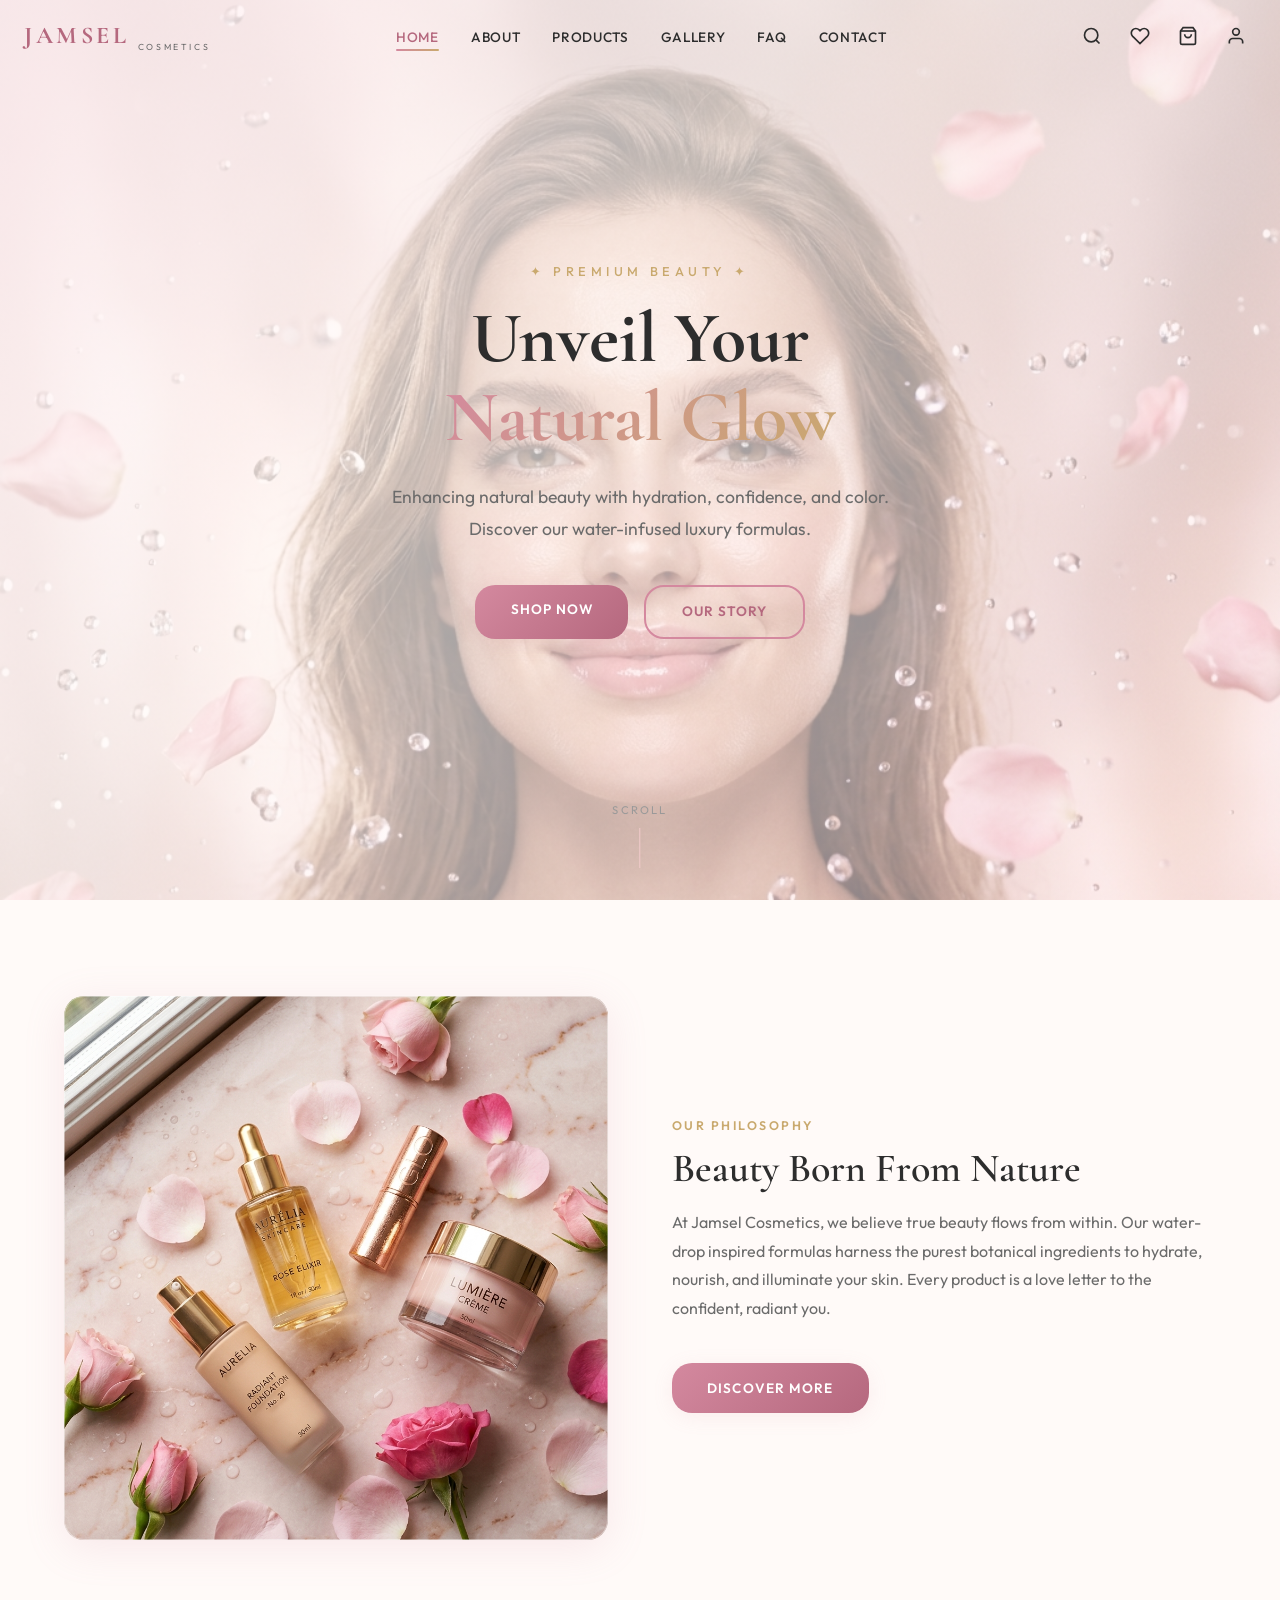
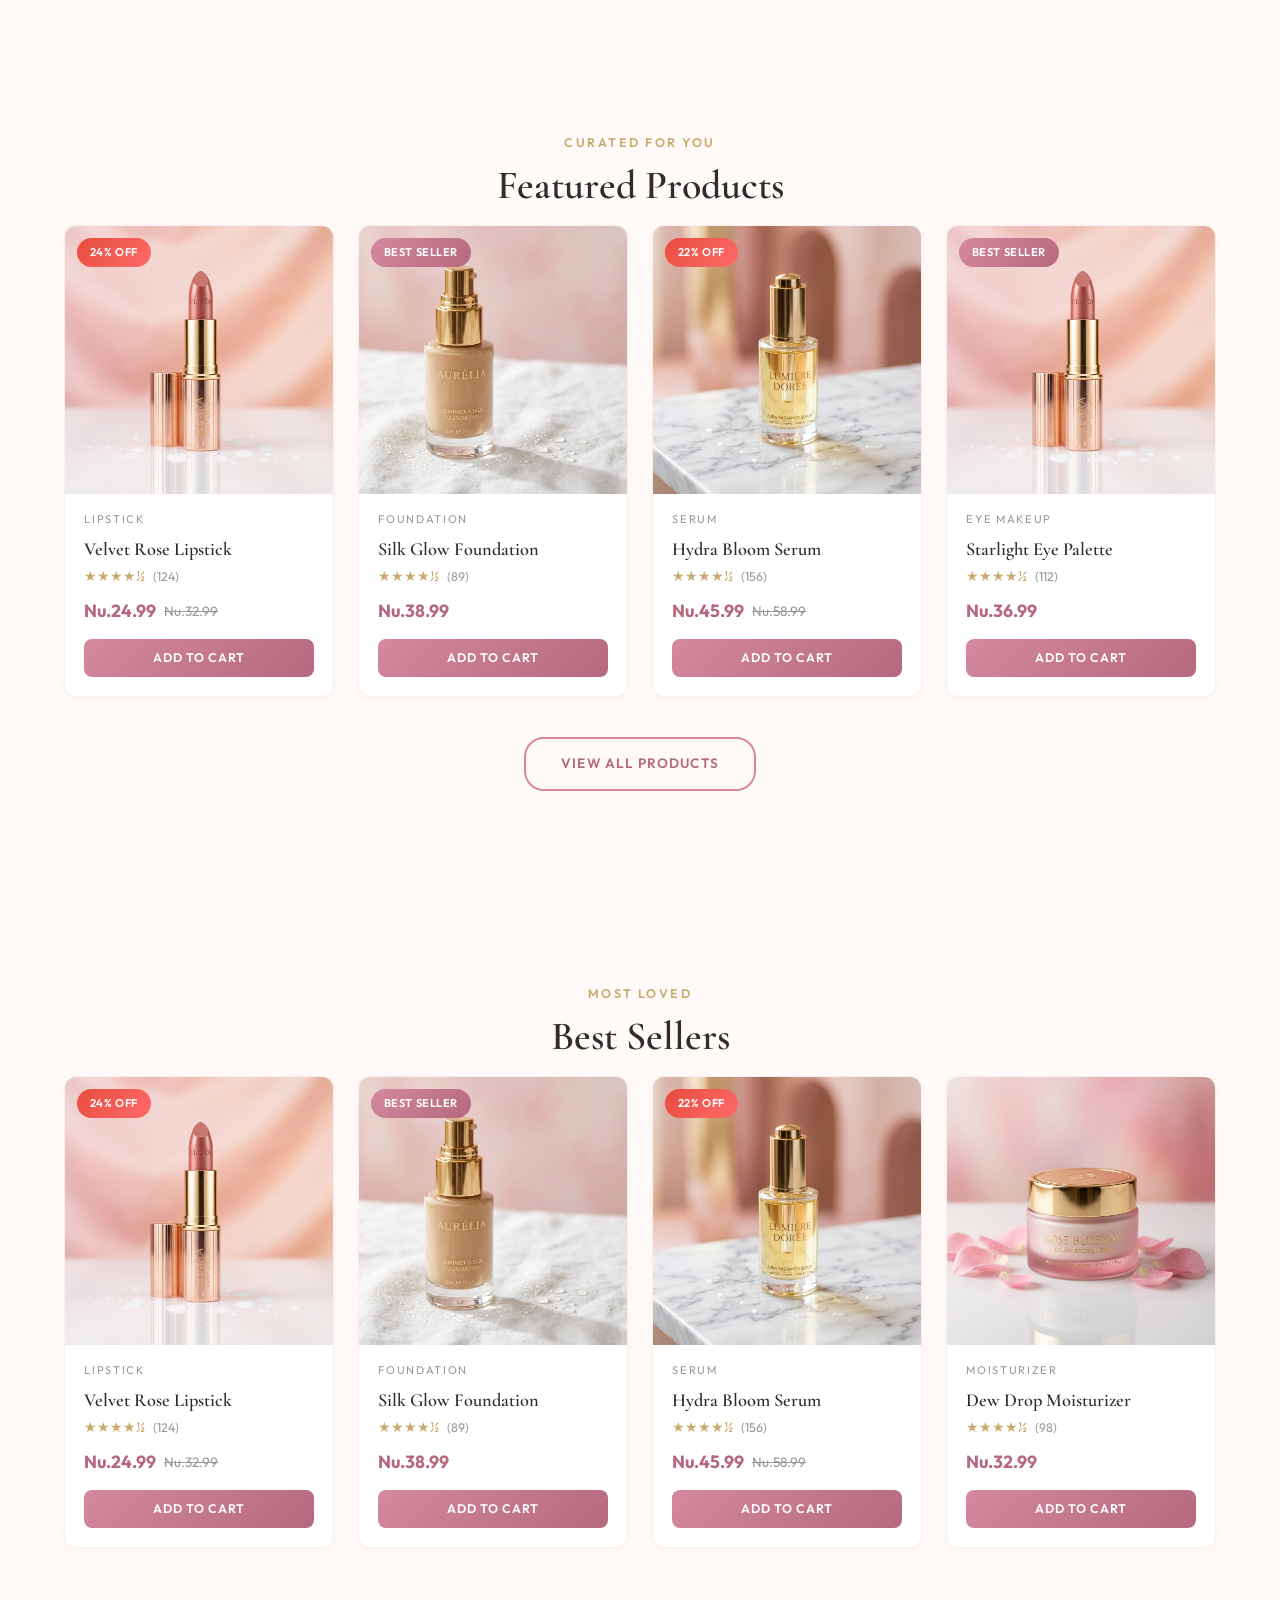
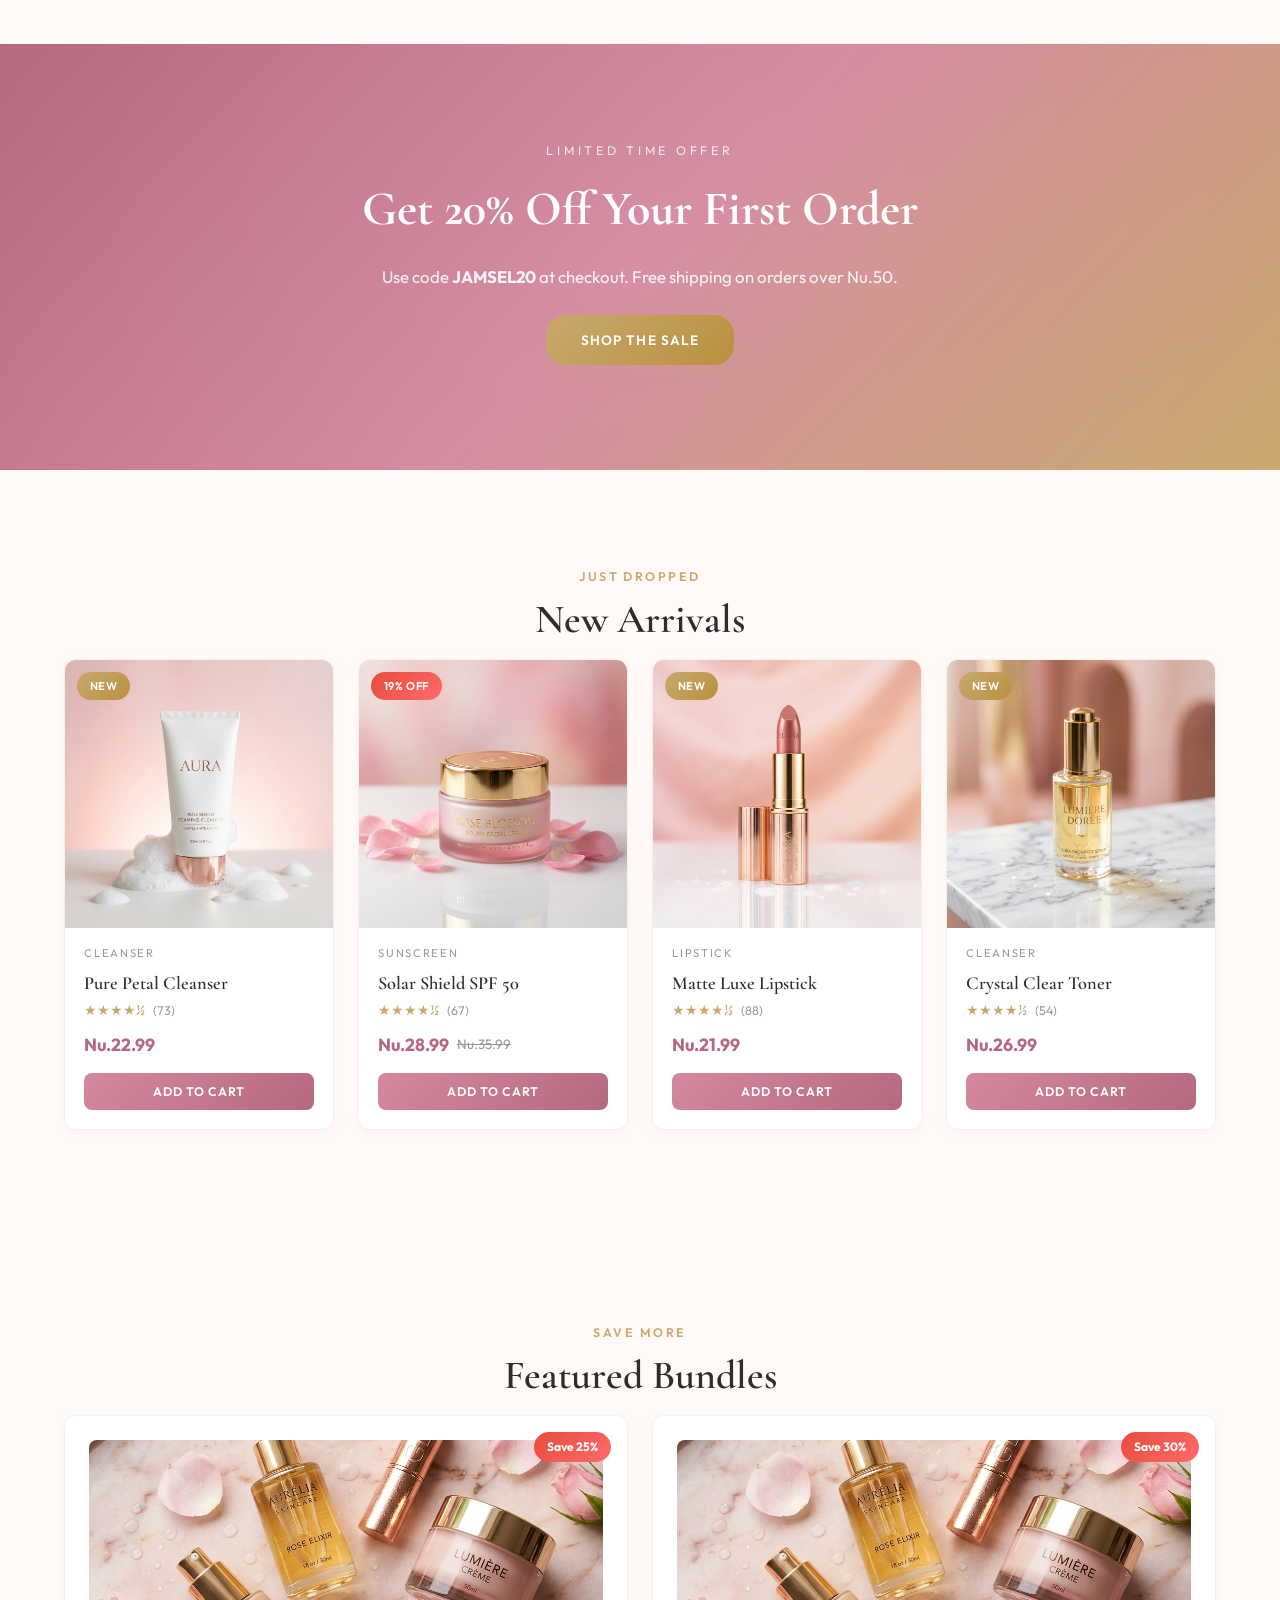
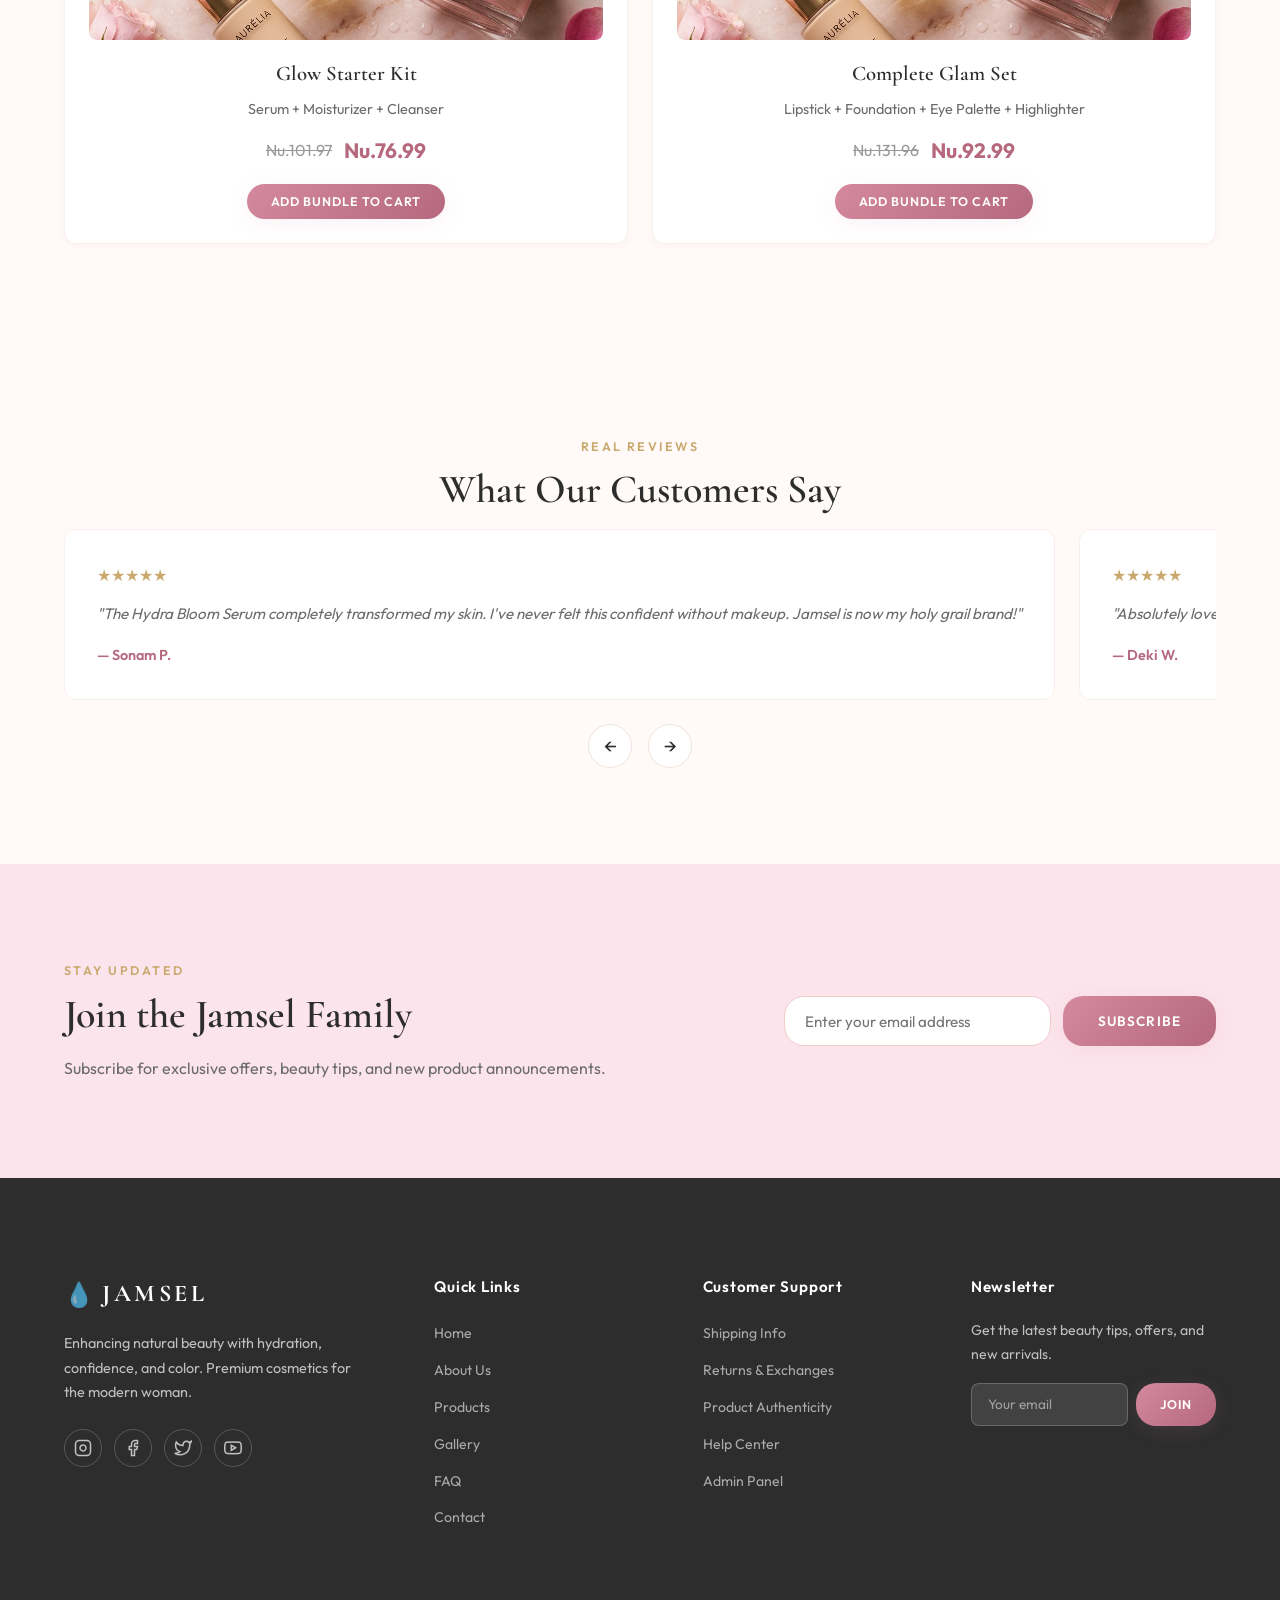
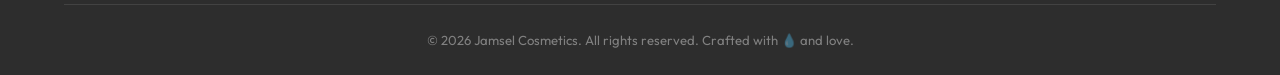
<file: sidd/index.html>
<!DOCTYPE html>
<html lang="en">
<head>
    <meta charset="UTF-8">
    <meta name="viewport" content="width=device-width, initial-scale=1.0">
    <meta name="description" content="Jamsel Cosmetics — Premium luxury beauty products. Enhancing natural beauty with hydration, confidence, and color.">
    <title>Jamsel Cosmetics — Premium Beauty</title>
    <link rel="preconnect" href="https://fonts.googleapis.com">
    <link rel="preconnect" href="https://fonts.gstatic.com" crossorigin>
    <link href="https://fonts.googleapis.com/css2?family=Cormorant+Garamond:ital,wght@0,400;0,500;0,600;0,700;1,400;1,500&family=Outfit:wght@300;400;500;600;700&display=swap" rel="stylesheet">
    <link rel="stylesheet" href="css/style.css">
    <link rel="icon" href="./images/Logo1.png">
</head>
<body>
    <!-- ===================== LOADING SCREEN ===================== -->
    <div id="loading-screen">
        <div class="loader-content">
            <div class="water-drop"></div>
            <p class="loader-brand">JAMSEL</p>
            <p class="loader-tagline">C O S M E T I C S</p>
        </div>
    </div>

    <!-- ===================== HEADER / NAVBAR ===================== -->
    <header id="main-header">
        <nav class="navbar">
            <a href="index.html" class="nav-logo">
             
                <span class="logo-text">JAMSEL</span>
                <span class="logo-sub">COSMETICS</span>
            </a>
            <ul class="nav-links" id="nav-links">
                <li><a href="index.html" class="nav-link active">Home</a></li>
                <li><a href="pages/about.html" class="nav-link">About</a></li>
                <li><a href="pages/products.html" class="nav-link">Products</a></li>
                <li><a href="pages/gallery.html" class="nav-link">Gallery</a></li>
                <li><a href="pages/faq.html" class="nav-link">FAQ</a></li>
                <li><a href="pages/contact.html" class="nav-link">Contact</a></li>
            </ul>
            <div class="nav-actions">
                <button class="nav-icon-btn" id="search-toggle-btn" aria-label="Search">
                    <svg width="20" height="20" viewBox="0 0 24 24" fill="none" stroke="currentColor" stroke-width="2"><circle cx="11" cy="11" r="8"/><path d="m21 21-4.35-4.35"/></svg>
                </button>
                <a href="pages/wishlist.html" class="nav-icon-btn" aria-label="Wishlist">
                    <svg width="20" height="20" viewBox="0 0 24 24" fill="none" stroke="currentColor" stroke-width="2"><path d="M20.84 4.61a5.5 5.5 0 0 0-7.78 0L12 5.67l-1.06-1.06a5.5 5.5 0 0 0-7.78 7.78l1.06 1.06L12 21.23l7.78-7.78 1.06-1.06a5.5 5.5 0 0 0 0-7.78z"/></svg>
                    <span class="badge" id="wishlist-count">0</span>
                </a>
                <a href="pages/cart.html" class="nav-icon-btn" aria-label="Cart">
                    <svg width="20" height="20" viewBox="0 0 24 24" fill="none" stroke="currentColor" stroke-width="2"><path d="M6 2L3 6v14a2 2 0 0 0 2 2h14a2 2 0 0 0 2-2V6l-3-4z"/><line x1="3" y1="6" x2="21" y2="6"/><path d="M16 10a4 4 0 0 1-8 0"/></svg>
                    <span class="badge" id="cart-count">0</span>
                </a>
                <button class="nav-icon-btn" id="login-btn" aria-label="Login">
                    <svg width="20" height="20" viewBox="0 0 24 24" fill="none" stroke="currentColor" stroke-width="2"><path d="M20 21v-2a4 4 0 0 0-4-4H8a4 4 0 0 0-4 4v2"/><circle cx="12" cy="7" r="4"/></svg>
                </button>
                <button class="hamburger" id="hamburger-btn" aria-label="Menu">
                    <span></span><span></span><span></span>
                </button>
            </div>
        </nav>
        <!-- Search Bar -->
        <div class="search-bar" id="search-bar">
            <div class="search-bar-inner">
                <svg width="20" height="20" viewBox="0 0 24 24" fill="none" stroke="currentColor" stroke-width="2"><circle cx="11" cy="11" r="8"/><path d="m21 21-4.35-4.35"/></svg>
                <input type="text" id="search-input" placeholder="Search for products...">
                <button id="search-close-btn" aria-label="Close search">&times;</button>
            </div>
            <div class="search-results" id="search-results"></div>
        </div>
    </header>

    <!-- ===================== MAIN CONTENT ===================== -->
    <main>
        <!-- Hero -->
        <div class="hero">
            <div class="hero-bg">
                <img src="images/hero_banner.png" alt="Jamsel Cosmetics — Luxury Beauty">
            </div>
            <div class="hero-overlay"></div>
            <div class="hero-content">
                <p class="hero-pre animate-fade-up">✦ PREMIUM BEAUTY ✦</p>
                <h1 class="hero-title animate-fade-up delay-1">Unveil Your<br><span class="hero-accent">Natural Glow</span></h1>
                <p class="hero-desc animate-fade-up delay-2">Enhancing natural beauty with hydration, confidence, and color.<br>Discover our water-infused luxury formulas.</p>
                <div class="hero-buttons animate-fade-up delay-3">
                    <a href="pages/products.html" class="btn-primary">Shop Now</a>
                    <a href="pages/about.html" class="btn-outline">Our Story</a>
                </div>
            </div>
            <div class="hero-scroll-indicator">
                <span>Scroll</span>
                <div class="scroll-line"></div>
            </div>
        </div>

        <!-- Brand Story Preview -->
        <div class="section-block brand-preview">
            <div class="container">
                <div class="brand-preview-grid">
                    <div class="brand-preview-img">
                        <img src="images/products_flatlay.png" alt="Jamsel Cosmetics Products">
                    </div>
                    <div class="brand-preview-text">
                        <p class="section-label">Our Philosophy</p>
                        <h2 class="section-title">Beauty Born From Nature</h2>
                        <p class="section-desc">At Jamsel Cosmetics, we believe true beauty flows from within. Our water-drop inspired formulas harness the purest botanical ingredients to hydrate, nourish, and illuminate your skin. Every product is a love letter to the confident, radiant you.</p>
                        <a href="pages/about.html" class="btn-primary">Discover More</a>
                    </div>
                </div>
            </div>
        </div>

        <!-- Featured Products -->
        <div class="section-block featured-section">
            <div class="container">
                <p class="section-label center">Curated For You</p>
                <h2 class="section-title center">Featured Products</h2>
                <div class="products-grid" id="featured-products-grid"></div>
                <div class="center-btn">
                    <a href="pages/products.html" class="btn-outline">View All Products</a>
                </div>
            </div>
        </div>

        <!-- Best Sellers -->
        <div class="section-block bestseller-section">
            <div class="container">
                <p class="section-label center">Most Loved</p>
                <h2 class="section-title center">Best Sellers</h2>
                <div class="products-grid" id="bestseller-products-grid"></div>
            </div>
        </div>

        <!-- Discount Banner -->
        <div class="section-block discount-banner">
            <div class="discount-inner">
                <p class="discount-pre">LIMITED TIME OFFER</p>
                <h2 class="discount-title">Get 20% Off Your First Order</h2>
                <p class="discount-desc">Use code <strong>JAMSEL20</strong> at checkout. Free shipping on orders over Nu.50.</p>
                <a href="pages/products.html" class="btn-primary btn-gold">Shop the Sale</a>
            </div>
        </div>

        <!-- New Arrivals -->
        <div class="section-block new-arrivals-section">
            <div class="container">
                <p class="section-label center">Just Dropped</p>
                <h2 class="section-title center">New Arrivals</h2>
                <div class="products-grid" id="new-arrivals-grid"></div>
            </div>
        </div>

        <!-- Bundle Offers -->
        <div class="section-block bundles-section">
            <div class="container">
                <p class="section-label center">Save More</p>
                <h2 class="section-title center">Featured Bundles</h2>
                <div class="bundles-grid">
                    <div class="bundle-card">
                        <div class="bundle-badge">Save 25%</div>
                        <img src="images/products_flatlay.png" alt="Glow Starter Kit">
                        <h3>Glow Starter Kit</h3>
                        <p>Serum + Moisturizer + Cleanser</p>
                        <div class="bundle-price">
                            <span class="old-price">Nu.101.97</span>
                            <span class="new-price">Nu.76.99</span>
                        </div>
                        <button class="btn-primary btn-sm" onclick="addBundleToCart('bundle1')">Add Bundle to Cart</button>
                    </div>
                    <div class="bundle-card">
                        <div class="bundle-badge">Save 30%</div>
                        <img src="images/products_flatlay.png" alt="Complete Glam Set">
                        <h3>Complete Glam Set</h3>
                        <p>Lipstick + Foundation + Eye Palette + Highlighter</p>
                        <div class="bundle-price">
                            <span class="old-price">Nu.131.96</span>
                            <span class="new-price">Nu.92.99</span>
                        </div>
                        <button class="btn-primary btn-sm" onclick="addBundleToCart('bundle2')">Add Bundle to Cart</button>
                    </div>
                </div>
            </div>
        </div>

        <!-- Testimonials -->
        <div class="section-block testimonials-section">
            <div class="container">
                <p class="section-label center">Real Reviews</p>
                <h2 class="section-title center">What Our Customers Say</h2>
                <div class="testimonials-slider" id="testimonials-slider">
                    <div class="testimonial-track" id="testimonial-track">
                        <div class="testimonial-card">
                            <div class="testimonial-stars">★★★★★</div>
                            <p class="testimonial-text">"The Hydra Bloom Serum completely transformed my skin. I've never felt this confident without makeup. Jamsel is now my holy grail brand!"</p>
                            <p class="testimonial-author">— Sonam P.</p>
                        </div>
                        <div class="testimonial-card">
                            <div class="testimonial-stars">★★★★★</div>
                            <p class="testimonial-text">"Absolutely love the Velvet Rose Lipstick — the colour is divine and it lasts all day. The packaging is so luxurious too!"</p>
                            <p class="testimonial-author">— Deki W.</p>
                        </div>
                        <div class="testimonial-card">
                            <div class="testimonial-stars">★★★★★</div>
                            <p class="testimonial-text">"The Silk Glow Foundation gives the most natural, dewy finish. It feels like a second skin. I'm obsessed!"</p>
                            <p class="testimonial-author">— Tshering L.</p>
                        </div>
                        <div class="testimonial-card">
                            <div class="testimonial-stars">★★★★☆</div>
                            <p class="testimonial-text">"Beautiful products and gorgeous packaging. The Dew Drop Moisturizer keeps my skin hydrated for 24 hours. Truly premium quality."</p>
                            <p class="testimonial-author">— Pema K.</p>
                        </div>
                        <div class="testimonial-card">
                            <div class="testimonial-stars">★★★★★</div>
                            <p class="testimonial-text">"I've tried countless brands but nothing compares to Jamsel. The ingredients are clean and my sensitive skin loves every product."</p>
                            <p class="testimonial-author">— Karma D.</p>
                        </div>
                    </div>
                    <div class="slider-controls">
                        <button class="slider-btn prev-btn" id="testimonial-prev" aria-label="Previous">&larr;</button>
                        <button class="slider-btn next-btn" id="testimonial-next" aria-label="Next">&rarr;</button>
                    </div>
                </div>
            </div>
        </div>

        <!-- Newsletter -->
        <div class="section-block newsletter-section">
            <div class="container">
                <div class="newsletter-inner">
                    <div class="newsletter-text">
                        <p class="section-label">Stay Updated</p>
                        <h2 class="section-title">Join the Jamsel Family</h2>
                        <p class="section-desc">Subscribe for exclusive offers, beauty tips, and new product announcements.</p>
                    </div>
                    <form class="newsletter-form" id="newsletter-form">
                        <input type="email" placeholder="Enter your email address" required>
                        <button type="submit" class="btn-primary">Subscribe</button>
                    </form>
                </div>
            </div>
        </div>
    </main>

    <!-- ===================== FOOTER ===================== -->
    <footer id="main-footer">
        <div class="footer-content">
            <div class="footer-grid">
                <div class="footer-brand">
                    <div class="footer-logo">
                        <span class="logo-icon">💧</span>
                        <span class="logo-text">JAMSEL</span>
                    </div>
                    <p>Enhancing natural beauty with hydration, confidence, and color. Premium cosmetics for the modern woman.</p>
                    <div class="footer-social">
                        <a href="#" aria-label="Instagram"><svg width="18" height="18" viewBox="0 0 24 24" fill="none" stroke="currentColor" stroke-width="2"><rect x="2" y="2" width="20" height="20" rx="5" ry="5"/><path d="M16 11.37A4 4 0 1112.63 8 4 4 0 0116 11.37z"/><line x1="17.5" y1="6.5" x2="17.51" y2="6.5"/></svg></a>
                        <a href="#" aria-label="Facebook"><svg width="18" height="18" viewBox="0 0 24 24" fill="none" stroke="currentColor" stroke-width="2"><path d="M18 2h-3a5 5 0 00-5 5v3H7v4h3v8h4v-8h3l1-4h-4V7a1 1 0 011-1h3z"/></svg></a>
                        <a href="#" aria-label="Twitter"><svg width="18" height="18" viewBox="0 0 24 24" fill="none" stroke="currentColor" stroke-width="2"><path d="M23 3a10.9 10.9 0 01-3.14 1.53 4.48 4.48 0 00-7.86 3v1A10.66 10.66 0 013 4s-4 9 5 13a11.64 11.64 0 01-7 2c9 5 20 0 20-11.5a4.5 4.5 0 00-.08-.83A7.72 7.72 0 0023 3z"/></svg></a>
                        <a href="#" aria-label="YouTube"><svg width="18" height="18" viewBox="0 0 24 24" fill="none" stroke="currentColor" stroke-width="2"><path d="M22.54 6.42a2.78 2.78 0 00-1.94-2C18.88 4 12 4 12 4s-6.88 0-8.6.46a2.78 2.78 0 00-1.94 2A29 29 0 001 11.75a29 29 0 00.46 5.33A2.78 2.78 0 003.4 19.1c1.72.46 8.6.46 8.6.46s6.88 0 8.6-.46a2.78 2.78 0 001.94-2 29 29 0 00.46-5.25 29 29 0 00-.46-5.43z"/><polygon points="9.75 15.02 15.5 11.75 9.75 8.48 9.75 15.02"/></svg></a>
                    </div>
                </div>
                <div class="footer-links">
                    <h4>Quick Links</h4>
                    <ul>
                        <li><a href="index.html">Home</a></li>
                        <li><a href="pages/about.html">About Us</a></li>
                        <li><a href="pages/products.html">Products</a></li>
                        <li><a href="pages/gallery.html">Gallery</a></li>
                        <li><a href="pages/faq.html">FAQ</a></li>
                        <li><a href="pages/contact.html">Contact</a></li>
                    </ul>
                </div>
                <div class="footer-links">
                    <h4>Customer Support</h4>
                    <ul>
                        <li><a href="pages/faq.html">Shipping Info</a></li>
                        <li><a href="pages/faq.html">Returns &amp; Exchanges</a></li>
                        <li><a href="pages/faq.html">Product Authenticity</a></li>
                        <li><a href="pages/contact.html">Help Center</a></li>
                        <li><a href="pages/admin.html" target="_blank">Admin Panel</a></li>
                    </ul>
                </div>
                <div class="footer-newsletter">
                    <h4>Newsletter</h4>
                    <p>Get the latest beauty tips, offers, and new arrivals.</p>
                    <form class="footer-newsletter-form" id="footer-newsletter-form">
                        <input type="email" placeholder="Your email" required>
                        <button type="submit" class="btn-primary btn-sm">Join</button>
                    </form>
                </div>
            </div>
            <div class="footer-bottom">
                <p>&copy; 2026 Jamsel Cosmetics. All rights reserved. Crafted with 💧 and love.</p>
            </div>
        </div>
    </footer>

    <!-- Back to Top -->
    <button id="back-to-top" aria-label="Back to top">
        <svg width="20" height="20" viewBox="0 0 24 24" fill="none" stroke="currentColor" stroke-width="2.5"><polyline points="18 15 12 9 6 15"/></svg>
    </button>

    <!-- Quick View Modal -->
    <div class="modal-overlay" id="quick-view-modal">
        <div class="modal-content">
            <button class="modal-close" id="modal-close">&times;</button>
            <div id="quick-view-content"></div>
        </div>
    </div>

    <!-- Login Modal -->
    <div class="modal-overlay" id="login-modal">
        <div class="modal-content login-modal-content">
            <button class="modal-close" id="login-modal-close">&times;</button>
            <div class="login-content">
                <h2>Welcome Back</h2>
                <p>Sign in to your Jamsel account</p>
                <form class="login-form" id="login-form">
                    <div class="form-group"><label for="login-email">Email</label><input type="email" id="login-email" placeholder="your@email.com"></div>
                    <div class="form-group"><label for="login-password">Password</label><input type="password" id="login-password" placeholder="••••••••"></div>
                    <button type="submit" class="btn-primary btn-full">Sign In</button>
                </form>
                <p class="login-note">This is a UI demo. No actual authentication.</p>
            </div>
        </div>
    </div>

    <!-- Toast -->
    <div class="toast-container" id="toast-container"></div>

    <script src="js/script.js"></script>
    <script>
        document.addEventListener('DOMContentLoaded', () => {
            // Home page specific: render product grids
            renderProductGrid('featured-products-grid', products.filter(p => p.badge === 'bestseller').slice(0, 4));
            renderProductGrid('bestseller-products-grid', products.filter(p => p.rating >= 4.7).slice(0, 4));
            renderProductGrid('new-arrivals-grid', products.filter(p => p.isNew).slice(0, 4));
            initTestimonialSlider();
        });
    </script>
</body>
</html>
</file>
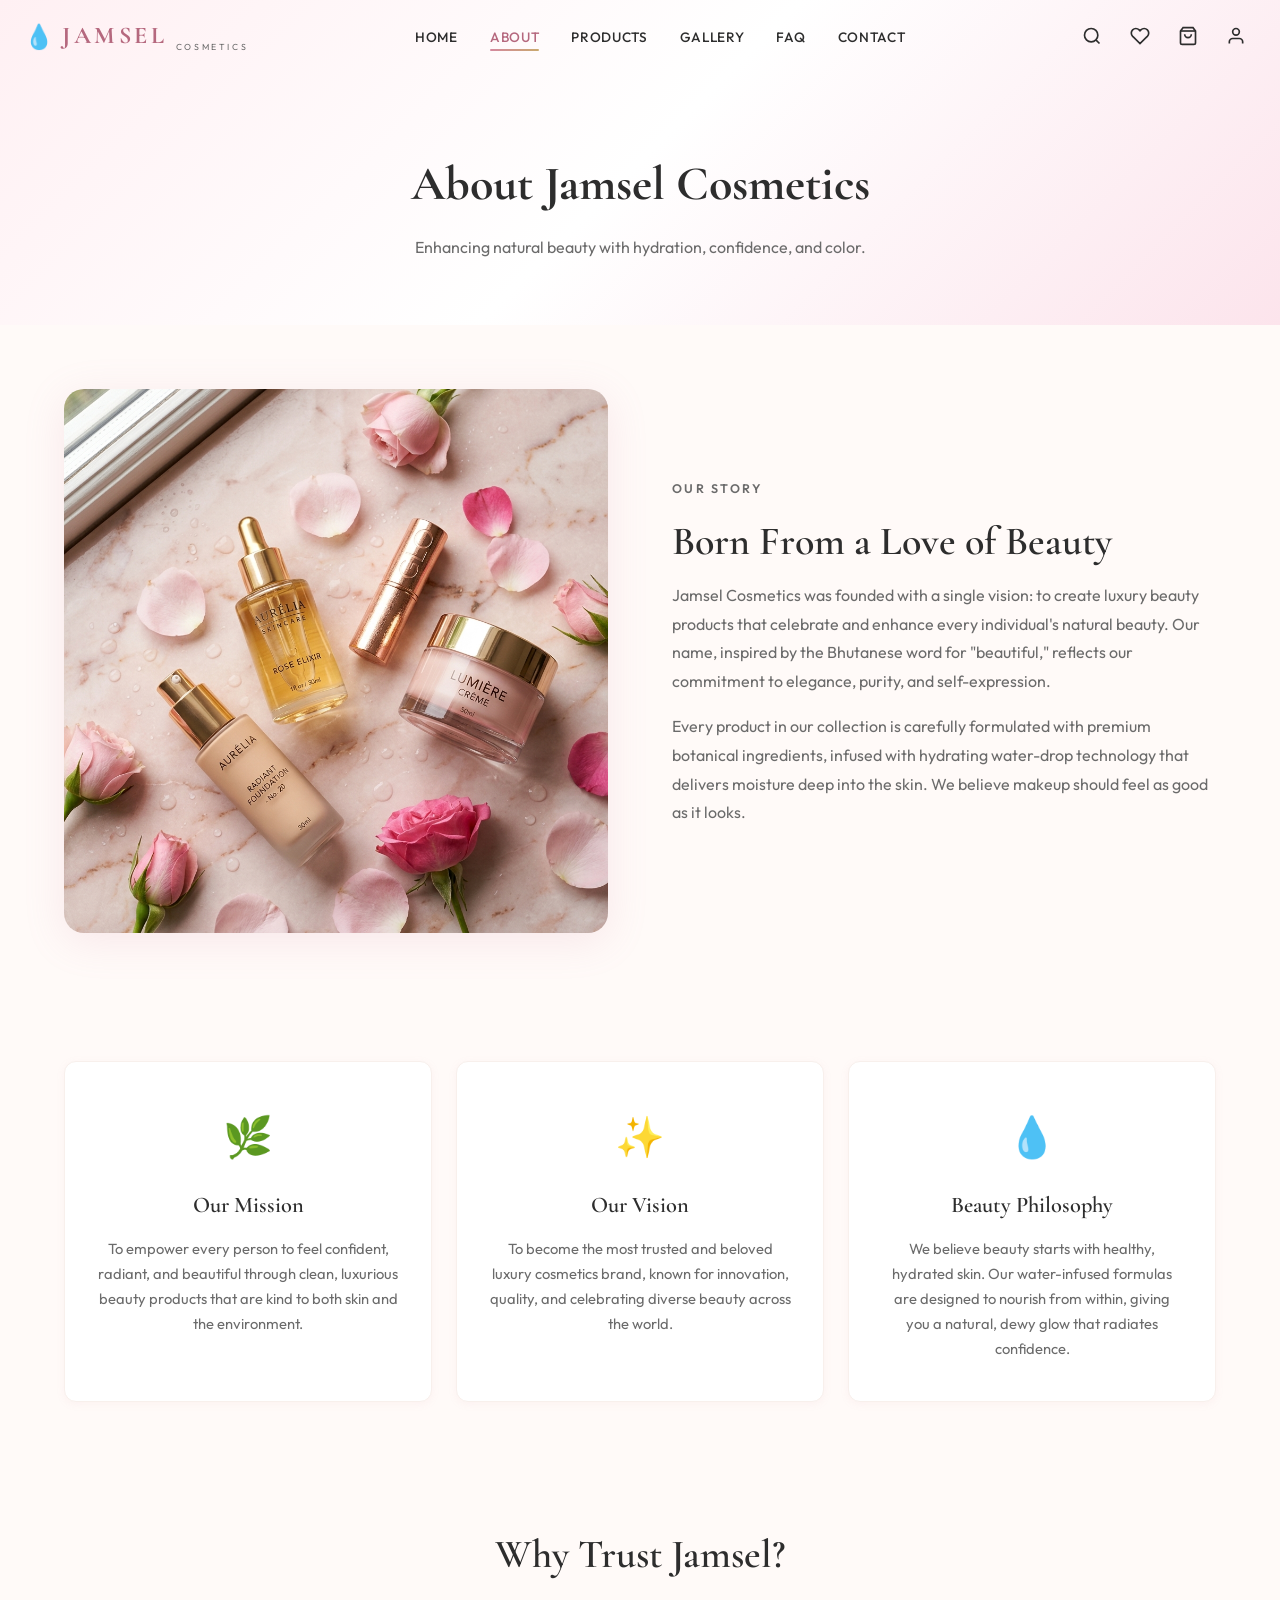
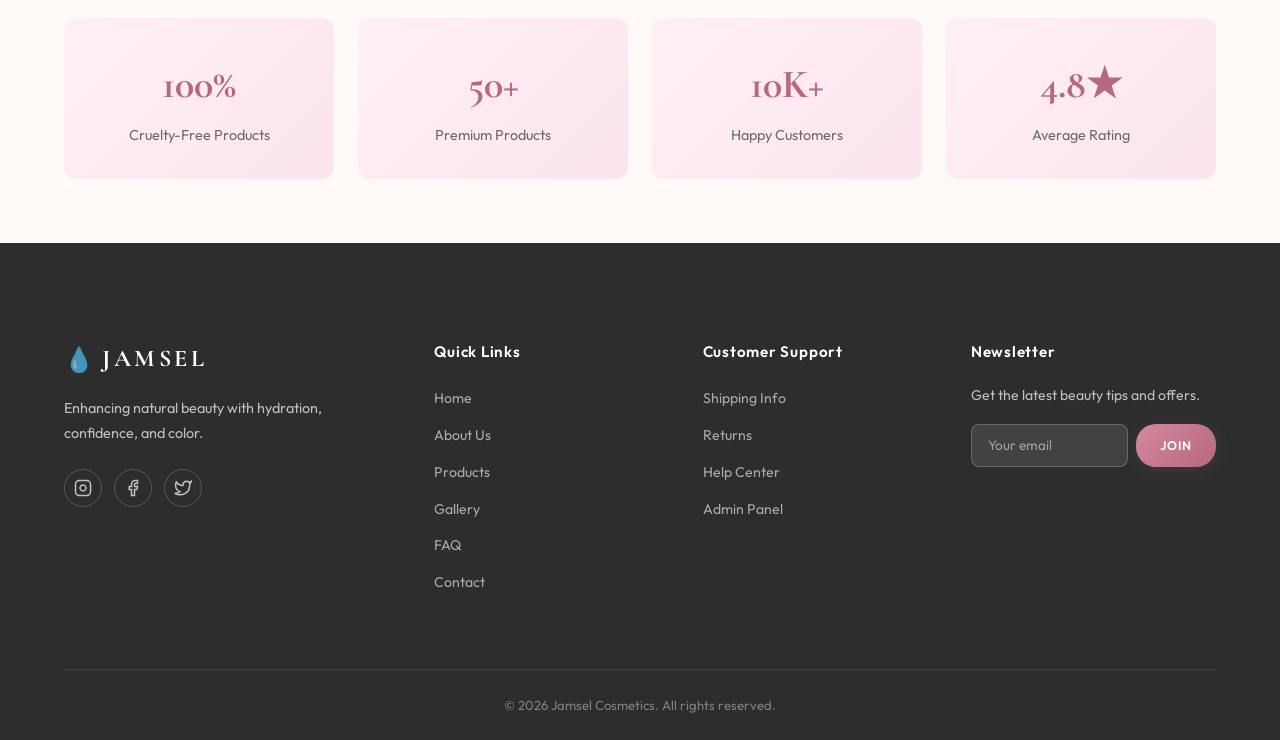
<file: sidd/pages/about.html>
<!DOCTYPE html>
<html lang="en">
<head>
    <meta charset="UTF-8">
    <meta name="viewport" content="width=device-width, initial-scale=1.0">
    <meta name="description" content="Discover the story behind Jamsel Cosmetics — our mission, vision, and beauty philosophy.">
    <title>About Us — Jamsel Cosmetics</title>
    <link rel="preconnect" href="https://fonts.googleapis.com">
    <link rel="preconnect" href="https://fonts.gstatic.com" crossorigin>
    <link href="https://fonts.googleapis.com/css2?family=Cormorant+Garamond:ital,wght@0,400;0,500;0,600;0,700;1,400;1,500&family=Outfit:wght@300;400;500;600;700&display=swap" rel="stylesheet">
    <link rel="stylesheet" href="../css/style.css">
    <link rel="icon" href="./images/Logo1.png" type="image/png">
</head>
<body>
    <!-- Header -->
    <header id="main-header">
        <nav class="navbar">
            <a href="../index.html" class="nav-logo"><span class="logo-icon">💧</span><span class="logo-text">JAMSEL</span><span class="logo-sub">COSMETICS</span></a>
            <ul class="nav-links" id="nav-links">
                <li><a href="../index.html" class="nav-link">Home</a></li>
                <li><a href="about.html" class="nav-link active">About</a></li>
                <li><a href="products.html" class="nav-link">Products</a></li>
                <li><a href="gallery.html" class="nav-link">Gallery</a></li>
                <li><a href="faq.html" class="nav-link">FAQ</a></li>
                <li><a href="contact.html" class="nav-link">Contact</a></li>
            </ul>
            <div class="nav-actions">
                <button class="nav-icon-btn" id="search-toggle-btn" aria-label="Search"><svg width="20" height="20" viewBox="0 0 24 24" fill="none" stroke="currentColor" stroke-width="2"><circle cx="11" cy="11" r="8"/><path d="m21 21-4.35-4.35"/></svg></button>
                <a href="wishlist.html" class="nav-icon-btn" aria-label="Wishlist"><svg width="20" height="20" viewBox="0 0 24 24" fill="none" stroke="currentColor" stroke-width="2"><path d="M20.84 4.61a5.5 5.5 0 0 0-7.78 0L12 5.67l-1.06-1.06a5.5 5.5 0 0 0-7.78 7.78l1.06 1.06L12 21.23l7.78-7.78 1.06-1.06a5.5 5.5 0 0 0 0-7.78z"/></svg><span class="badge" id="wishlist-count">0</span></a>
                <a href="cart.html" class="nav-icon-btn" aria-label="Cart"><svg width="20" height="20" viewBox="0 0 24 24" fill="none" stroke="currentColor" stroke-width="2"><path d="M6 2L3 6v14a2 2 0 0 0 2 2h14a2 2 0 0 0 2-2V6l-3-4z"/><line x1="3" y1="6" x2="21" y2="6"/><path d="M16 10a4 4 0 0 1-8 0"/></svg><span class="badge" id="cart-count">0</span></a>
                <button class="nav-icon-btn" id="login-btn" aria-label="Login"><svg width="20" height="20" viewBox="0 0 24 24" fill="none" stroke="currentColor" stroke-width="2"><path d="M20 21v-2a4 4 0 0 0-4-4H8a4 4 0 0 0-4 4v2"/><circle cx="12" cy="7" r="4"/></svg></button>
                <button class="hamburger" id="hamburger-btn" aria-label="Menu"><span></span><span></span><span></span></button>
            </div>
        </nav>
        <div class="search-bar" id="search-bar">
            <div class="search-bar-inner"><svg width="20" height="20" viewBox="0 0 24 24" fill="none" stroke="currentColor" stroke-width="2"><circle cx="11" cy="11" r="8"/><path d="m21 21-4.35-4.35"/></svg><input type="text" id="search-input" placeholder="Search for products..."><button id="search-close-btn" aria-label="Close">&times;</button></div>
            <div class="search-results" id="search-results"></div>
        </div>
    </header>

    <main>
        <div class="page-hero">
            <h1>About Jamsel Cosmetics</h1>
            <p>Enhancing natural beauty with hydration, confidence, and color.</p>
        </div>
        <div class="container">
            <div class="about-grid">
                <div class="about-img"><img src="../images/products_flatlay.png" alt="Jamsel Cosmetics Story"></div>
                <div class="about-text">
                    <p class="section-label">Our Story</p>
                    <h2 class="section-title">Born From a Love of Beauty</h2>
                    <p>Jamsel Cosmetics was founded with a single vision: to create luxury beauty products that celebrate and enhance every individual's natural beauty. Our name, inspired by the Bhutanese word for "beautiful," reflects our commitment to elegance, purity, and self-expression.</p>
                    <p>Every product in our collection is carefully formulated with premium botanical ingredients, infused with hydrating water-drop technology that delivers moisture deep into the skin. We believe makeup should feel as good as it looks.</p>
                </div>
            </div>
            <div class="about-values">
                <div class="value-card"><div class="value-icon">🌿</div><h3>Our Mission</h3><p>To empower every person to feel confident, radiant, and beautiful through clean, luxurious beauty products that are kind to both skin and the environment.</p></div>
                <div class="value-card"><div class="value-icon">✨</div><h3>Our Vision</h3><p>To become the most trusted and beloved luxury cosmetics brand, known for innovation, quality, and celebrating diverse beauty across the world.</p></div>
                <div class="value-card"><div class="value-icon">💧</div><h3>Beauty Philosophy</h3><p>We believe beauty starts with healthy, hydrated skin. Our water-infused formulas are designed to nourish from within, giving you a natural, dewy glow that radiates confidence.</p></div>
            </div>
            <div class="trust-section">
                <h2 class="section-title center">Why Trust Jamsel?</h2>
                <div class="trust-grid">
                    <div class="trust-item"><span class="trust-number">100%</span><p>Cruelty-Free Products</p></div>
                    <div class="trust-item"><span class="trust-number">50+</span><p>Premium Products</p></div>
                    <div class="trust-item"><span class="trust-number">10K+</span><p>Happy Customers</p></div>
                    <div class="trust-item"><span class="trust-number">4.8★</span><p>Average Rating</p></div>
                </div>
            </div>
        </div>
    </main>

    <!-- Footer -->
    <footer id="main-footer">
        <div class="footer-content">
            <div class="footer-grid">
                <div class="footer-brand"><div class="footer-logo"><span class="logo-icon">💧</span><span class="logo-text">JAMSEL</span></div><p>Enhancing natural beauty with hydration, confidence, and color.</p><div class="footer-social"><a href="#" aria-label="Instagram"><svg width="18" height="18" viewBox="0 0 24 24" fill="none" stroke="currentColor" stroke-width="2"><rect x="2" y="2" width="20" height="20" rx="5" ry="5"/><path d="M16 11.37A4 4 0 1112.63 8 4 4 0 0116 11.37z"/><line x1="17.5" y1="6.5" x2="17.51" y2="6.5"/></svg></a><a href="#" aria-label="Facebook"><svg width="18" height="18" viewBox="0 0 24 24" fill="none" stroke="currentColor" stroke-width="2"><path d="M18 2h-3a5 5 0 00-5 5v3H7v4h3v8h4v-8h3l1-4h-4V7a1 1 0 011-1h3z"/></svg></a><a href="#" aria-label="Twitter"><svg width="18" height="18" viewBox="0 0 24 24" fill="none" stroke="currentColor" stroke-width="2"><path d="M23 3a10.9 10.9 0 01-3.14 1.53 4.48 4.48 0 00-7.86 3v1A10.66 10.66 0 013 4s-4 9 5 13a11.64 11.64 0 01-7 2c9 5 20 0 20-11.5a4.5 4.5 0 00-.08-.83A7.72 7.72 0 0023 3z"/></svg></a></div></div>
                <div class="footer-links"><h4>Quick Links</h4><ul><li><a href="../index.html">Home</a></li><li><a href="about.html">About Us</a></li><li><a href="products.html">Products</a></li><li><a href="gallery.html">Gallery</a></li><li><a href="faq.html">FAQ</a></li><li><a href="contact.html">Contact</a></li></ul></div>
                <div class="footer-links"><h4>Customer Support</h4><ul><li><a href="faq.html">Shipping Info</a></li><li><a href="faq.html">Returns</a></li><li><a href="contact.html">Help Center</a></li><li><a href="admin.html" target="_blank">Admin Panel</a></li></ul></div>
                <div class="footer-newsletter"><h4>Newsletter</h4><p>Get the latest beauty tips and offers.</p><form class="footer-newsletter-form" id="footer-newsletter-form"><input type="email" placeholder="Your email" required><button type="submit" class="btn-primary btn-sm">Join</button></form></div>
            </div>
            <div class="footer-bottom"><p>&copy; 2026 Jamsel Cosmetics. All rights reserved.</p></div>
        </div>
    </footer>
    <button id="back-to-top" aria-label="Back to top"><svg width="20" height="20" viewBox="0 0 24 24" fill="none" stroke="currentColor" stroke-width="2.5"><polyline points="18 15 12 9 6 15"/></svg></button>
    <div class="modal-overlay" id="quick-view-modal"><div class="modal-content"><button class="modal-close" id="modal-close">&times;</button><div id="quick-view-content"></div></div></div>
    <div class="modal-overlay" id="login-modal"><div class="modal-content login-modal-content"><button class="modal-close" id="login-modal-close">&times;</button><div class="login-content"><h2>Welcome Back</h2><p>Sign in to your Jamsel account</p><form class="login-form" id="login-form"><div class="form-group"><label for="login-email">Email</label><input type="email" id="login-email" placeholder="your@email.com"></div><div class="form-group"><label for="login-password">Password</label><input type="password" id="login-password" placeholder="••••••••"></div><button type="submit" class="btn-primary btn-full">Sign In</button></form><p class="login-note">UI demo only.</p></div></div></div>
    <div class="toast-container" id="toast-container"></div>
    <script src="../js/script.js"></script>
</body>
</html>
</file>
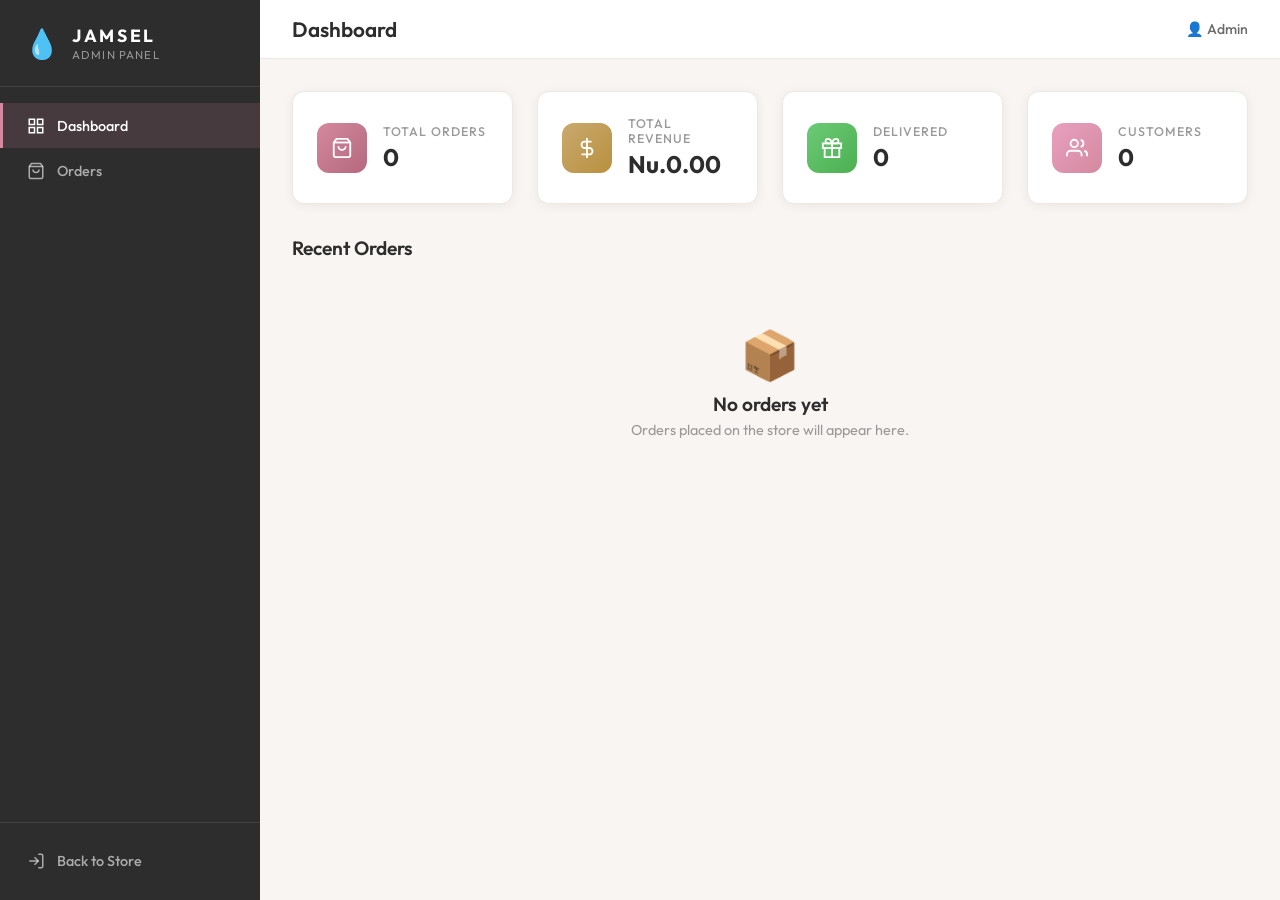
<file: sidd/pages/admin.html>
<!DOCTYPE html>
<html lang="en">
<head>
    <meta charset="UTF-8">
    <meta name="viewport" content="width=device-width, initial-scale=1.0">
    <title>Jamsel Cosmetics — Admin Dashboard</title>
    <link rel="preconnect" href="https://fonts.googleapis.com">
    <link rel="preconnect" href="https://fonts.gstatic.com" crossorigin>
    <link href="https://fonts.googleapis.com/css2?family=Outfit:wght@300;400;500;600;700&display=swap" rel="stylesheet">
    <link rel="stylesheet" href="../css/admin.css">
    <link rel="icon" href="./images/Logo1.png">
</head>
<body>
    <!-- Admin Sidebar -->
    <aside class="sidebar" id="sidebar">
        <div class="sidebar-header">
            <span class="sidebar-logo">💧</span>
            <div>
                <h2>JAMSEL</h2>
                <p>Admin Panel</p>
            </div>
        </div>
        <nav class="sidebar-nav">
            <a href="#" class="sidebar-link active" data-tab="dashboard">
                <svg width="18" height="18" viewBox="0 0 24 24" fill="none" stroke="currentColor" stroke-width="2"><rect x="3" y="3" width="7" height="7"/><rect x="14" y="3" width="7" height="7"/><rect x="14" y="14" width="7" height="7"/><rect x="3" y="14" width="7" height="7"/></svg>
                Dashboard
            </a>
            <a href="#" class="sidebar-link" data-tab="orders">
                <svg width="18" height="18" viewBox="0 0 24 24" fill="none" stroke="currentColor" stroke-width="2"><path d="M6 2L3 6v14a2 2 0 0 0 2 2h14a2 2 0 0 0 2-2V6l-3-4z"/><line x1="3" y1="6" x2="21" y2="6"/><path d="M16 10a4 4 0 0 1-8 0"/></svg>
                Orders
            </a>
        </nav>
        <div class="sidebar-footer">
            <a href="../index.html" class="sidebar-link">
                <svg width="18" height="18" viewBox="0 0 24 24" fill="none" stroke="currentColor" stroke-width="2"><path d="M15 3h4a2 2 0 0 1 2 2v14a2 2 0 0 1-2 2h-4"/><polyline points="10 17 15 12 10 7"/><line x1="15" y1="12" x2="3" y2="12"/></svg>
                Back to Store
            </a>
        </div>
    </aside>

    <!-- Main Content -->
    <main class="admin-main">
        <!-- Top Bar -->
        <header class="admin-topbar">
            <button class="menu-toggle" id="menu-toggle">
                <span></span><span></span><span></span>
            </button>
            <h1 id="page-title">Dashboard</h1>
            <div class="topbar-right">
                <span class="admin-user">👤 Admin</span>
            </div>
        </header>

        <!-- Dashboard Tab -->
        <div class="tab-content active" id="tab-dashboard">
            <div class="stats-grid">
                <div class="stat-card">
                    <div class="stat-icon" style="background: linear-gradient(135deg, #D4899F, #B5687E);">
                        <svg width="22" height="22" viewBox="0 0 24 24" fill="none" stroke="white" stroke-width="2"><path d="M6 2L3 6v14a2 2 0 0 0 2 2h14a2 2 0 0 0 2-2V6l-3-4z"/><line x1="3" y1="6" x2="21" y2="6"/><path d="M16 10a4 4 0 0 1-8 0"/></svg>
                    </div>
                    <div class="stat-info">
                        <p class="stat-label">Total Orders</p>
                        <h3 class="stat-value" id="stat-total-orders">0</h3>
                    </div>
                </div>
                <div class="stat-card">
                    <div class="stat-icon" style="background: linear-gradient(135deg, #C9A96E, #B8903E);">
                        <svg width="22" height="22" viewBox="0 0 24 24" fill="none" stroke="white" stroke-width="2"><line x1="12" y1="1" x2="12" y2="23"/><path d="M17 5H9.5a3.5 3.5 0 0 0 0 7h5a3.5 3.5 0 0 1 0 7H6"/></svg>
                    </div>
                    <div class="stat-info">
                        <p class="stat-label">Total Revenue</p>
                        <h3 class="stat-value" id="stat-revenue">Nu.0.00</h3>
                    </div>
                </div>
                <div class="stat-card">
                    <div class="stat-icon" style="background: linear-gradient(135deg, #6BCB77, #4CAF50);">
                        <svg width="22" height="22" viewBox="0 0 24 24" fill="none" stroke="white" stroke-width="2"><polyline points="20 12 20 22 4 22 4 12"/><rect x="2" y="7" width="20" height="5"/><line x1="12" y1="22" x2="12" y2="7"/><path d="M12 7H7.5a2.5 2.5 0 0 1 0-5C11 2 12 7 12 7z"/><path d="M12 7h4.5a2.5 2.5 0 0 0 0-5C13 2 12 7 12 7z"/></svg>
                    </div>
                    <div class="stat-info">
                        <p class="stat-label">Delivered</p>
                        <h3 class="stat-value" id="stat-delivered">0</h3>
                    </div>
                </div>
                <div class="stat-card">
                    <div class="stat-icon" style="background: linear-gradient(135deg, #E8A0BF, #D4899F);">
                        <svg width="22" height="22" viewBox="0 0 24 24" fill="none" stroke="white" stroke-width="2"><path d="M17 21v-2a4 4 0 0 0-4-4H5a4 4 0 0 0-4 4v2"/><circle cx="9" cy="7" r="4"/><path d="M23 21v-2a4 4 0 0 0-3-3.87"/><path d="M16 3.13a4 4 0 0 1 0 7.75"/></svg>
                    </div>
                    <div class="stat-info">
                        <p class="stat-label">Customers</p>
                        <h3 class="stat-value" id="stat-customers">0</h3>
                    </div>
                </div>
            </div>

            <div class="recent-orders">
                <h3>Recent Orders</h3>
                <div class="table-wrapper">
                    <table>
                        <thead>
                            <tr>
                                <th>Order ID</th>
                                <th>Customer</th>
                                <th>Products</th>
                                <th>Amount</th>
                                <th>Date</th>
                                <th>Status</th>
                                <th>Actions</th>
                            </tr>
                        </thead>
                        <tbody id="dashboard-orders-body">
                            <!-- Filled by JS -->
                        </tbody>
                    </table>
                </div>
                <div class="empty-admin" id="dashboard-empty" style="display:none;">
                    <p>📦</p>
                    <h3>No orders yet</h3>
                    <p>Orders placed on the store will appear here.</p>
                </div>
            </div>
        </div>

        <!-- Orders Tab -->
        <div class="tab-content" id="tab-orders">
            <div class="orders-header">
                <h2>All Orders</h2>
                <div class="orders-filters">
                    <button class="order-filter-btn active" data-status="all">All</button>
                    <button class="order-filter-btn" data-status="pending">Pending</button>
                    <button class="order-filter-btn" data-status="shipped">Shipped</button>
                    <button class="order-filter-btn" data-status="delivered">Delivered</button>
                </div>
            </div>
            <div class="table-wrapper">
                <table>
                    <thead>
                        <tr>
                            <th>Order ID</th>
                            <th>Customer</th>
                            <th>Email</th>
                            <th>Phone</th>
                            <th>Address</th>
                            <th>Products</th>
                            <th>Amount</th>
                            <th>Payment</th>
                            <th>Date</th>
                            <th>Status</th>
                            <th>Actions</th>
                        </tr>
                    </thead>
                    <tbody id="all-orders-body">
                        <!-- Filled by JS -->
                    </tbody>
                </table>
            </div>
            <div class="empty-admin" id="orders-empty" style="display:none;">
                <p>📦</p>
                <h3>No orders found</h3>
                <p>Orders placed on the store will appear here.</p>
            </div>
        </div>
    </main>

    <!-- Order Detail Modal -->
    <div class="admin-modal-overlay" id="order-modal">
        <div class="admin-modal">
            <div class="admin-modal-header">
                <h3>Order Details</h3>
                <button class="admin-modal-close" onclick="closeOrderModal()">&times;</button>
            </div>
            <div class="admin-modal-body" id="order-modal-body">
                <!-- Filled by JS -->
            </div>
        </div>
    </div>

    <!-- Toast -->
    <div class="admin-toast-container" id="admin-toast-container"></div>

    <script src="../js/admin.js"></script>
</body>
</html>
</file>
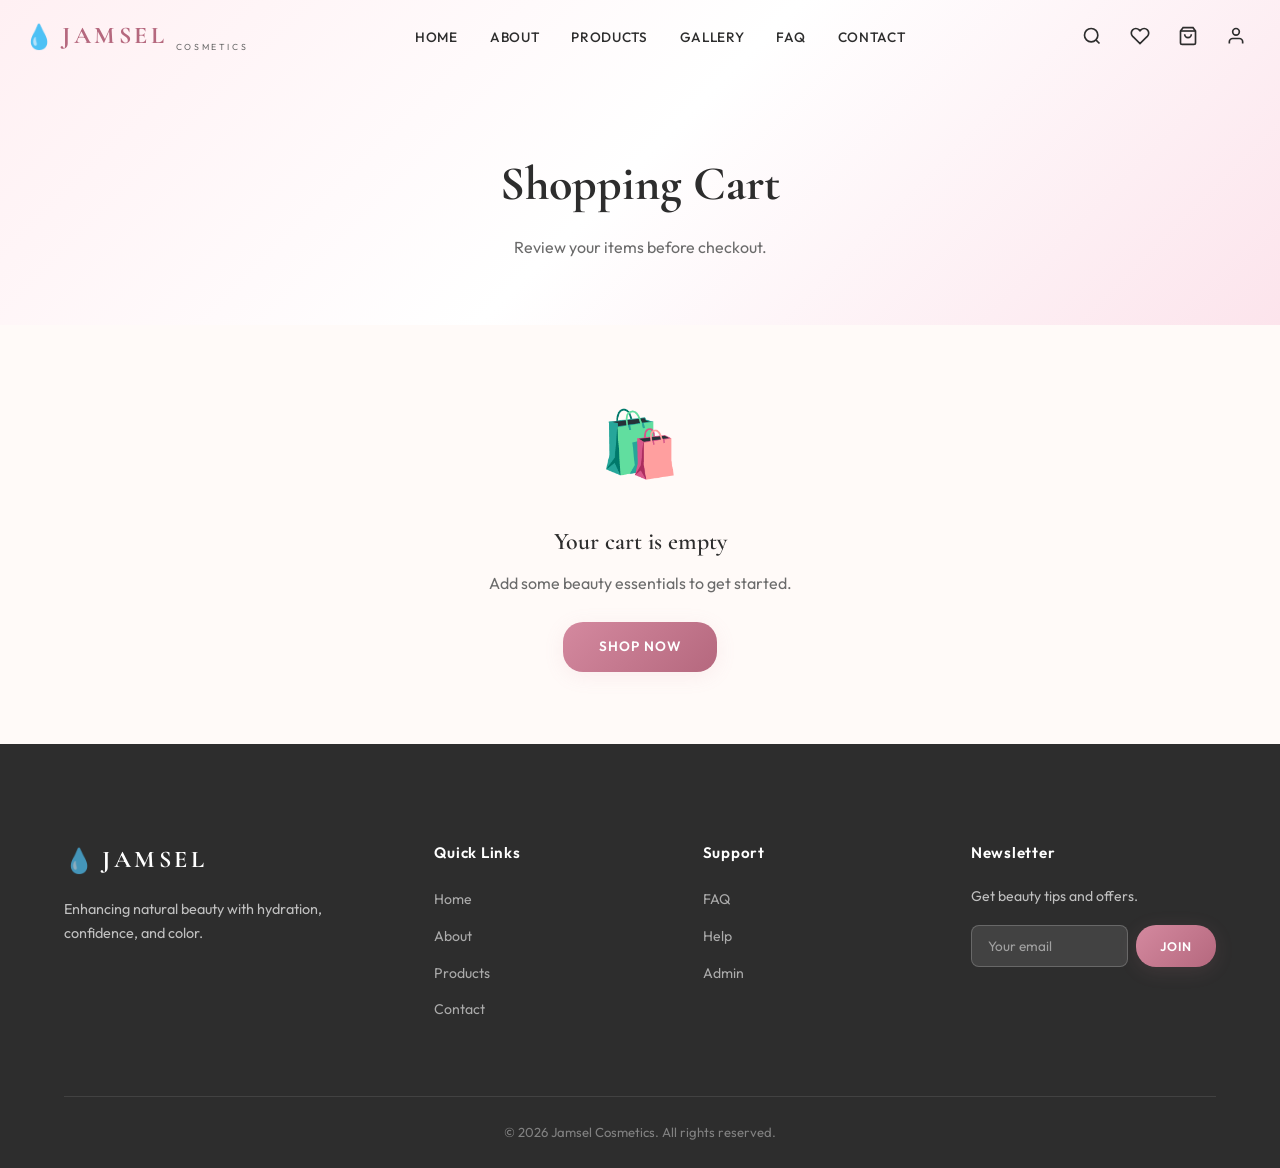
<file: sidd/pages/cart.html>
<!DOCTYPE html>
<html lang="en">
<head>
    <meta charset="UTF-8">
    <meta name="viewport" content="width=device-width, initial-scale=1.0">
    <meta name="description" content="Shopping Cart — Jamsel Cosmetics">
    <title>Cart — Jamsel Cosmetics</title>
    <link rel="preconnect" href="https://fonts.googleapis.com">
    <link rel="preconnect" href="https://fonts.gstatic.com" crossorigin>
    <link href="https://fonts.googleapis.com/css2?family=Cormorant+Garamond:ital,wght@0,400;0,500;0,600;0,700;1,400;1,500&family=Outfit:wght@300;400;500;600;700&display=swap" rel="stylesheet">
    <link rel="stylesheet" href="../css/style.css">
    <link rel="icon" href="./images/Logo1.png">
</head>
<body>
    <!-- Header -->
    <header id="main-header">
        <nav class="navbar">
            <a href="../index.html" class="nav-logo"><span class="logo-icon">💧</span><span class="logo-text">JAMSEL</span><span class="logo-sub">COSMETICS</span></a>
            <ul class="nav-links" id="nav-links">
                <li><a href="../index.html" class="nav-link">Home</a></li>
                <li><a href="about.html" class="nav-link">About</a></li>
                <li><a href="products.html" class="nav-link">Products</a></li>
                <li><a href="gallery.html" class="nav-link">Gallery</a></li>
                <li><a href="faq.html" class="nav-link">FAQ</a></li>
                <li><a href="contact.html" class="nav-link">Contact</a></li>
            </ul>
            <div class="nav-actions">
                <button class="nav-icon-btn" id="search-toggle-btn" aria-label="Search"><svg width="20" height="20" viewBox="0 0 24 24" fill="none" stroke="currentColor" stroke-width="2"><circle cx="11" cy="11" r="8"/><path d="m21 21-4.35-4.35"/></svg></button>
                <a href="wishlist.html" class="nav-icon-btn" aria-label="Wishlist"><svg width="20" height="20" viewBox="0 0 24 24" fill="none" stroke="currentColor" stroke-width="2"><path d="M20.84 4.61a5.5 5.5 0 0 0-7.78 0L12 5.67l-1.06-1.06a5.5 5.5 0 0 0-7.78 7.78l1.06 1.06L12 21.23l7.78-7.78 1.06-1.06a5.5 5.5 0 0 0 0-7.78z"/></svg><span class="badge" id="wishlist-count">0</span></a>
                <a href="cart.html" class="nav-icon-btn" aria-label="Cart"><svg width="20" height="20" viewBox="0 0 24 24" fill="none" stroke="currentColor" stroke-width="2"><path d="M6 2L3 6v14a2 2 0 0 0 2 2h14a2 2 0 0 0 2-2V6l-3-4z"/><line x1="3" y1="6" x2="21" y2="6"/><path d="M16 10a4 4 0 0 1-8 0"/></svg><span class="badge" id="cart-count">0</span></a>
                <button class="nav-icon-btn" id="login-btn" aria-label="Login"><svg width="20" height="20" viewBox="0 0 24 24" fill="none" stroke="currentColor" stroke-width="2"><path d="M20 21v-2a4 4 0 0 0-4-4H8a4 4 0 0 0-4 4v2"/><circle cx="12" cy="7" r="4"/></svg></button>
                <button class="hamburger" id="hamburger-btn" aria-label="Menu"><span></span><span></span><span></span></button>
            </div>
        </nav>
        <div class="search-bar" id="search-bar"><div class="search-bar-inner"><svg width="20" height="20" viewBox="0 0 24 24" fill="none" stroke="currentColor" stroke-width="2"><circle cx="11" cy="11" r="8"/><path d="m21 21-4.35-4.35"/></svg><input type="text" id="search-input" placeholder="Search for products..."><button id="search-close-btn">&times;</button></div><div class="search-results" id="search-results"></div></div>
    </header>

    <main>
        <div class="page-hero">
            <h1>Shopping Cart</h1>
            <p>Review your items before checkout.</p>
        </div>
        <div class="container">
            <div class="cart-layout" id="cart-layout">
                <div class="cart-items" id="cart-items"></div>
                <div class="cart-summary" id="cart-summary">
                    <h3>Order Summary</h3>
                    <div class="summary-row"><span>Subtotal</span><span id="cart-subtotal">Nu.0.00</span></div>
                    <div class="summary-row"><span>Shipping</span><span id="cart-shipping">Nu.5.00</span></div>
                    <div class="summary-divider"></div>
                    <div class="summary-row total"><span>Total</span><span id="cart-total">Nu.5.00</span></div>
                    <a href="checkout.html" class="btn-primary btn-full" style="text-align:center;display:block;">Proceed to Checkout</a>
                    <a href="products.html" class="btn-outline btn-full" style="text-align:center;display:block;margin-top:0.5rem;">Continue Shopping</a>
                </div>
            </div>
            <div class="empty-state" id="cart-empty" style="display:none;">
                <p class="empty-icon">🛍️</p>
                <h3>Your cart is empty</h3>
                <p>Add some beauty essentials to get started.</p>
                <a href="products.html" class="btn-primary">Shop Now</a>
            </div>
        </div>
    </main>

    <!-- Footer -->
    <footer id="main-footer"><div class="footer-content"><div class="footer-grid"><div class="footer-brand"><div class="footer-logo"><span class="logo-icon">💧</span><span class="logo-text">JAMSEL</span></div><p>Enhancing natural beauty with hydration, confidence, and color.</p></div><div class="footer-links"><h4>Quick Links</h4><ul><li><a href="../index.html">Home</a></li><li><a href="about.html">About</a></li><li><a href="products.html">Products</a></li><li><a href="contact.html">Contact</a></li></ul></div><div class="footer-links"><h4>Support</h4><ul><li><a href="faq.html">FAQ</a></li><li><a href="contact.html">Help</a></li><li><a href="admin.html" target="_blank">Admin</a></li></ul></div><div class="footer-newsletter"><h4>Newsletter</h4><p>Get beauty tips and offers.</p><form class="footer-newsletter-form" id="footer-newsletter-form"><input type="email" placeholder="Your email" required><button type="submit" class="btn-primary btn-sm">Join</button></form></div></div><div class="footer-bottom"><p>&copy; 2026 Jamsel Cosmetics. All rights reserved.</p></div></div></footer>
    <button id="back-to-top" aria-label="Back to top"><svg width="20" height="20" viewBox="0 0 24 24" fill="none" stroke="currentColor" stroke-width="2.5"><polyline points="18 15 12 9 6 15"/></svg></button>
    <div class="modal-overlay" id="quick-view-modal"><div class="modal-content"><button class="modal-close" id="modal-close">&times;</button><div id="quick-view-content"></div></div></div>
    <div class="modal-overlay" id="login-modal"><div class="modal-content login-modal-content"><button class="modal-close" id="login-modal-close">&times;</button><div class="login-content"><h2>Welcome Back</h2><p>Sign in to your Jamsel account</p><form class="login-form" id="login-form"><div class="form-group"><label for="login-email">Email</label><input type="email" id="login-email" placeholder="your@email.com"></div><div class="form-group"><label for="login-password">Password</label><input type="password" id="login-password" placeholder="••••••••"></div><button type="submit" class="btn-primary btn-full">Sign In</button></form><p class="login-note">UI demo only.</p></div></div></div>
    <div class="toast-container" id="toast-container"></div>
    <script src="../js/script.js"></script>
    <script>
        function renderCart() {
            const container = document.getElementById('cart-items');
            const emptyState = document.getElementById('cart-empty');
            const layout = document.getElementById('cart-layout');
            if (cart.length === 0) {
                layout.style.display = 'none'; emptyState.style.display = 'block'; return;
            }
            layout.style.display = 'grid'; emptyState.style.display = 'none';
            container.innerHTML = cart.map(item => {
                const p = products.find(pr => pr.id === item.id);
                if (!p) return '';
                return `<div class="cart-item">
                    <div class="cart-item-img"><img src="${imgPath}${p.image.replace('images/','')}" alt="${p.name}"></div>
                    <div class="cart-item-details">
                        <h4 class="cart-item-name">${p.name}</h4>
                        <p class="cart-item-price">Nu.${p.price.toFixed(2)}</p>
                        <div class="cart-item-qty"><div class="qty-control">
                            <button class="qty-btn" onclick="updateCartQty(${p.id},-1)">−</button>
                            <input type="text" class="qty-value" value="${item.qty}" readonly>
                            <button class="qty-btn" onclick="updateCartQty(${p.id},1)">+</button>
                        </div></div>
                    </div>
                    <button class="cart-item-remove" onclick="removeFromCart(${p.id})">✕ Remove</button>
                </div>`;
            }).join('');
            const subtotal = getCartTotal();
            const shipping = subtotal > 50 ? 0 : 5.00;
            document.getElementById('cart-subtotal').textContent = `Nu.${subtotal.toFixed(2)}`;
            document.getElementById('cart-shipping').textContent = shipping === 0 ? 'Free' : `Nu.${shipping.toFixed(2)}`;
            document.getElementById('cart-total').textContent = `Nu.${(subtotal + shipping).toFixed(2)}`;
        }
        document.addEventListener('DOMContentLoaded', renderCart);
    </script>
</body>
</html>
</file>
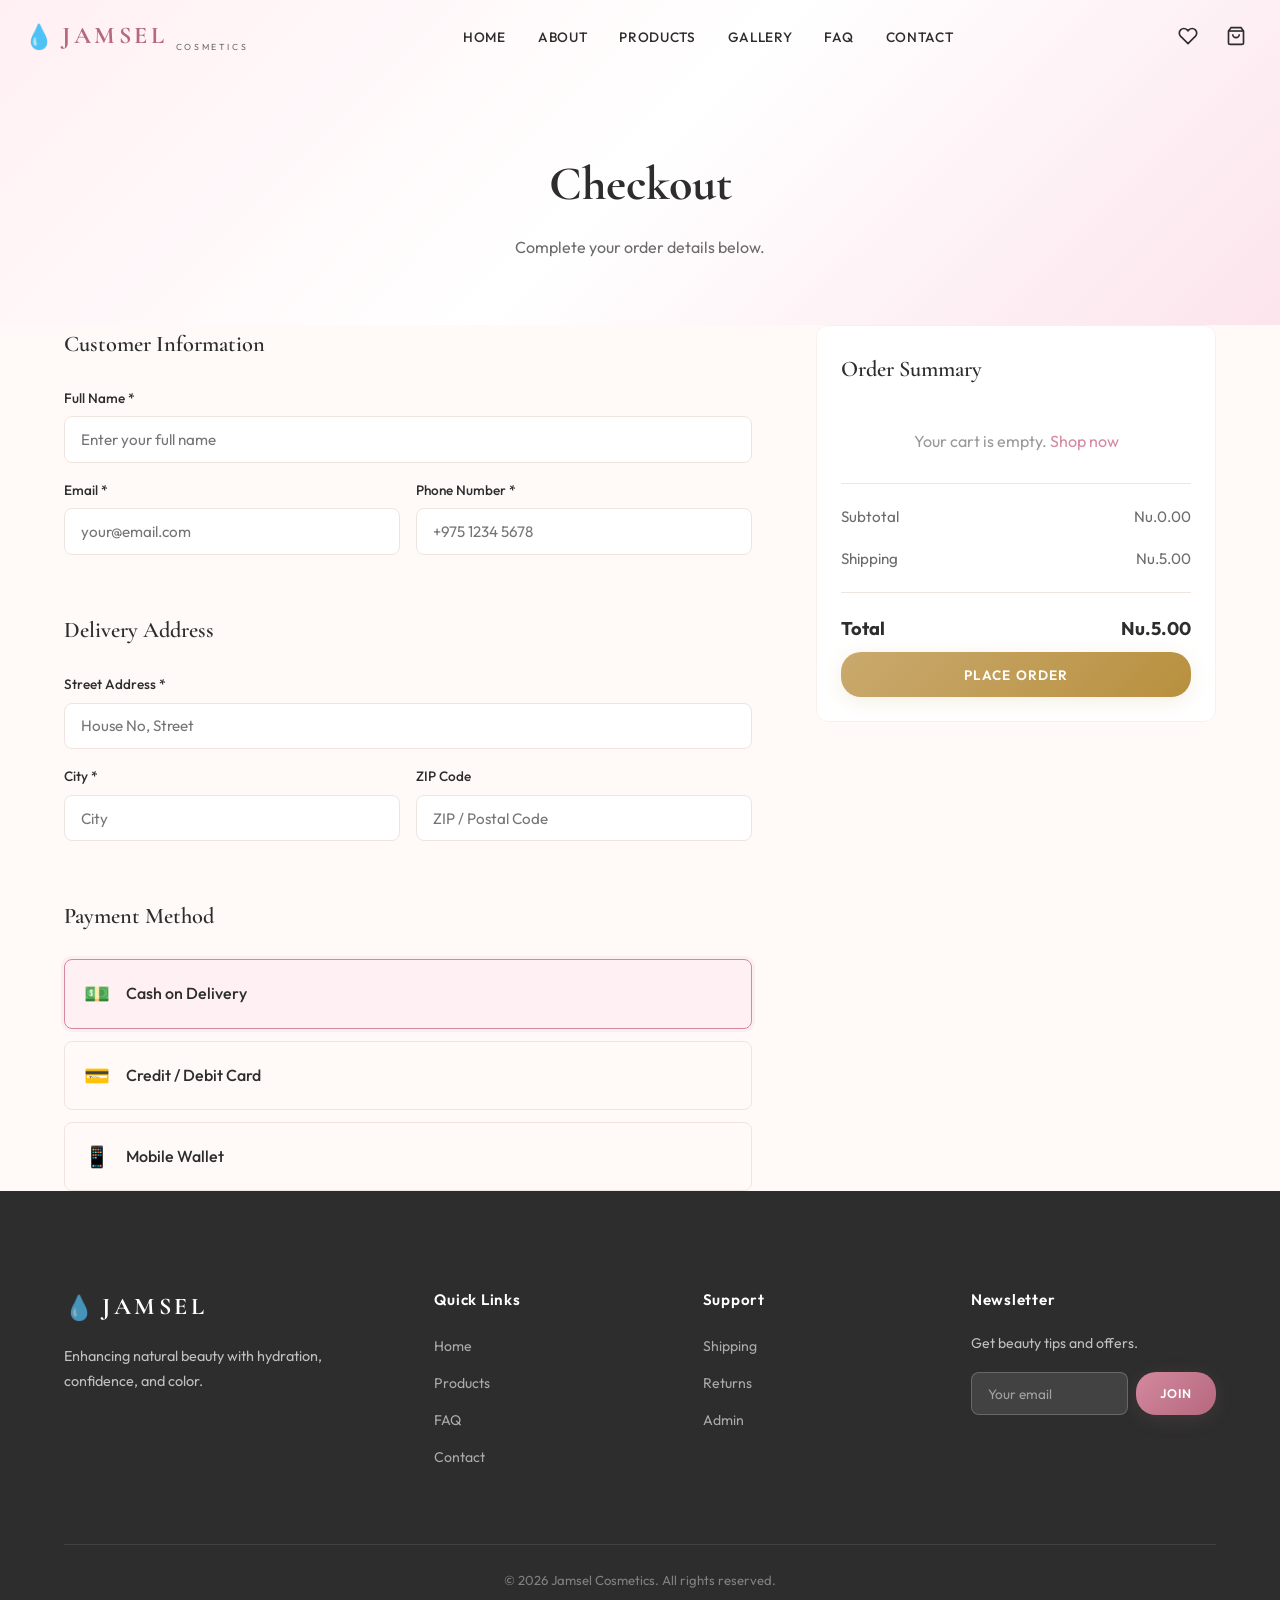
<file: sidd/pages/checkout.html>
<!DOCTYPE html>
<html lang="en">
<head>
    <meta charset="UTF-8">
    <meta name="viewport" content="width=device-width, initial-scale=1.0">
    <meta name="description" content="Checkout — Jamsel Cosmetics">
    <title>Checkout — Jamsel Cosmetics</title>
    <link rel="preconnect" href="https://fonts.googleapis.com">
    <link rel="preconnect" href="https://fonts.gstatic.com" crossorigin>
    <link href="https://fonts.googleapis.com/css2?family=Cormorant+Garamond:ital,wght@0,400;0,500;0,600;0,700;1,400;1,500&family=Outfit:wght@300;400;500;600;700&display=swap" rel="stylesheet">
    <link rel="stylesheet" href="../css/style.css">
    <link rel="icon" href="./images/Logo1.png">
</head>
<body>
    <!-- Header -->
    <header id="main-header">
        <nav class="navbar">
            <a href="../index.html" class="nav-logo"><span class="logo-icon">💧</span><span class="logo-text">JAMSEL</span><span class="logo-sub">COSMETICS</span></a>
            <ul class="nav-links" id="nav-links">
                <li><a href="../index.html" class="nav-link">Home</a></li>
                <li><a href="about.html" class="nav-link">About</a></li>
                <li><a href="products.html" class="nav-link">Products</a></li>
                <li><a href="gallery.html" class="nav-link">Gallery</a></li>
                <li><a href="faq.html" class="nav-link">FAQ</a></li>
                <li><a href="contact.html" class="nav-link">Contact</a></li>
            </ul>
            <div class="nav-actions">
                <a href="wishlist.html" class="nav-icon-btn" aria-label="Wishlist"><svg width="20" height="20" viewBox="0 0 24 24" fill="none" stroke="currentColor" stroke-width="2"><path d="M20.84 4.61a5.5 5.5 0 0 0-7.78 0L12 5.67l-1.06-1.06a5.5 5.5 0 0 0-7.78 7.78l1.06 1.06L12 21.23l7.78-7.78 1.06-1.06a5.5 5.5 0 0 0 0-7.78z"/></svg><span class="badge" id="wishlist-count">0</span></a>
                <a href="cart.html" class="nav-icon-btn" aria-label="Cart"><svg width="20" height="20" viewBox="0 0 24 24" fill="none" stroke="currentColor" stroke-width="2"><path d="M6 2L3 6v14a2 2 0 0 0 2 2h14a2 2 0 0 0 2-2V6l-3-4z"/><line x1="3" y1="6" x2="21" y2="6"/><path d="M16 10a4 4 0 0 1-8 0"/></svg><span class="badge" id="cart-count">0</span></a>
                <button class="hamburger" id="hamburger-btn" aria-label="Menu"><span></span><span></span><span></span></button>
            </div>
        </nav>
    </header>

    <main>
        <div class="page-hero">
            <h1>Checkout</h1>
            <p>Complete your order details below.</p>
        </div>

        <!-- Checkout Form -->
        <div class="container" id="checkout-container">
            <form class="checkout-form" id="checkout-form">
                <div class="checkout-grid">
                    <div class="checkout-details">
                        <h3>Customer Information</h3>
                        <div class="form-group"><label for="checkout-name">Full Name *</label><input type="text" id="checkout-name" required placeholder="Enter your full name"></div>
                        <div class="form-row">
                            <div class="form-group"><label for="checkout-email">Email *</label><input type="email" id="checkout-email" required placeholder="your@email.com"></div>
                            <div class="form-group"><label for="checkout-phone">Phone Number *</label><input type="tel" id="checkout-phone" required placeholder="+975 1234 5678"></div>
                        </div>
                        <h3>Delivery Address</h3>
                        <div class="form-group"><label for="checkout-address">Street Address *</label><input type="text" id="checkout-address" required placeholder="House No, Street"></div>
                        <div class="form-row">
                            <div class="form-group"><label for="checkout-city">City *</label><input type="text" id="checkout-city" required placeholder="City"></div>
                            <div class="form-group"><label for="checkout-zip">ZIP Code</label><input type="text" id="checkout-zip" placeholder="ZIP / Postal Code"></div>
                        </div>
                        <h3>Payment Method</h3>
                        <div class="payment-options">
                            <label class="payment-option"><input type="radio" name="payment" value="cod" checked><span class="payment-label"><span class="payment-icon">💵</span> Cash on Delivery</span></label>
                            <label class="payment-option"><input type="radio" name="payment" value="card"><span class="payment-label"><span class="payment-icon">💳</span> Credit / Debit Card</span></label>
                            <label class="payment-option"><input type="radio" name="payment" value="wallet"><span class="payment-label"><span class="payment-icon">📱</span> Mobile Wallet</span></label>
                        </div>
                    </div>
                    <div class="checkout-summary">
                        <h3>Order Summary</h3>
                        <div id="checkout-items-list"></div>
                        <div class="summary-divider"></div>
                        <div class="summary-row"><span>Subtotal</span><span id="checkout-subtotal">Nu.0.00</span></div>
                        <div class="summary-row"><span>Shipping</span><span id="checkout-shipping">Nu.5.00</span></div>
                        <div class="summary-divider"></div>
                        <div class="summary-row total"><span>Total</span><span id="checkout-total">Nu.5.00</span></div>
                        <button type="submit" class="btn-primary btn-full btn-gold">Place Order</button>
                    </div>
                </div>
            </form>
        </div>

        <!-- Order Success (hidden by default) -->
        <div class="container" id="success-container" style="display:none;">
            <div class="success-content">
                <div class="success-icon">✨</div>
                <h1>Order Placed Successfully!</h1>
                <p>Thank you for shopping with Jamsel Cosmetics.</p>
                <p>Your order ID: <strong id="success-order-id"></strong></p>
                <p>We'll send a confirmation to your email shortly.</p>
                <a href="../index.html" class="btn-primary" style="margin-top:1.5rem;display:inline-block;">Continue Shopping</a>
            </div>
        </div>
    </main>

    <!-- Footer -->
    <footer id="main-footer"><div class="footer-content"><div class="footer-grid"><div class="footer-brand"><div class="footer-logo"><span class="logo-icon">💧</span><span class="logo-text">JAMSEL</span></div><p>Enhancing natural beauty with hydration, confidence, and color.</p></div><div class="footer-links"><h4>Quick Links</h4><ul><li><a href="../index.html">Home</a></li><li><a href="products.html">Products</a></li><li><a href="faq.html">FAQ</a></li><li><a href="contact.html">Contact</a></li></ul></div><div class="footer-links"><h4>Support</h4><ul><li><a href="faq.html">Shipping</a></li><li><a href="faq.html">Returns</a></li><li><a href="admin.html" target="_blank">Admin</a></li></ul></div><div class="footer-newsletter"><h4>Newsletter</h4><p>Get beauty tips and offers.</p><form class="footer-newsletter-form" id="footer-newsletter-form"><input type="email" placeholder="Your email" required><button type="submit" class="btn-primary btn-sm">Join</button></form></div></div><div class="footer-bottom"><p>&copy; 2026 Jamsel Cosmetics. All rights reserved.</p></div></div></footer>
    <button id="back-to-top" aria-label="Back to top"><svg width="20" height="20" viewBox="0 0 24 24" fill="none" stroke="currentColor" stroke-width="2.5"><polyline points="18 15 12 9 6 15"/></svg></button>
    <div class="toast-container" id="toast-container"></div>
    <script src="../js/script.js"></script>
    <script>
        document.addEventListener('DOMContentLoaded', () => {
            // Render order summary
            const listContainer = document.getElementById('checkout-items-list');
            if (cart.length === 0) {
                listContainer.innerHTML = '<p style="color:#999;text-align:center;padding:1rem;">Your cart is empty. <a href="products.html" style="color:#D4899F;">Shop now</a></p>';
            } else {
                listContainer.innerHTML = cart.map(item => {
                    const p = products.find(pr => pr.id === item.id);
                    if (!p) return '';
                    return `<div class="checkout-item"><div><span class="ci-name">${p.name}</span><span class="ci-qty"> × ${item.qty}</span></div><span class="ci-price">Nu.${(p.price * item.qty).toFixed(2)}</span></div>`;
                }).join('');
            }
            const subtotal = getCartTotal();
            const shipping = subtotal > 50 ? 0 : 5.00;
            document.getElementById('checkout-subtotal').textContent = `Nu.${subtotal.toFixed(2)}`;
            document.getElementById('checkout-shipping').textContent = shipping === 0 ? 'Free' : `Nu.${shipping.toFixed(2)}`;
            document.getElementById('checkout-total').textContent = `Nu.${(subtotal + shipping).toFixed(2)}`;

            // Form submission
            document.getElementById('checkout-form').addEventListener('submit', (e) => {
                e.preventDefault();
                if (cart.length === 0) { showToast('Your cart is empty!', 'error'); return; }
                const subtotal = getCartTotal();
                const shipping = subtotal > 50 ? 0 : 5.00;
                const order = {
                    id: 'JC-' + Date.now().toString(36).toUpperCase(),
                    customer: {
                        name: document.getElementById('checkout-name').value,
                        email: document.getElementById('checkout-email').value,
                        phone: document.getElementById('checkout-phone').value,
                        address: document.getElementById('checkout-address').value,
                        city: document.getElementById('checkout-city').value,
                        zip: document.getElementById('checkout-zip').value
                    },
                    items: cart.map(item => {
                        const p = products.find(pr => pr.id === item.id);
                        return { id: item.id, name: p ? p.name : 'Unknown', price: p ? p.price : 0, qty: item.qty, image: p ? p.image : '' };
                    }),
                    subtotal, shipping, total: subtotal + shipping,
                    payment: document.querySelector('input[name="payment"]:checked').value,
                    status: 'pending',
                    date: new Date().toISOString()
                };
                const orders = JSON.parse(localStorage.getItem('jamsel_orders')) || [];
                orders.push(order);
                localStorage.setItem('jamsel_orders', JSON.stringify(orders));
                cart = []; saveCart(); updateCartBadge();
                document.getElementById('success-order-id').textContent = order.id;
                document.getElementById('checkout-container').style.display = 'none';
                document.getElementById('success-container').style.display = 'block';
                window.scrollTo({ top: 0, behavior: 'smooth' });
            });
        });
    </script>
</body>
</html>
</file>
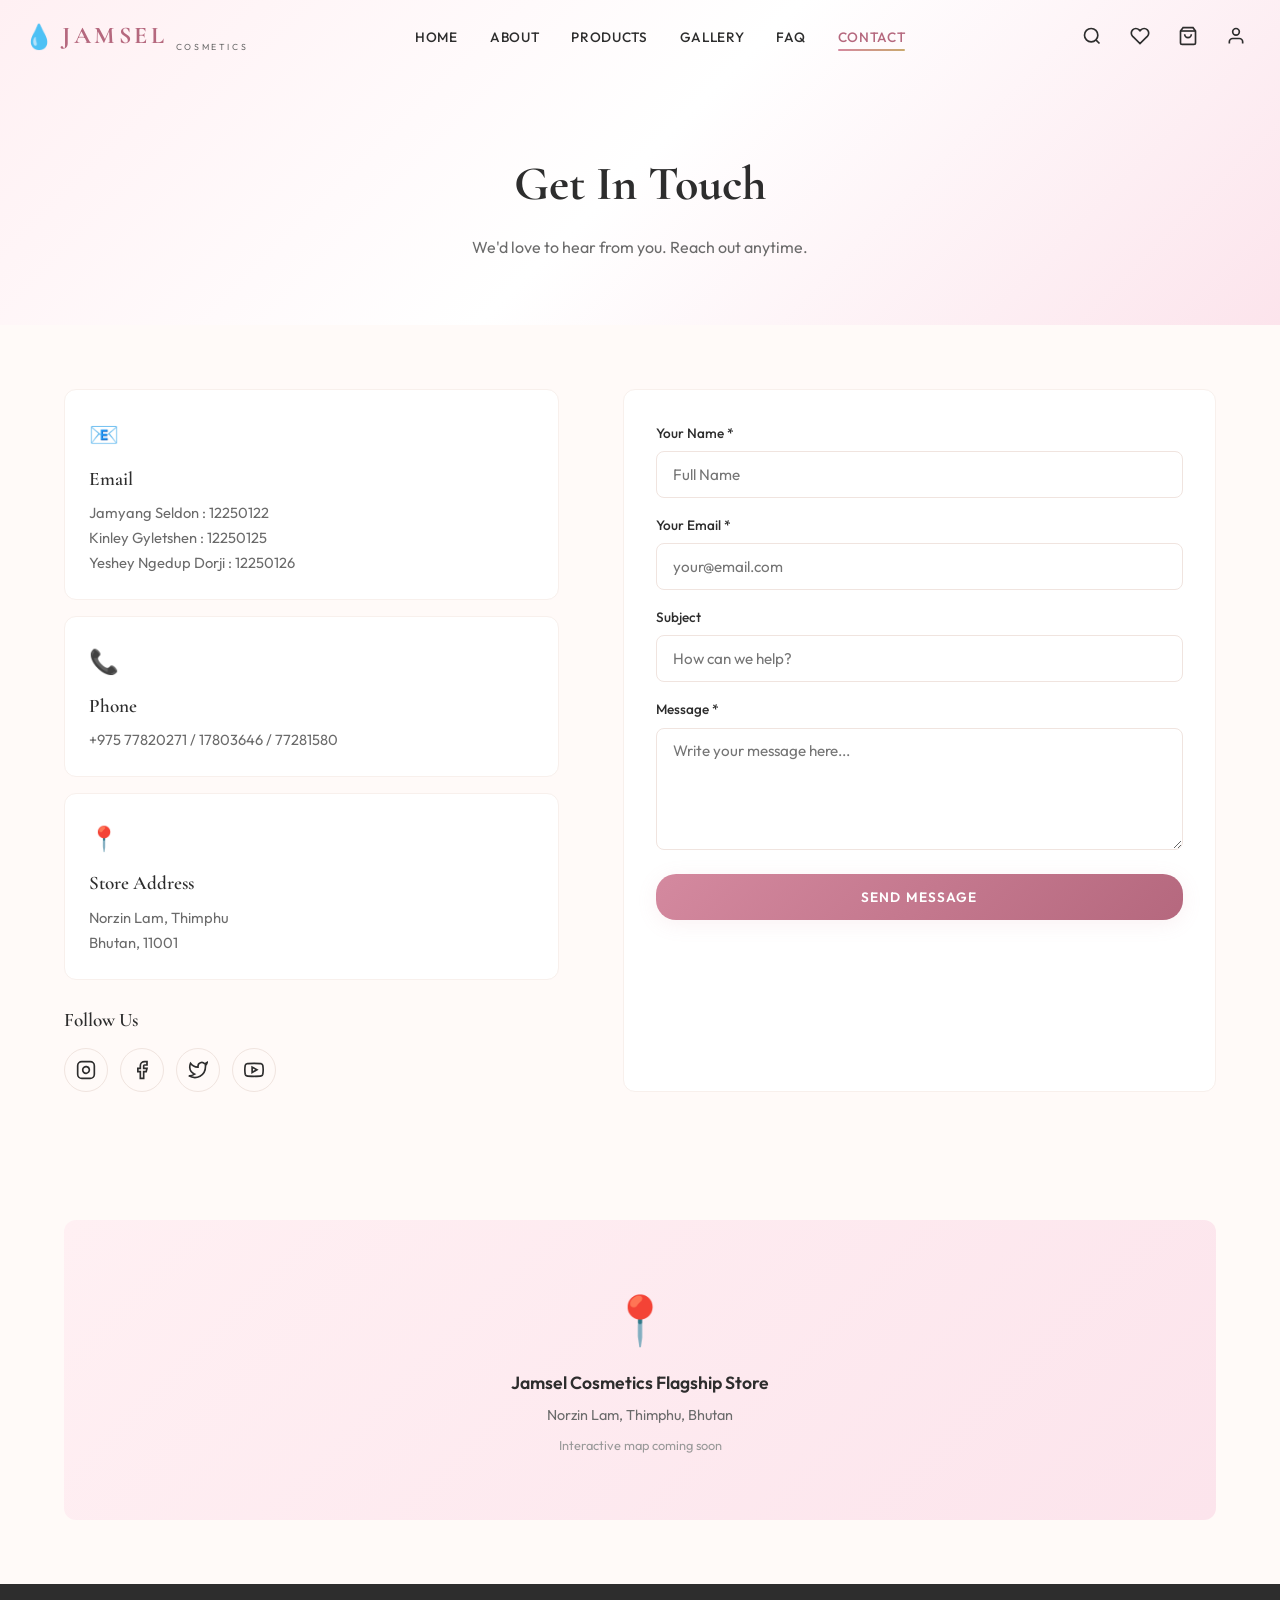
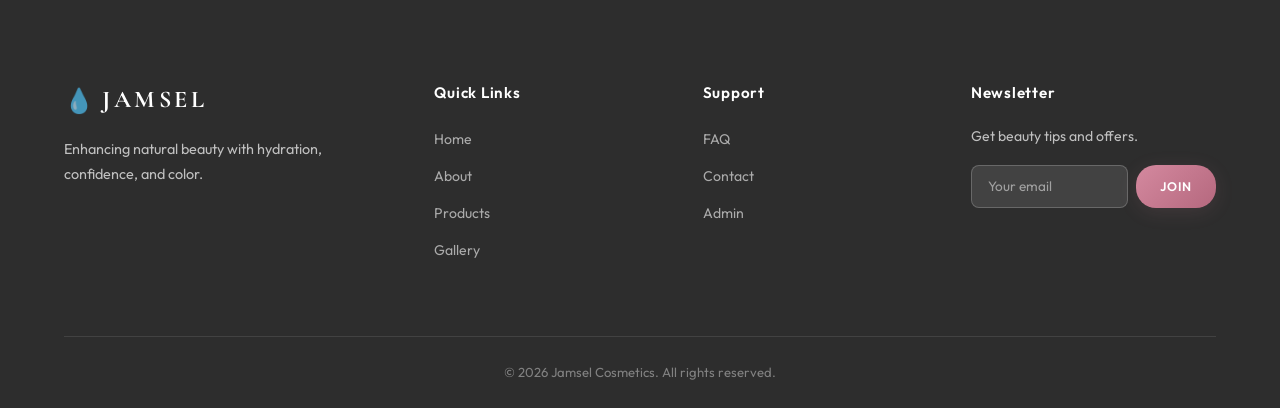
<file: sidd/pages/contact.html>
<!doctype html>
<html lang="en">
  <head>
    <meta charset="UTF-8" />
    <meta name="viewport" content="width=device-width, initial-scale=1.0" />
    <meta
      name="description"
      content="Contact Jamsel Cosmetics — reach out via email, phone, or our contact form."
    />
    <title>Contact — Jamsel Cosmetics</title>
    <link rel="preconnect" href="https://fonts.googleapis.com" />
    <link rel="preconnect" href="https://fonts.gstatic.com" crossorigin />
    <link
      href="https://fonts.googleapis.com/css2?family=Cormorant+Garamond:ital,wght@0,400;0,500;0,600;0,700;1,400;1,500&family=Outfit:wght@300;400;500;600;700&display=swap"
      rel="stylesheet"
    />
    <link rel="stylesheet" href="../css/style.css" />
    <link rel="icon" href="./images/Logo1.png">
  </head>
  <body>
    <!-- Header -->
    <header id="main-header">
      <nav class="navbar">
        <a href="../index.html" class="nav-logo"
          ><span class="logo-icon">💧</span><span class="logo-text">JAMSEL</span
          ><span class="logo-sub">COSMETICS</span></a
        >
        <ul class="nav-links" id="nav-links">
          <li><a href="../index.html" class="nav-link">Home</a></li>
          <li><a href="about.html" class="nav-link">About</a></li>
          <li><a href="products.html" class="nav-link">Products</a></li>
          <li><a href="gallery.html" class="nav-link">Gallery</a></li>
          <li><a href="faq.html" class="nav-link">FAQ</a></li>
          <li><a href="contact.html" class="nav-link active">Contact</a></li>
        </ul>
        <div class="nav-actions">
          <button
            class="nav-icon-btn"
            id="search-toggle-btn"
            aria-label="Search"
          >
            <svg
              width="20"
              height="20"
              viewBox="0 0 24 24"
              fill="none"
              stroke="currentColor"
              stroke-width="2"
            >
              <circle cx="11" cy="11" r="8" />
              <path d="m21 21-4.35-4.35" />
            </svg>
          </button>
          <a href="wishlist.html" class="nav-icon-btn" aria-label="Wishlist"
            ><svg
              width="20"
              height="20"
              viewBox="0 0 24 24"
              fill="none"
              stroke="currentColor"
              stroke-width="2"
            >
              <path
                d="M20.84 4.61a5.5 5.5 0 0 0-7.78 0L12 5.67l-1.06-1.06a5.5 5.5 0 0 0-7.78 7.78l1.06 1.06L12 21.23l7.78-7.78 1.06-1.06a5.5 5.5 0 0 0 0-7.78z"
              /></svg
            ><span class="badge" id="wishlist-count">0</span></a
          >
          <a href="cart.html" class="nav-icon-btn" aria-label="Cart"
            ><svg
              width="20"
              height="20"
              viewBox="0 0 24 24"
              fill="none"
              stroke="currentColor"
              stroke-width="2"
            >
              <path d="M6 2L3 6v14a2 2 0 0 0 2 2h14a2 2 0 0 0 2-2V6l-3-4z" />
              <line x1="3" y1="6" x2="21" y2="6" />
              <path d="M16 10a4 4 0 0 1-8 0" /></svg
            ><span class="badge" id="cart-count">0</span></a
          >
          <button class="nav-icon-btn" id="login-btn" aria-label="Login">
            <svg
              width="20"
              height="20"
              viewBox="0 0 24 24"
              fill="none"
              stroke="currentColor"
              stroke-width="2"
            >
              <path d="M20 21v-2a4 4 0 0 0-4-4H8a4 4 0 0 0-4 4v2" />
              <circle cx="12" cy="7" r="4" />
            </svg>
          </button>
          <button class="hamburger" id="hamburger-btn" aria-label="Menu">
            <span></span><span></span><span></span>
          </button>
        </div>
      </nav>
      <div class="search-bar" id="search-bar">
        <div class="search-bar-inner">
          <svg
            width="20"
            height="20"
            viewBox="0 0 24 24"
            fill="none"
            stroke="currentColor"
            stroke-width="2"
          >
            <circle cx="11" cy="11" r="8" />
            <path d="m21 21-4.35-4.35" /></svg
          ><input
            type="text"
            id="search-input"
            placeholder="Search for products..."
          /><button id="search-close-btn">&times;</button>
        </div>
        <div class="search-results" id="search-results"></div>
      </div>
    </header>

    <main>
      <div class="page-hero">
        <h1>Get In Touch</h1>
        <p>We'd love to hear from you. Reach out anytime.</p>
      </div>
      <div class="container">
        <div class="contact-grid">
          <div class="contact-info">
            <div class="contact-card">
              <span class="contact-icon">📧</span>
              <h3>Email</h3>

              <a href="https://mail.google.com/mail/u/0/#inbox">
                <p>Jamyang Seldon : 12250122</p>
              </a>
              <a href="https://mail.google.com/mail/u/0/#inbox">
                <p>Kinley Gyletshen : 12250125</p>
              </a>
              <a href="https://mail.google.com/mail/u/0/#inbox">
                <p>Yeshey Ngedup Dorji : 12250126</p>
              </a>
            </div>
            <div class="contact-card">
              <span class="contact-icon">📞</span>
              <h3>Phone</h3>
              <p>+975 77820271 / 17803646 / 77281580</p>
            </div>
            <div class="contact-card">
              <span class="contact-icon">📍</span>
              <h3>Store Address</h3>
              <p>Norzin Lam, Thimphu<br />Bhutan, 11001</p>
            </div>
            <div class="contact-social">
              <h3>Follow Us</h3>
              <div class="social-links">
                <a href="#" class="social-link" aria-label="Instagram"
                  ><svg
                    width="20"
                    height="20"
                    viewBox="0 0 24 24"
                    fill="none"
                    stroke="currentColor"
                    stroke-width="2"
                  >
                    <rect x="2" y="2" width="20" height="20" rx="5" ry="5" />
                    <path d="M16 11.37A4 4 0 1112.63 8 4 4 0 0116 11.37z" />
                    <line x1="17.5" y1="6.5" x2="17.51" y2="6.5" /></svg
                ></a>
                <a href="#" class="social-link" aria-label="Facebook"
                  ><svg
                    width="20"
                    height="20"
                    viewBox="0 0 24 24"
                    fill="none"
                    stroke="currentColor"
                    stroke-width="2"
                  >
                    <path
                      d="M18 2h-3a5 5 0 00-5 5v3H7v4h3v8h4v-8h3l1-4h-4V7a1 1 0 011-1h3z"
                    /></svg
                ></a>
                <a href="#" class="social-link" aria-label="Twitter"
                  ><svg
                    width="20"
                    height="20"
                    viewBox="0 0 24 24"
                    fill="none"
                    stroke="currentColor"
                    stroke-width="2"
                  >
                    <path
                      d="M23 3a10.9 10.9 0 01-3.14 1.53 4.48 4.48 0 00-7.86 3v1A10.66 10.66 0 013 4s-4 9 5 13a11.64 11.64 0 01-7 2c9 5 20 0 20-11.5a4.5 4.5 0 00-.08-.83A7.72 7.72 0 0023 3z"
                    /></svg
                ></a>
                <a href="#" class="social-link" aria-label="YouTube"
                  ><svg
                    width="20"
                    height="20"
                    viewBox="0 0 24 24"
                    fill="none"
                    stroke="currentColor"
                    stroke-width="2"
                  >
                    <path
                      d="M22.54 6.42a2.78 2.78 0 00-1.94-2C18.88 4 12 4 12 4s-6.88 0-8.6.46a2.78 2.78 0 00-1.94 2A29 29 0 001 11.75a29 29 0 00.46 5.33A2.78 2.78 0 003.4 19.1c1.72.46 8.6.46 8.6.46s6.88 0 8.6-.46a2.78 2.78 0 001.94-2 29 29 0 00.46-5.25 29 29 0 00-.46-5.43z"
                    />
                    <polygon
                      points="9.75 15.02 15.5 11.75 9.75 8.48 9.75 15.02"
                    /></svg
                ></a>
              </div>
            </div>
          </div>
          <div class="contact-form-wrapper">
            <form class="contact-form" id="contact-form">
              <div class="form-group">
                <label for="contact-name">Your Name *</label
                ><input
                  type="text"
                  id="contact-name"
                  required
                  placeholder="Full Name"
                />
              </div>
              <div class="form-group">
                <label for="contact-email">Your Email *</label
                ><input
                  type="email"
                  id="contact-email"
                  required
                  placeholder="your@email.com"
                />
              </div>
              <div class="form-group">
                <label for="contact-subject">Subject</label
                ><input
                  type="text"
                  id="contact-subject"
                  placeholder="How can we help?"
                />
              </div>
              <div class="form-group">
                <label for="contact-message">Message *</label
                ><textarea
                  id="contact-message"
                  rows="5"
                  required
                  placeholder="Write your message here..."
                ></textarea>
              </div>
              <button type="submit" class="btn-primary btn-full">
                Send Message
              </button>
            </form>
          </div>
        </div>
        <!-- Map Placeholder -->
        <div class="map-placeholder">
          <div class="map-inner">
            <span class="map-pin">📍</span>
            <p>Jamsel Cosmetics Flagship Store</p>
            <p class="map-address">Norzin Lam, Thimphu, Bhutan</p>
            <p class="map-note">Interactive map coming soon</p>
          </div>
        </div>
      </div>
    </main>

    <!-- Footer -->
    <footer id="main-footer">
      <div class="footer-content">
        <div class="footer-grid">
          <div class="footer-brand">
            <div class="footer-logo">
              <span class="logo-icon">💧</span
              ><span class="logo-text">JAMSEL</span>
            </div>
            <p>
              Enhancing natural beauty with hydration, confidence, and color.
            </p>
          </div>
          <div class="footer-links">
            <h4>Quick Links</h4>
            <ul>
              <li><a href="../index.html">Home</a></li>
              <li><a href="about.html">About</a></li>
              <li><a href="products.html">Products</a></li>
              <li><a href="gallery.html">Gallery</a></li>
            </ul>
          </div>
          <div class="footer-links">
            <h4>Support</h4>
            <ul>
              <li><a href="faq.html">FAQ</a></li>
              <li><a href="contact.html">Contact</a></li>
              <li><a href="admin.html" target="_blank">Admin</a></li>
            </ul>
          </div>
          <div class="footer-newsletter">
            <h4>Newsletter</h4>
            <p>Get beauty tips and offers.</p>
            <form class="footer-newsletter-form" id="footer-newsletter-form">
              <input type="email" placeholder="Your email" required /><button
                type="submit"
                class="btn-primary btn-sm"
              >
                Join
              </button>
            </form>
          </div>
        </div>
        <div class="footer-bottom">
          <p>&copy; 2026 Jamsel Cosmetics. All rights reserved.</p>
        </div>
      </div>
    </footer>
    <button id="back-to-top" aria-label="Back to top">
      <svg
        width="20"
        height="20"
        viewBox="0 0 24 24"
        fill="none"
        stroke="currentColor"
        stroke-width="2.5"
      >
        <polyline points="18 15 12 9 6 15" />
      </svg>
    </button>
    <div class="modal-overlay" id="quick-view-modal">
      <div class="modal-content">
        <button class="modal-close" id="modal-close">&times;</button>
        <div id="quick-view-content"></div>
      </div>
    </div>
    <div class="modal-overlay" id="login-modal">
      <div class="modal-content login-modal-content">
        <button class="modal-close" id="login-modal-close">&times;</button>
        <div class="login-content">
          <h2>Welcome Back</h2>
          <p>Sign in to your Jamsel account</p>
          <form class="login-form" id="login-form">
            <div class="form-group">
              <label for="login-email">Email</label
              ><input
                type="email"
                id="login-email"
                placeholder="your@email.com"
              />
            </div>
            <div class="form-group">
              <label for="login-password">Password</label
              ><input
                type="password"
                id="login-password"
                placeholder="••••••••"
              />
            </div>
            <button type="submit" class="btn-primary btn-full">Sign In</button>
          </form>
          <p class="login-note">UI demo only.</p>
        </div>
      </div>
    </div>
    <div class="toast-container" id="toast-container"></div>
    <script src="../js/script.js"></script>
  </body>
</html>
</file>
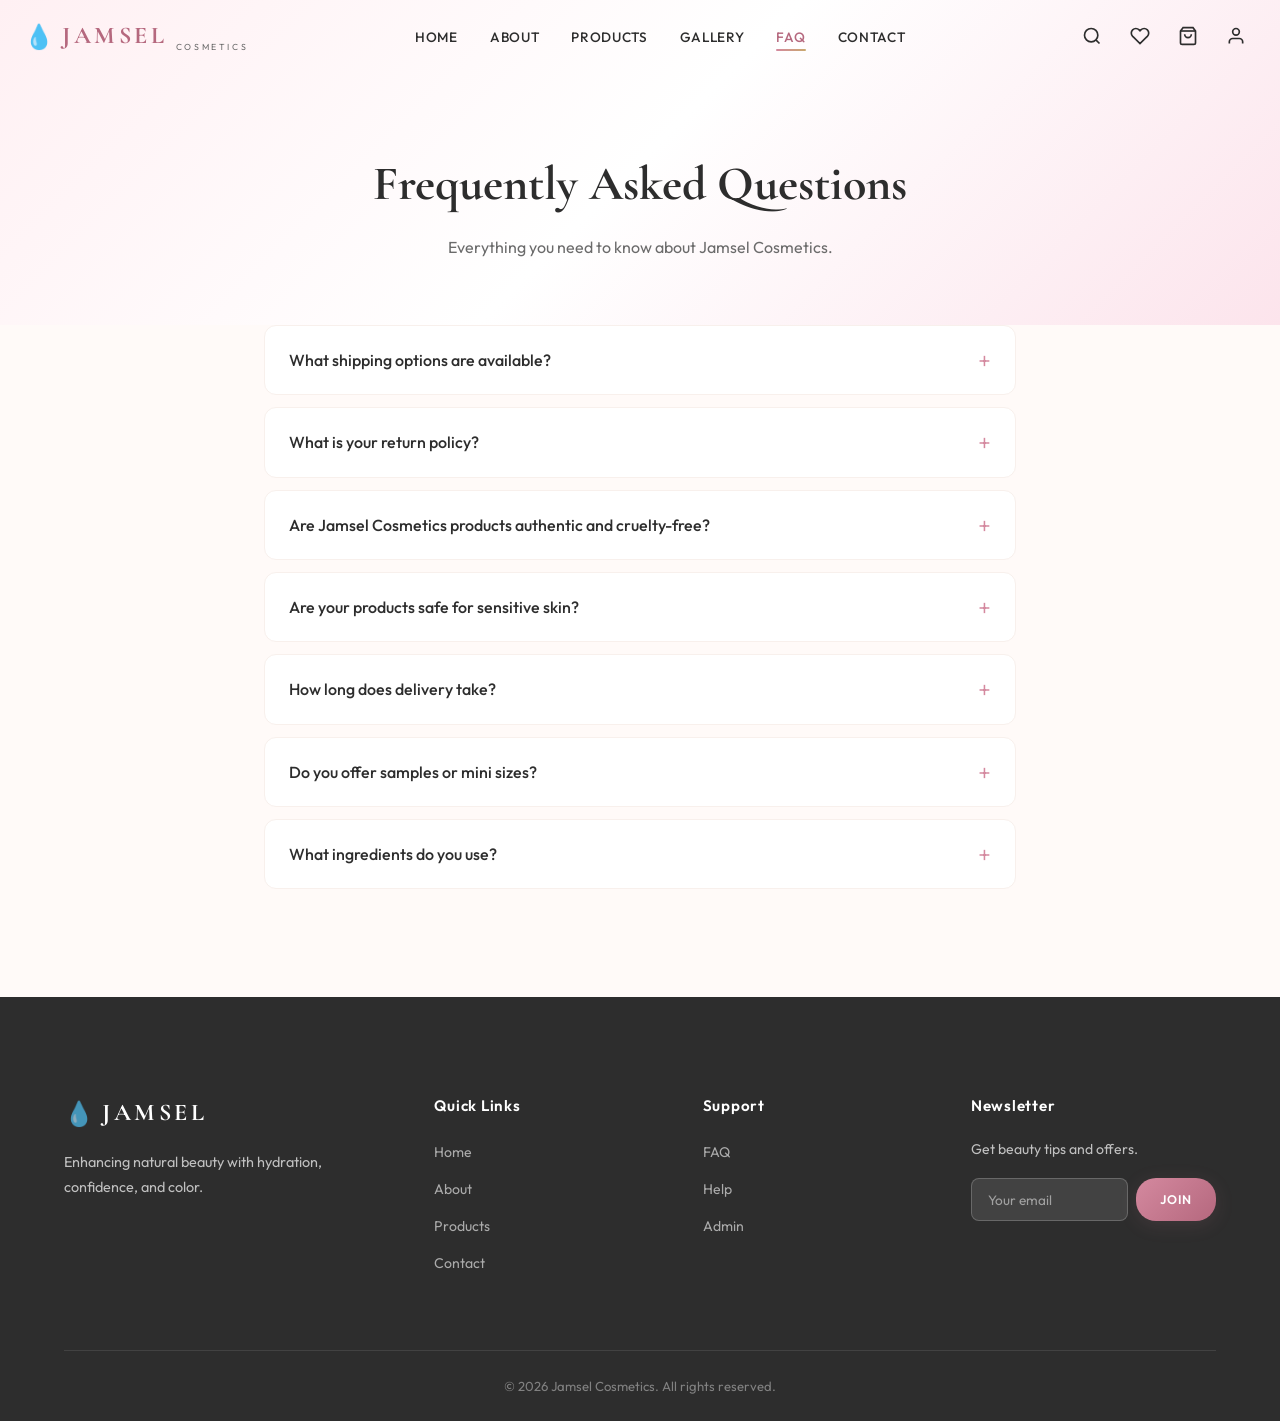
<file: sidd/pages/faq.html>
<!DOCTYPE html>
<html lang="en">
<head>
    <meta charset="UTF-8">
    <meta name="viewport" content="width=device-width, initial-scale=1.0">
    <meta name="description" content="Frequently Asked Questions — Jamsel Cosmetics shipping, returns, product info and more.">
    <title>FAQ — Jamsel Cosmetics</title>
    <link rel="preconnect" href="https://fonts.googleapis.com">
    <link rel="preconnect" href="https://fonts.gstatic.com" crossorigin>
    <link href="https://fonts.googleapis.com/css2?family=Cormorant+Garamond:ital,wght@0,400;0,500;0,600;0,700;1,400;1,500&family=Outfit:wght@300;400;500;600;700&display=swap" rel="stylesheet">
    <link rel="stylesheet" href="../css/style.css">
    <link rel="icon" href="./images/Logo1.png">
</head>
<body>
    <!-- Header -->
    <header id="main-header">
        <nav class="navbar">
            <a href="../index.html" class="nav-logo"><span class="logo-icon">💧</span><span class="logo-text">JAMSEL</span><span class="logo-sub">COSMETICS</span></a>
            <ul class="nav-links" id="nav-links">
                <li><a href="../index.html" class="nav-link">Home</a></li>
                <li><a href="about.html" class="nav-link">About</a></li>
                <li><a href="products.html" class="nav-link">Products</a></li>
                <li><a href="gallery.html" class="nav-link">Gallery</a></li>
                <li><a href="faq.html" class="nav-link active">FAQ</a></li>
                <li><a href="contact.html" class="nav-link">Contact</a></li>
            </ul>
            <div class="nav-actions">
                <button class="nav-icon-btn" id="search-toggle-btn" aria-label="Search"><svg width="20" height="20" viewBox="0 0 24 24" fill="none" stroke="currentColor" stroke-width="2"><circle cx="11" cy="11" r="8"/><path d="m21 21-4.35-4.35"/></svg></button>
                <a href="wishlist.html" class="nav-icon-btn" aria-label="Wishlist"><svg width="20" height="20" viewBox="0 0 24 24" fill="none" stroke="currentColor" stroke-width="2"><path d="M20.84 4.61a5.5 5.5 0 0 0-7.78 0L12 5.67l-1.06-1.06a5.5 5.5 0 0 0-7.78 7.78l1.06 1.06L12 21.23l7.78-7.78 1.06-1.06a5.5 5.5 0 0 0 0-7.78z"/></svg><span class="badge" id="wishlist-count">0</span></a>
                <a href="cart.html" class="nav-icon-btn" aria-label="Cart"><svg width="20" height="20" viewBox="0 0 24 24" fill="none" stroke="currentColor" stroke-width="2"><path d="M6 2L3 6v14a2 2 0 0 0 2 2h14a2 2 0 0 0 2-2V6l-3-4z"/><line x1="3" y1="6" x2="21" y2="6"/><path d="M16 10a4 4 0 0 1-8 0"/></svg><span class="badge" id="cart-count">0</span></a>
                <button class="nav-icon-btn" id="login-btn" aria-label="Login"><svg width="20" height="20" viewBox="0 0 24 24" fill="none" stroke="currentColor" stroke-width="2"><path d="M20 21v-2a4 4 0 0 0-4-4H8a4 4 0 0 0-4 4v2"/><circle cx="12" cy="7" r="4"/></svg></button>
                <button class="hamburger" id="hamburger-btn" aria-label="Menu"><span></span><span></span><span></span></button>
            </div>
        </nav>
        <div class="search-bar" id="search-bar"><div class="search-bar-inner"><svg width="20" height="20" viewBox="0 0 24 24" fill="none" stroke="currentColor" stroke-width="2"><circle cx="11" cy="11" r="8"/><path d="m21 21-4.35-4.35"/></svg><input type="text" id="search-input" placeholder="Search for products..."><button id="search-close-btn">&times;</button></div><div class="search-results" id="search-results"></div></div>
    </header>

    <main>
        <div class="page-hero">
            <h1>Frequently Asked Questions</h1>
            <p>Everything you need to know about Jamsel Cosmetics.</p>
        </div>
        <div class="container faq-container">
            <div class="faq-list">
                <div class="faq-item">
                    <button class="faq-question"><span>What shipping options are available?</span><span class="faq-toggle">+</span></button>
                    <div class="faq-answer"><p>We offer standard shipping (5-7 business days) and express shipping (2-3 business days). Free standard shipping is available on all orders over Nu.50. International shipping is available to select countries.</p></div>
                </div>
                <div class="faq-item">
                    <button class="faq-question"><span>What is your return policy?</span><span class="faq-toggle">+</span></button>
                    <div class="faq-answer"><p>We accept returns within 30 days of purchase for unopened/unused products in their original packaging. Please contact our support team to initiate a return. Opened cosmetics cannot be returned for hygiene reasons, but we offer exchanges for damaged or incorrect products.</p></div>
                </div>
                <div class="faq-item">
                    <button class="faq-question"><span>Are Jamsel Cosmetics products authentic and cruelty-free?</span><span class="faq-toggle">+</span></button>
                    <div class="faq-answer"><p>Absolutely! All Jamsel Cosmetics products are 100% authentic, cruelty-free, and made with premium ingredients. We never test on animals, and our formulas are developed using ethically sourced botanical extracts.</p></div>
                </div>
                <div class="faq-item">
                    <button class="faq-question"><span>Are your products safe for sensitive skin?</span><span class="faq-toggle">+</span></button>
                    <div class="faq-answer"><p>Yes! Our products are dermatologist-tested and formulated to be gentle on all skin types, including sensitive skin. We avoid harsh chemicals, parabens, and sulfates. We always recommend doing a patch test before trying any new skincare product.</p></div>
                </div>
                <div class="faq-item">
                    <button class="faq-question"><span>How long does delivery take?</span><span class="faq-toggle">+</span></button>
                    <div class="faq-answer"><p>Domestic orders typically arrive within 5-7 business days for standard shipping, and 2-3 business days for express shipping. International orders may take 10-15 business days. You'll receive a tracking number once your order ships.</p></div>
                </div>
                <div class="faq-item">
                    <button class="faq-question"><span>Do you offer samples or mini sizes?</span><span class="faq-toggle">+</span></button>
                    <div class="faq-answer"><p>Yes! We frequently include complimentary samples with orders. We also offer travel-size and mini versions of our best-selling products. Check our Bundles section for curated sample sets.</p></div>
                </div>
                <div class="faq-item">
                    <button class="faq-question"><span>What ingredients do you use?</span><span class="faq-toggle">+</span></button>
                    <div class="faq-answer"><p>We use premium botanical ingredients including hyaluronic acid, vitamin C, rosehip oil, niacinamide, and other proven actives. All our products are free from parabens, sulfates, phthalates, and artificial fragrances. Full ingredient lists are available on each product page.</p></div>
                </div>
            </div>
        </div>
    </main>

    <!-- Footer -->
    <footer id="main-footer"><div class="footer-content"><div class="footer-grid"><div class="footer-brand"><div class="footer-logo"><span class="logo-icon">💧</span><span class="logo-text">JAMSEL</span></div><p>Enhancing natural beauty with hydration, confidence, and color.</p></div><div class="footer-links"><h4>Quick Links</h4><ul><li><a href="../index.html">Home</a></li><li><a href="about.html">About</a></li><li><a href="products.html">Products</a></li><li><a href="contact.html">Contact</a></li></ul></div><div class="footer-links"><h4>Support</h4><ul><li><a href="faq.html">FAQ</a></li><li><a href="contact.html">Help</a></li><li><a href="admin.html" target="_blank">Admin</a></li></ul></div><div class="footer-newsletter"><h4>Newsletter</h4><p>Get beauty tips and offers.</p><form class="footer-newsletter-form" id="footer-newsletter-form"><input type="email" placeholder="Your email" required><button type="submit" class="btn-primary btn-sm">Join</button></form></div></div><div class="footer-bottom"><p>&copy; 2026 Jamsel Cosmetics. All rights reserved.</p></div></div></footer>
    <button id="back-to-top" aria-label="Back to top"><svg width="20" height="20" viewBox="0 0 24 24" fill="none" stroke="currentColor" stroke-width="2.5"><polyline points="18 15 12 9 6 15"/></svg></button>
    <div class="modal-overlay" id="quick-view-modal"><div class="modal-content"><button class="modal-close" id="modal-close">&times;</button><div id="quick-view-content"></div></div></div>
    <div class="modal-overlay" id="login-modal"><div class="modal-content login-modal-content"><button class="modal-close" id="login-modal-close">&times;</button><div class="login-content"><h2>Welcome Back</h2><p>Sign in to your Jamsel account</p><form class="login-form" id="login-form"><div class="form-group"><label for="login-email">Email</label><input type="email" id="login-email" placeholder="your@email.com"></div><div class="form-group"><label for="login-password">Password</label><input type="password" id="login-password" placeholder="••••••••"></div><button type="submit" class="btn-primary btn-full">Sign In</button></form><p class="login-note">UI demo only.</p></div></div></div>
    <div class="toast-container" id="toast-container"></div>
    <script src="../js/script.js"></script>
    <script>
        document.addEventListener('DOMContentLoaded', () => {
            document.querySelectorAll('.faq-question').forEach(btn => {
                btn.addEventListener('click', () => {
                    const item = btn.parentElement;
                    const isOpen = item.classList.contains('open');
                    document.querySelectorAll('.faq-item').forEach(f => f.classList.remove('open'));
                    if (!isOpen) item.classList.add('open');
                });
            });
        });
    </script>
</body>
</html>
</file>
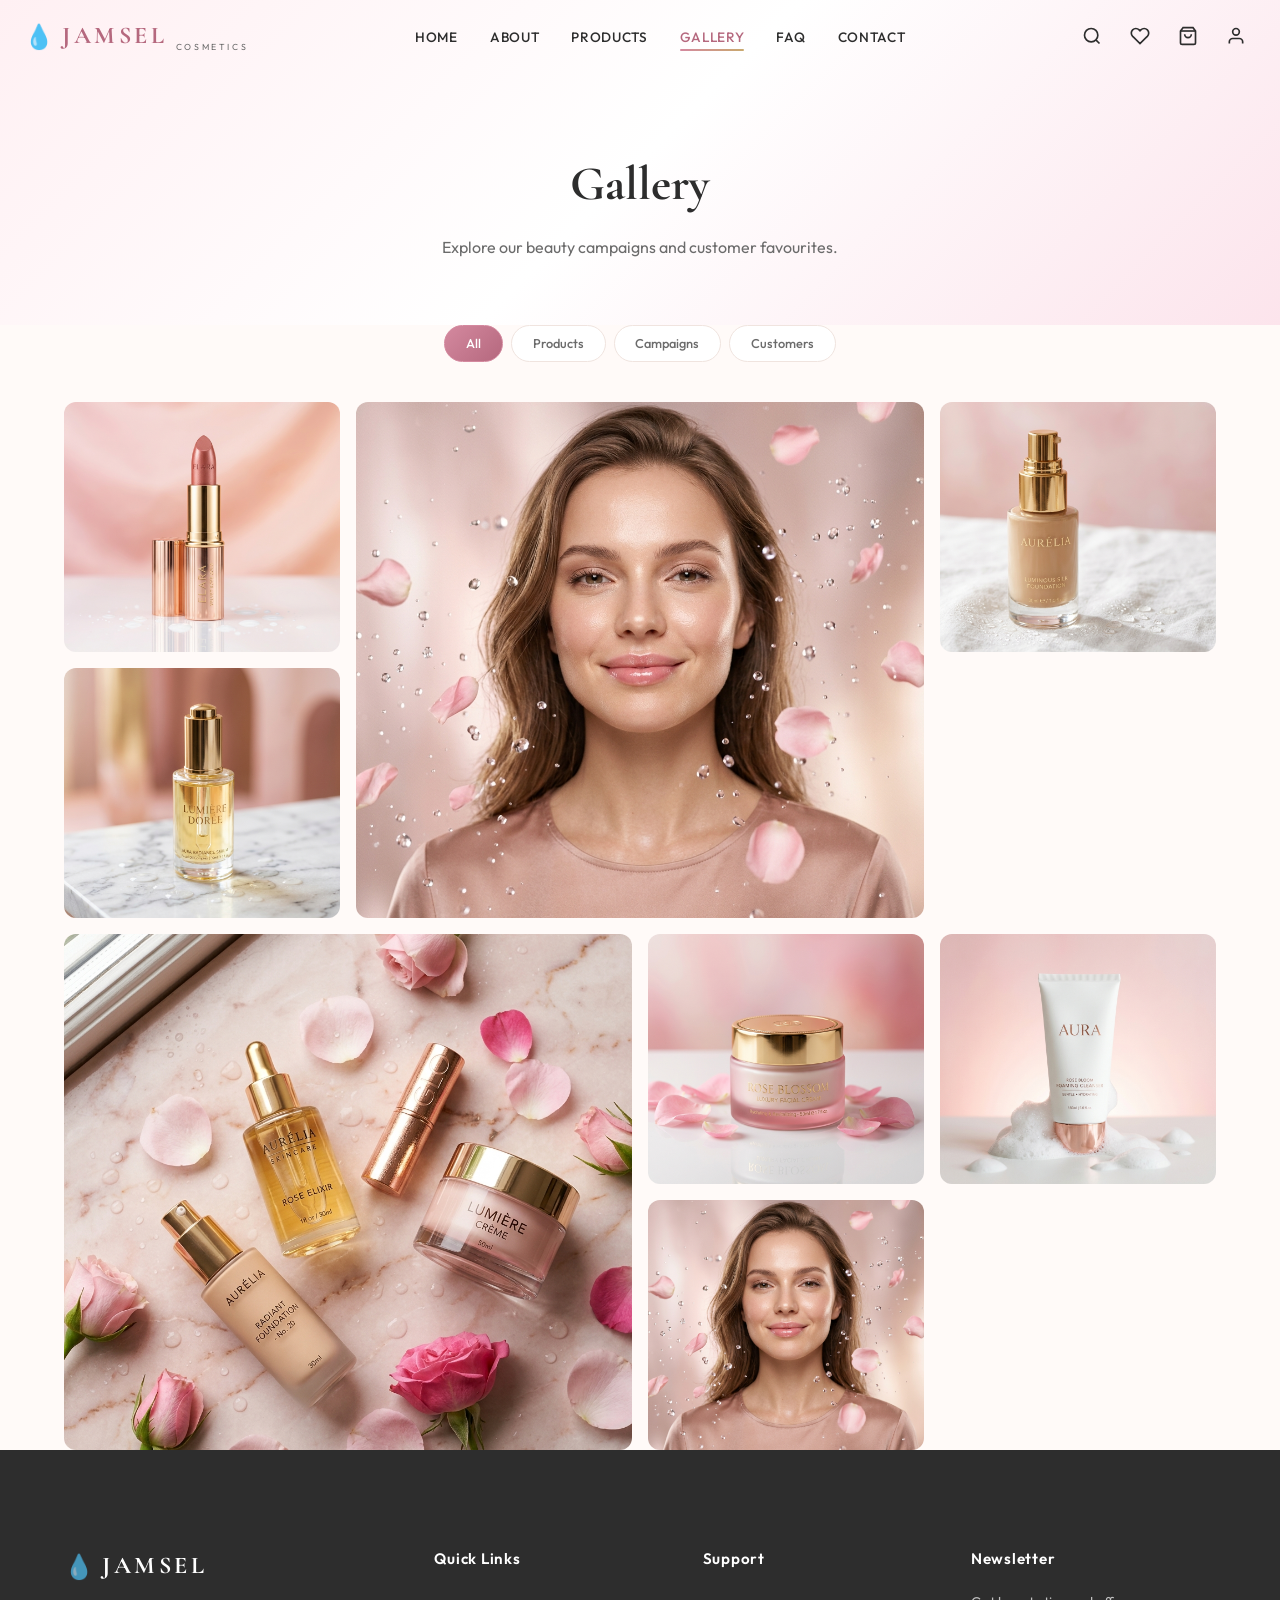
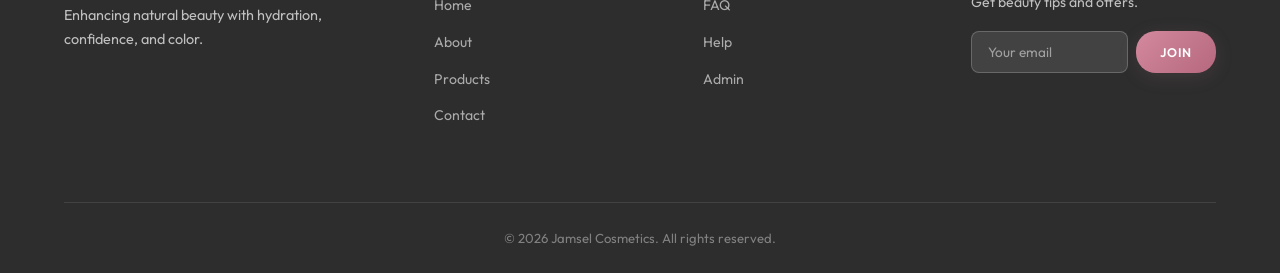
<file: sidd/pages/gallery.html>
<!DOCTYPE html>
<html lang="en">
<head>
    <meta charset="UTF-8">
    <meta name="viewport" content="width=device-width, initial-scale=1.0">
    <meta name="description" content="Gallery — Jamsel Cosmetics beauty campaigns, products, and customer photos.">
    <title>Gallery — Jamsel Cosmetics</title>
    <link rel="preconnect" href="https://fonts.googleapis.com">
    <link rel="preconnect" href="https://fonts.gstatic.com" crossorigin>
    <link href="https://fonts.googleapis.com/css2?family=Cormorant+Garamond:ital,wght@0,400;0,500;0,600;0,700;1,400;1,500&family=Outfit:wght@300;400;500;600;700&display=swap" rel="stylesheet">
    <link rel="stylesheet" href="../css/style.css">
    <link rel="icon" href="./images/Logo1.png">
</head>
<body>
    <!-- Header -->
    <header id="main-header">
        <nav class="navbar">
            <a href="../index.html" class="nav-logo"><span class="logo-icon">💧</span><span class="logo-text">JAMSEL</span><span class="logo-sub">COSMETICS</span></a>
            <ul class="nav-links" id="nav-links">
                <li><a href="../index.html" class="nav-link">Home</a></li>
                <li><a href="about.html" class="nav-link">About</a></li>
                <li><a href="products.html" class="nav-link">Products</a></li>
                <li><a href="gallery.html" class="nav-link active">Gallery</a></li>
                <li><a href="faq.html" class="nav-link">FAQ</a></li>
                <li><a href="contact.html" class="nav-link">Contact</a></li>
            </ul>
            <div class="nav-actions">
                <button class="nav-icon-btn" id="search-toggle-btn" aria-label="Search"><svg width="20" height="20" viewBox="0 0 24 24" fill="none" stroke="currentColor" stroke-width="2"><circle cx="11" cy="11" r="8"/><path d="m21 21-4.35-4.35"/></svg></button>
                <a href="wishlist.html" class="nav-icon-btn" aria-label="Wishlist"><svg width="20" height="20" viewBox="0 0 24 24" fill="none" stroke="currentColor" stroke-width="2"><path d="M20.84 4.61a5.5 5.5 0 0 0-7.78 0L12 5.67l-1.06-1.06a5.5 5.5 0 0 0-7.78 7.78l1.06 1.06L12 21.23l7.78-7.78 1.06-1.06a5.5 5.5 0 0 0 0-7.78z"/></svg><span class="badge" id="wishlist-count">0</span></a>
                <a href="cart.html" class="nav-icon-btn" aria-label="Cart"><svg width="20" height="20" viewBox="0 0 24 24" fill="none" stroke="currentColor" stroke-width="2"><path d="M6 2L3 6v14a2 2 0 0 0 2 2h14a2 2 0 0 0 2-2V6l-3-4z"/><line x1="3" y1="6" x2="21" y2="6"/><path d="M16 10a4 4 0 0 1-8 0"/></svg><span class="badge" id="cart-count">0</span></a>
                <button class="nav-icon-btn" id="login-btn" aria-label="Login"><svg width="20" height="20" viewBox="0 0 24 24" fill="none" stroke="currentColor" stroke-width="2"><path d="M20 21v-2a4 4 0 0 0-4-4H8a4 4 0 0 0-4 4v2"/><circle cx="12" cy="7" r="4"/></svg></button>
                <button class="hamburger" id="hamburger-btn" aria-label="Menu"><span></span><span></span><span></span></button>
            </div>
        </nav>
        <div class="search-bar" id="search-bar"><div class="search-bar-inner"><svg width="20" height="20" viewBox="0 0 24 24" fill="none" stroke="currentColor" stroke-width="2"><circle cx="11" cy="11" r="8"/><path d="m21 21-4.35-4.35"/></svg><input type="text" id="search-input" placeholder="Search for products..."><button id="search-close-btn">&times;</button></div><div class="search-results" id="search-results"></div></div>
    </header>

    <main>
        <div class="page-hero">
            <h1>Gallery</h1>
            <p>Explore our beauty campaigns and customer favourites.</p>
        </div>
        <div class="container">
            <div class="gallery-tabs">
                <button class="filter-btn active" data-gallery="all">All</button>
                <button class="filter-btn" data-gallery="products">Products</button>
                <button class="filter-btn" data-gallery="campaign">Campaigns</button>
                <button class="filter-btn" data-gallery="customers">Customers</button>
            </div>
            <div class="gallery-grid" id="gallery-grid">
                <div class="gallery-item" data-type="products"><img src="../images/product_lipstick.png" alt="Velvet Rose Lipstick"><div class="gallery-overlay"><span>Velvet Rose Lipstick</span></div></div>
                <div class="gallery-item large" data-type="campaign"><img src="../images/hero_banner.png" alt="Summer Glow Campaign"><div class="gallery-overlay"><span>Summer Glow Campaign</span></div></div>
                <div class="gallery-item" data-type="products"><img src="../images/product_foundation.png" alt="Silk Glow Foundation"><div class="gallery-overlay"><span>Silk Glow Foundation</span></div></div>
                <div class="gallery-item" data-type="products"><img src="../images/product_serum.png" alt="Hydra Bloom Serum"><div class="gallery-overlay"><span>Hydra Bloom Serum</span></div></div>
                <div class="gallery-item large" data-type="campaign"><img src="../images/products_flatlay.png" alt="Luxury Collection"><div class="gallery-overlay"><span>Luxury Collection</span></div></div>
                <div class="gallery-item" data-type="products"><img src="../images/product_moisturizer.png" alt="Dew Drop Moisturizer"><div class="gallery-overlay"><span>Dew Drop Moisturizer</span></div></div>
                <div class="gallery-item" data-type="customers"><img src="../images/product_cleanser.png" alt="Customer Favourite"><div class="gallery-overlay"><span>Customer Favourite</span></div></div>
                <div class="gallery-item" data-type="customers"><img src="../images/hero_banner.png" alt="Glowing Skin Routine"><div class="gallery-overlay"><span>Glowing Skin Routine</span></div></div>
            </div>
        </div>
    </main>

    <!-- Footer -->
    <footer id="main-footer"><div class="footer-content"><div class="footer-grid"><div class="footer-brand"><div class="footer-logo"><span class="logo-icon">💧</span><span class="logo-text">JAMSEL</span></div><p>Enhancing natural beauty with hydration, confidence, and color.</p></div><div class="footer-links"><h4>Quick Links</h4><ul><li><a href="../index.html">Home</a></li><li><a href="about.html">About</a></li><li><a href="products.html">Products</a></li><li><a href="contact.html">Contact</a></li></ul></div><div class="footer-links"><h4>Support</h4><ul><li><a href="faq.html">FAQ</a></li><li><a href="contact.html">Help</a></li><li><a href="admin.html" target="_blank">Admin</a></li></ul></div><div class="footer-newsletter"><h4>Newsletter</h4><p>Get beauty tips and offers.</p><form class="footer-newsletter-form" id="footer-newsletter-form"><input type="email" placeholder="Your email" required><button type="submit" class="btn-primary btn-sm">Join</button></form></div></div><div class="footer-bottom"><p>&copy; 2026 Jamsel Cosmetics. All rights reserved.</p></div></div></footer>
    <button id="back-to-top" aria-label="Back to top"><svg width="20" height="20" viewBox="0 0 24 24" fill="none" stroke="currentColor" stroke-width="2.5"><polyline points="18 15 12 9 6 15"/></svg></button>
    <div class="modal-overlay" id="quick-view-modal"><div class="modal-content"><button class="modal-close" id="modal-close">&times;</button><div id="quick-view-content"></div></div></div>
    <div class="modal-overlay" id="login-modal"><div class="modal-content login-modal-content"><button class="modal-close" id="login-modal-close">&times;</button><div class="login-content"><h2>Welcome Back</h2><p>Sign in to your Jamsel account</p><form class="login-form" id="login-form"><div class="form-group"><label for="login-email">Email</label><input type="email" id="login-email" placeholder="your@email.com"></div><div class="form-group"><label for="login-password">Password</label><input type="password" id="login-password" placeholder="••••••••"></div><button type="submit" class="btn-primary btn-full">Sign In</button></form><p class="login-note">UI demo only.</p></div></div></div>
    <div class="toast-container" id="toast-container"></div>
    <script src="../js/script.js"></script>
    <script>
        document.addEventListener('DOMContentLoaded', () => {
            document.querySelectorAll('[data-gallery]').forEach(btn => {
                btn.addEventListener('click', () => {
                    document.querySelectorAll('[data-gallery]').forEach(b => b.classList.remove('active'));
                    btn.classList.add('active');
                    const type = btn.getAttribute('data-gallery');
                    document.querySelectorAll('.gallery-item').forEach(item => {
                        if (type === 'all' || item.getAttribute('data-type') === type) {
                            item.classList.remove('hidden-gallery');
                        } else {
                            item.classList.add('hidden-gallery');
                        }
                    });
                });
            });
        });
    </script>
</body>
</html>
</file>
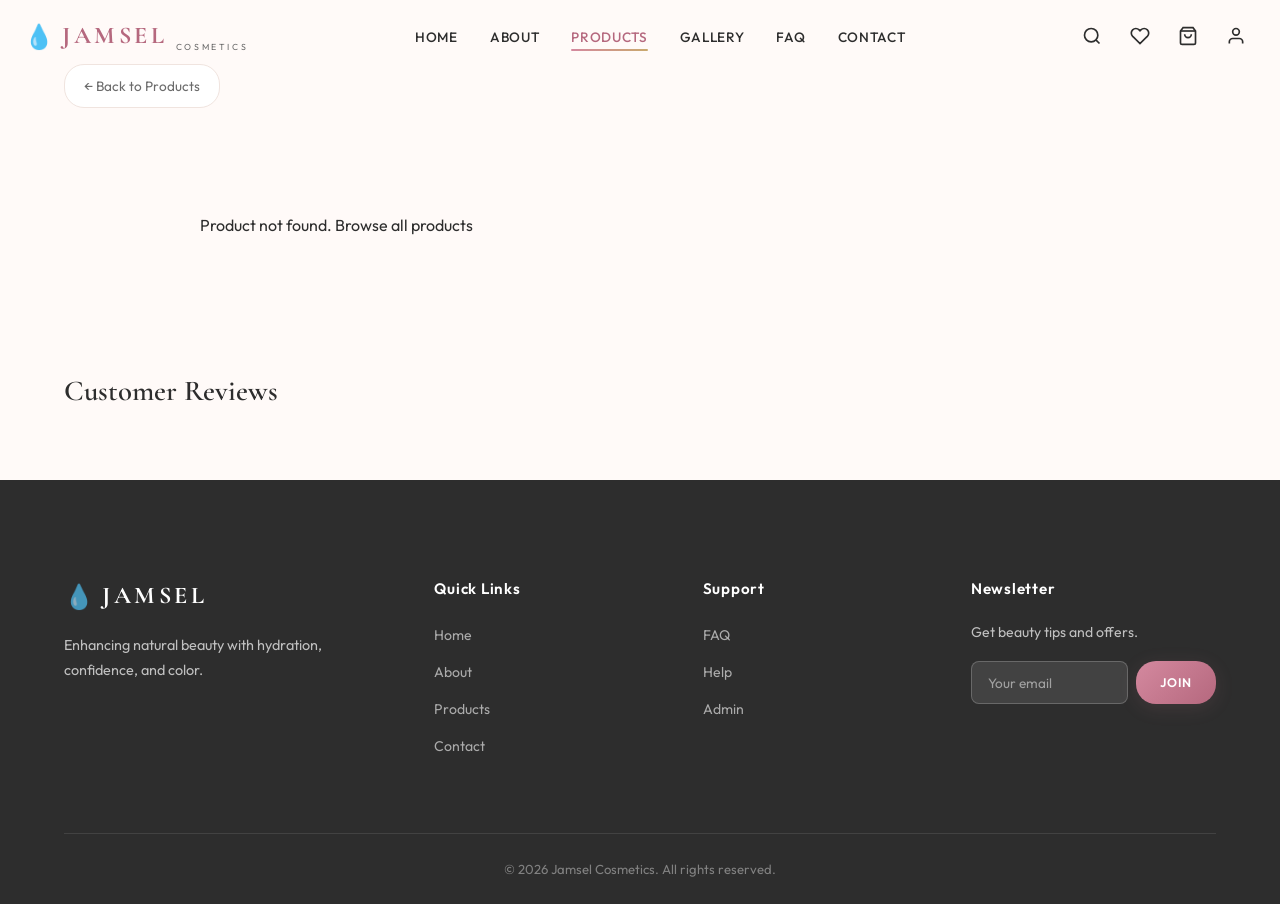
<file: sidd/pages/product-detail.html>
<!DOCTYPE html>
<html lang="en">
<head>
    <meta charset="UTF-8">
    <meta name="viewport" content="width=device-width, initial-scale=1.0">
    <meta name="description" content="Product details — Jamsel Cosmetics premium beauty.">
    <title>Product Details — Jamsel Cosmetics</title>
    <link rel="preconnect" href="https://fonts.googleapis.com">
    <link rel="preconnect" href="https://fonts.gstatic.com" crossorigin>
    <link href="https://fonts.googleapis.com/css2?family=Cormorant+Garamond:ital,wght@0,400;0,500;0,600;0,700;1,400;1,500&family=Outfit:wght@300;400;500;600;700&display=swap" rel="stylesheet">
    <link rel="stylesheet" href="../css/style.css">
    <link rel="icon" href="./images/Logo1.png">
</head>
<body>
    <!-- Header -->
    <header id="main-header">
        <nav class="navbar">
            <a href="../index.html" class="nav-logo"><span class="logo-icon">💧</span><span class="logo-text">JAMSEL</span><span class="logo-sub">COSMETICS</span></a>
            <ul class="nav-links" id="nav-links">
                <li><a href="../index.html" class="nav-link">Home</a></li>
                <li><a href="about.html" class="nav-link">About</a></li>
                <li><a href="products.html" class="nav-link active">Products</a></li>
                <li><a href="gallery.html" class="nav-link">Gallery</a></li>
                <li><a href="faq.html" class="nav-link">FAQ</a></li>
                <li><a href="contact.html" class="nav-link">Contact</a></li>
            </ul>
            <div class="nav-actions">
                <button class="nav-icon-btn" id="search-toggle-btn" aria-label="Search"><svg width="20" height="20" viewBox="0 0 24 24" fill="none" stroke="currentColor" stroke-width="2"><circle cx="11" cy="11" r="8"/><path d="m21 21-4.35-4.35"/></svg></button>
                <a href="wishlist.html" class="nav-icon-btn" aria-label="Wishlist"><svg width="20" height="20" viewBox="0 0 24 24" fill="none" stroke="currentColor" stroke-width="2"><path d="M20.84 4.61a5.5 5.5 0 0 0-7.78 0L12 5.67l-1.06-1.06a5.5 5.5 0 0 0-7.78 7.78l1.06 1.06L12 21.23l7.78-7.78 1.06-1.06a5.5 5.5 0 0 0 0-7.78z"/></svg><span class="badge" id="wishlist-count">0</span></a>
                <a href="cart.html" class="nav-icon-btn" aria-label="Cart"><svg width="20" height="20" viewBox="0 0 24 24" fill="none" stroke="currentColor" stroke-width="2"><path d="M6 2L3 6v14a2 2 0 0 0 2 2h14a2 2 0 0 0 2-2V6l-3-4z"/><line x1="3" y1="6" x2="21" y2="6"/><path d="M16 10a4 4 0 0 1-8 0"/></svg><span class="badge" id="cart-count">0</span></a>
                <button class="nav-icon-btn" id="login-btn" aria-label="Login"><svg width="20" height="20" viewBox="0 0 24 24" fill="none" stroke="currentColor" stroke-width="2"><path d="M20 21v-2a4 4 0 0 0-4-4H8a4 4 0 0 0-4 4v2"/><circle cx="12" cy="7" r="4"/></svg></button>
                <button class="hamburger" id="hamburger-btn" aria-label="Menu"><span></span><span></span><span></span></button>
            </div>
        </nav>
        <div class="search-bar" id="search-bar"><div class="search-bar-inner"><svg width="20" height="20" viewBox="0 0 24 24" fill="none" stroke="currentColor" stroke-width="2"><circle cx="11" cy="11" r="8"/><path d="m21 21-4.35-4.35"/></svg><input type="text" id="search-input" placeholder="Search for products..."><button id="search-close-btn">&times;</button></div><div class="search-results" id="search-results"></div></div>
    </header>

    <main>
        <div class="container">
            <a href="products.html" class="back-btn">&larr; Back to Products</a>
            <div class="product-detail" id="product-detail-content">
                <!-- Filled by JS -->
            </div>
            <div class="product-reviews-section">
                <h3>Customer Reviews</h3>
                <div class="reviews-list" id="product-reviews"></div>
            </div>
        </div>
    </main>

    <!-- Footer -->
    <footer id="main-footer"><div class="footer-content"><div class="footer-grid"><div class="footer-brand"><div class="footer-logo"><span class="logo-icon">💧</span><span class="logo-text">JAMSEL</span></div><p>Enhancing natural beauty with hydration, confidence, and color.</p></div><div class="footer-links"><h4>Quick Links</h4><ul><li><a href="../index.html">Home</a></li><li><a href="about.html">About</a></li><li><a href="products.html">Products</a></li><li><a href="contact.html">Contact</a></li></ul></div><div class="footer-links"><h4>Support</h4><ul><li><a href="faq.html">FAQ</a></li><li><a href="contact.html">Help</a></li><li><a href="admin.html" target="_blank">Admin</a></li></ul></div><div class="footer-newsletter"><h4>Newsletter</h4><p>Get beauty tips and offers.</p><form class="footer-newsletter-form" id="footer-newsletter-form"><input type="email" placeholder="Your email" required><button type="submit" class="btn-primary btn-sm">Join</button></form></div></div><div class="footer-bottom"><p>&copy; 2026 Jamsel Cosmetics. All rights reserved.</p></div></div></footer>
    <button id="back-to-top" aria-label="Back to top"><svg width="20" height="20" viewBox="0 0 24 24" fill="none" stroke="currentColor" stroke-width="2.5"><polyline points="18 15 12 9 6 15"/></svg></button>
    <div class="modal-overlay" id="quick-view-modal"><div class="modal-content"><button class="modal-close" id="modal-close">&times;</button><div id="quick-view-content"></div></div></div>
    <div class="modal-overlay" id="login-modal"><div class="modal-content login-modal-content"><button class="modal-close" id="login-modal-close">&times;</button><div class="login-content"><h2>Welcome Back</h2><p>Sign in to your Jamsel account</p><form class="login-form" id="login-form"><div class="form-group"><label for="login-email">Email</label><input type="email" id="login-email" placeholder="your@email.com"></div><div class="form-group"><label for="login-password">Password</label><input type="password" id="login-password" placeholder="••••••••"></div><button type="submit" class="btn-primary btn-full">Sign In</button></form><p class="login-note">UI demo only.</p></div></div></div>
    <div class="toast-container" id="toast-container"></div>
    <script src="../js/script.js"></script>
    <script>
        let detailQty = 1;
        document.addEventListener('DOMContentLoaded', () => {
            const params = new URLSearchParams(window.location.search);
            const id = parseInt(params.get('id'));
            const product = products.find(p => p.id === id);
            if (!product) {
                document.getElementById('product-detail-content').innerHTML = '<p style="text-align:center;padding:4rem 0;">Product not found. <a href="products.html">Browse all products</a></p>';
                return;
            }
            document.title = `${product.name} — Jamsel Cosmetics`;
            const stars = '★'.repeat(Math.floor(product.rating)) + (product.rating % 1 >= 0.5 ? '½' : '');
            const shadesHTML = product.shades.length > 0 ? `
                <h4 class="pd-section-title">Available Shades</h4>
                <div class="pd-shades">${product.shades.map((s, i) => `<div class="shade-swatch ${i === 0 ? 'selected' : ''}" style="background:${s}" onclick="this.parentElement.querySelectorAll('.shade-swatch').forEach(x=>x.classList.remove('selected'));this.classList.add('selected')"></div>`).join('')}</div>
            ` : '';
            document.getElementById('product-detail-content').innerHTML = `
                <div class="pd-image"><img src="${imgPath}${product.image.replace('images/','')}" alt="${product.name}"></div>
                <div class="pd-info">
                    <p class="pd-category">${product.category.replace('-', ' ')}</p>
                    <h1>${product.name}</h1>
                    <p class="pd-rating">${stars} <span>${product.reviews} reviews</span></p>
                    <div class="pd-price">
                        <span class="current">Nu.${product.price.toFixed(2)}</span>
                        ${product.originalPrice ? `<span class="original">Nu.${product.originalPrice.toFixed(2)}</span>` : ''}
                    </div>
                    <p class="pd-desc">${product.description}</p>
                    ${shadesHTML}
                    <h4 class="pd-section-title">Ingredients</h4>
                    <p class="pd-ingredients">${product.ingredients}</p>
                    <h4 class="pd-section-title">Quantity</h4>
                    <div class="pd-quantity">
                        <div class="qty-control">
                            <button class="qty-btn" onclick="detailQty=Math.max(1,detailQty-1);document.getElementById('dqty').value=detailQty">−</button>
                            <input type="text" class="qty-value" id="dqty" value="1" readonly>
                            <button class="qty-btn" onclick="detailQty=Math.min(10,detailQty+1);document.getElementById('dqty').value=detailQty">+</button>
                        </div>
                    </div>
                    <div class="pd-actions">
                        <button class="btn-primary" onclick="for(let i=0;i<detailQty;i++){addToCartSilent(${product.id});}updateCartBadge();showToast('Added '+detailQty+' item(s) to cart!','success');">Add to Cart</button>
                        <button class="btn-outline" onclick="for(let i=0;i<detailQty;i++){addToCartSilent(${product.id});}updateCartBadge();window.location.href='checkout.html';">Buy Now</button>
                    </div>
                </div>
            `;
            // Reviews
            document.getElementById('product-reviews').innerHTML = sampleReviews.map(r => `
                <div class="review-card">
                    <div class="review-header"><span class="review-author">${r.author}</span><span class="review-stars">${'★'.repeat(r.stars)}${'☆'.repeat(5 - r.stars)}</span></div>
                    <p class="review-text">${r.text}</p>
                    <p class="review-date">${r.date}</p>
                </div>
            `).join('');
        });
    </script>
</body>
</html>
</file>
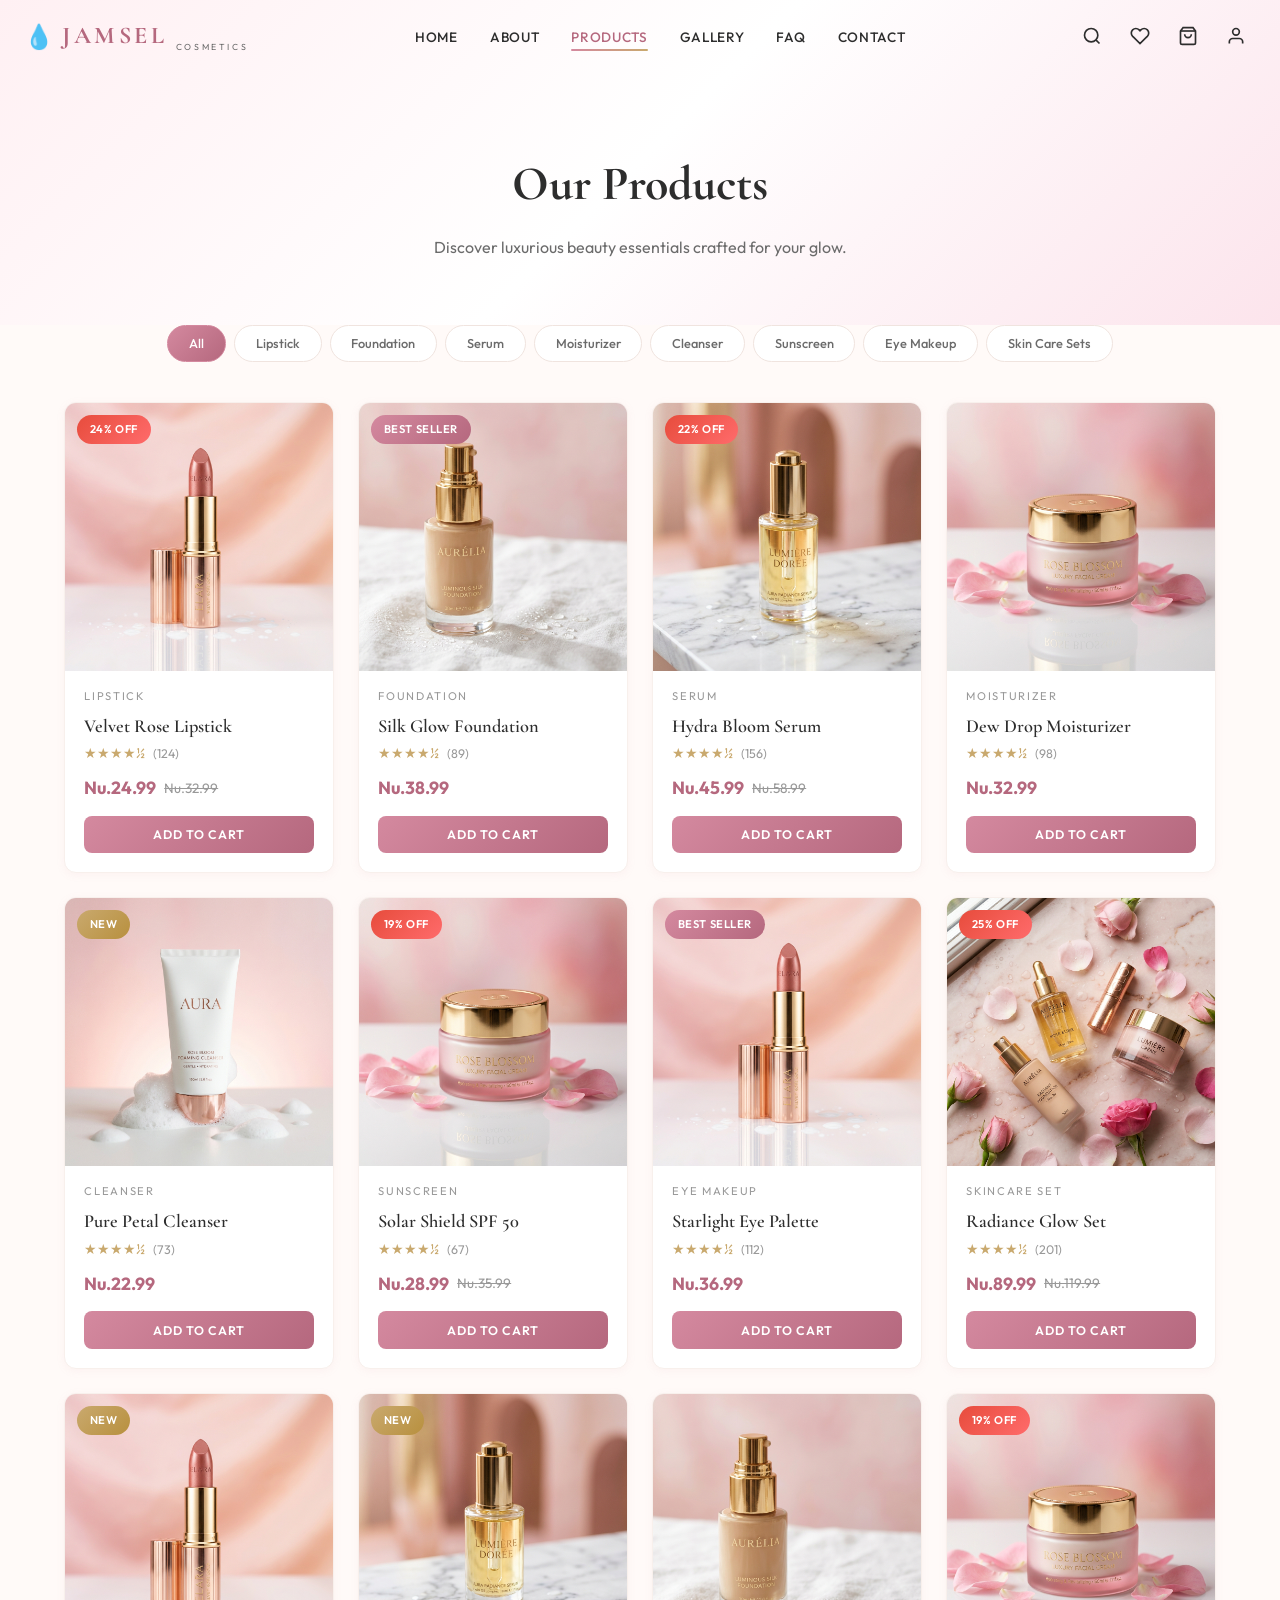
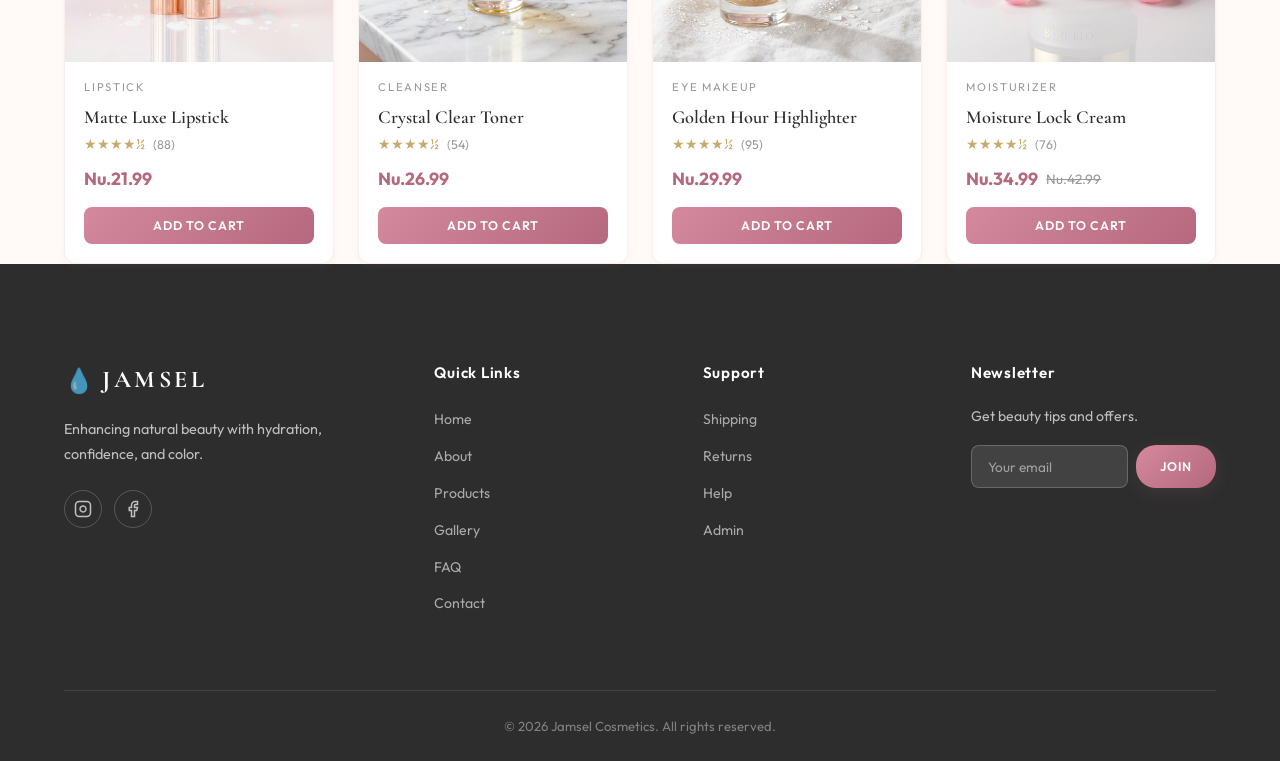
<file: sidd/pages/products.html>
<!DOCTYPE html>
<html lang="en">
<head>
    <meta charset="UTF-8">
    <meta name="viewport" content="width=device-width, initial-scale=1.0">
    <meta name="description" content="Shop luxury cosmetics from Jamsel Cosmetics — lipsticks, foundations, serums, skincare sets and more.">
    <title>Products — Jamsel Cosmetics</title>
    <link rel="preconnect" href="https://fonts.googleapis.com">
    <link rel="preconnect" href="https://fonts.gstatic.com" crossorigin>
    <link href="https://fonts.googleapis.com/css2?family=Cormorant+Garamond:ital,wght@0,400;0,500;0,600;0,700;1,400;1,500&family=Outfit:wght@300;400;500;600;700&display=swap" rel="stylesheet">
    <link rel="stylesheet" href="../css/style.css">
    <link rel="icon" href="./images/Logo1.png">
</head>
<body>
    <!-- Header -->
    <header id="main-header">
        <nav class="navbar">
            <a href="../index.html" class="nav-logo"><span class="logo-icon">💧</span><span class="logo-text">JAMSEL</span><span class="logo-sub">COSMETICS</span></a>
            <ul class="nav-links" id="nav-links">
                <li><a href="../index.html" class="nav-link">Home</a></li>
                <li><a href="about.html" class="nav-link">About</a></li>
                <li><a href="products.html" class="nav-link active">Products</a></li>
                <li><a href="gallery.html" class="nav-link">Gallery</a></li>
                <li><a href="faq.html" class="nav-link">FAQ</a></li>
                <li><a href="contact.html" class="nav-link">Contact</a></li>
            </ul>
            <div class="nav-actions">
                <button class="nav-icon-btn" id="search-toggle-btn" aria-label="Search"><svg width="20" height="20" viewBox="0 0 24 24" fill="none" stroke="currentColor" stroke-width="2"><circle cx="11" cy="11" r="8"/><path d="m21 21-4.35-4.35"/></svg></button>
                <a href="wishlist.html" class="nav-icon-btn" aria-label="Wishlist"><svg width="20" height="20" viewBox="0 0 24 24" fill="none" stroke="currentColor" stroke-width="2"><path d="M20.84 4.61a5.5 5.5 0 0 0-7.78 0L12 5.67l-1.06-1.06a5.5 5.5 0 0 0-7.78 7.78l1.06 1.06L12 21.23l7.78-7.78 1.06-1.06a5.5 5.5 0 0 0 0-7.78z"/></svg><span class="badge" id="wishlist-count">0</span></a>
                <a href="cart.html" class="nav-icon-btn" aria-label="Cart"><svg width="20" height="20" viewBox="0 0 24 24" fill="none" stroke="currentColor" stroke-width="2"><path d="M6 2L3 6v14a2 2 0 0 0 2 2h14a2 2 0 0 0 2-2V6l-3-4z"/><line x1="3" y1="6" x2="21" y2="6"/><path d="M16 10a4 4 0 0 1-8 0"/></svg><span class="badge" id="cart-count">0</span></a>
                <button class="nav-icon-btn" id="login-btn" aria-label="Login"><svg width="20" height="20" viewBox="0 0 24 24" fill="none" stroke="currentColor" stroke-width="2"><path d="M20 21v-2a4 4 0 0 0-4-4H8a4 4 0 0 0-4 4v2"/><circle cx="12" cy="7" r="4"/></svg></button>
                <button class="hamburger" id="hamburger-btn" aria-label="Menu"><span></span><span></span><span></span></button>
            </div>
        </nav>
        <div class="search-bar" id="search-bar"><div class="search-bar-inner"><svg width="20" height="20" viewBox="0 0 24 24" fill="none" stroke="currentColor" stroke-width="2"><circle cx="11" cy="11" r="8"/><path d="m21 21-4.35-4.35"/></svg><input type="text" id="search-input" placeholder="Search for products..."><button id="search-close-btn">&times;</button></div><div class="search-results" id="search-results"></div></div>
    </header>

    <main>
        <div class="page-hero">
            <h1>Our Products</h1>
            <p>Discover luxurious beauty essentials crafted for your glow.</p>
        </div>
        <div class="container">
            <div class="products-toolbar">
                <div class="category-filters" id="category-filters">
                    <button class="filter-btn active" data-category="all">All</button>
                    <button class="filter-btn" data-category="lipstick">Lipstick</button>
                    <button class="filter-btn" data-category="foundation">Foundation</button>
                    <button class="filter-btn" data-category="serum">Serum</button>
                    <button class="filter-btn" data-category="moisturizer">Moisturizer</button>
                    <button class="filter-btn" data-category="cleanser">Cleanser</button>
                    <button class="filter-btn" data-category="sunscreen">Sunscreen</button>
                    <button class="filter-btn" data-category="eye-makeup">Eye Makeup</button>
                    <button class="filter-btn" data-category="skincare-set">Skin Care Sets</button>
                </div>
            </div>
            <div class="products-grid full-grid" id="all-products-grid"></div>
        </div>
    </main>

    <!-- Footer -->
    <footer id="main-footer"><div class="footer-content"><div class="footer-grid"><div class="footer-brand"><div class="footer-logo"><span class="logo-icon">💧</span><span class="logo-text">JAMSEL</span></div><p>Enhancing natural beauty with hydration, confidence, and color.</p><div class="footer-social"><a href="#"><svg width="18" height="18" viewBox="0 0 24 24" fill="none" stroke="currentColor" stroke-width="2"><rect x="2" y="2" width="20" height="20" rx="5" ry="5"/><path d="M16 11.37A4 4 0 1112.63 8 4 4 0 0116 11.37z"/><line x1="17.5" y1="6.5" x2="17.51" y2="6.5"/></svg></a><a href="#"><svg width="18" height="18" viewBox="0 0 24 24" fill="none" stroke="currentColor" stroke-width="2"><path d="M18 2h-3a5 5 0 00-5 5v3H7v4h3v8h4v-8h3l1-4h-4V7a1 1 0 011-1h3z"/></svg></a></div></div><div class="footer-links"><h4>Quick Links</h4><ul><li><a href="../index.html">Home</a></li><li><a href="about.html">About</a></li><li><a href="products.html">Products</a></li><li><a href="gallery.html">Gallery</a></li><li><a href="faq.html">FAQ</a></li><li><a href="contact.html">Contact</a></li></ul></div><div class="footer-links"><h4>Support</h4><ul><li><a href="faq.html">Shipping</a></li><li><a href="faq.html">Returns</a></li><li><a href="contact.html">Help</a></li><li><a href="admin.html" target="_blank">Admin</a></li></ul></div><div class="footer-newsletter"><h4>Newsletter</h4><p>Get beauty tips and offers.</p><form class="footer-newsletter-form" id="footer-newsletter-form"><input type="email" placeholder="Your email" required><button type="submit" class="btn-primary btn-sm">Join</button></form></div></div><div class="footer-bottom"><p>&copy; 2026 Jamsel Cosmetics. All rights reserved.</p></div></div></footer>
    <button id="back-to-top" aria-label="Back to top"><svg width="20" height="20" viewBox="0 0 24 24" fill="none" stroke="currentColor" stroke-width="2.5"><polyline points="18 15 12 9 6 15"/></svg></button>
    <div class="modal-overlay" id="quick-view-modal"><div class="modal-content"><button class="modal-close" id="modal-close">&times;</button><div id="quick-view-content"></div></div></div>
    <div class="modal-overlay" id="login-modal"><div class="modal-content login-modal-content"><button class="modal-close" id="login-modal-close">&times;</button><div class="login-content"><h2>Welcome Back</h2><p>Sign in to your Jamsel account</p><form class="login-form" id="login-form"><div class="form-group"><label for="login-email">Email</label><input type="email" id="login-email" placeholder="your@email.com"></div><div class="form-group"><label for="login-password">Password</label><input type="password" id="login-password" placeholder="••••••••"></div><button type="submit" class="btn-primary btn-full">Sign In</button></form><p class="login-note">UI demo only.</p></div></div></div>
    <div class="toast-container" id="toast-container"></div>
    <script src="../js/script.js"></script>
    <script>
        document.addEventListener('DOMContentLoaded', () => {
            // Render all products
            renderProductGrid('all-products-grid', products);
            // Category filter
            document.querySelectorAll('#category-filters .filter-btn').forEach(btn => {
                btn.addEventListener('click', () => {
                    document.querySelectorAll('#category-filters .filter-btn').forEach(b => b.classList.remove('active'));
                    btn.classList.add('active');
                    const cat = btn.getAttribute('data-category');
                    renderProductGrid('all-products-grid', cat === 'all' ? products : products.filter(p => p.category === cat));
                });
            });
        });
    </script>
</body>
</html>
</file>
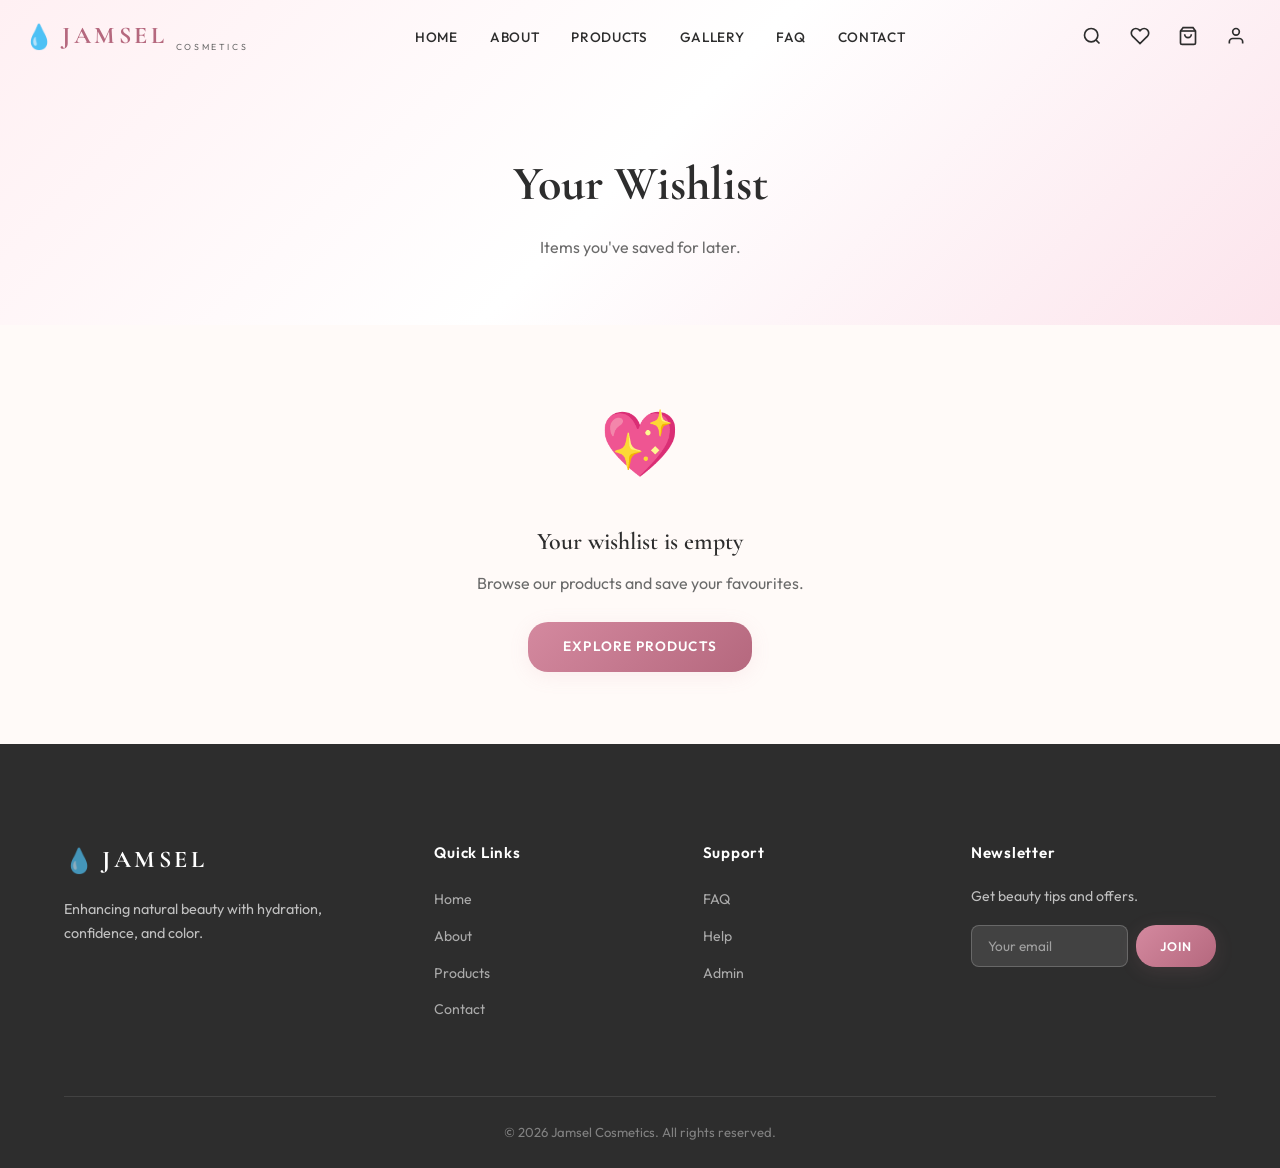
<file: sidd/pages/wishlist.html>
<!DOCTYPE html>
<html lang="en">
<head>
    <meta charset="UTF-8">
    <meta name="viewport" content="width=device-width, initial-scale=1.0">
    <meta name="description" content="Your Wishlist — Jamsel Cosmetics">
    <title>Wishlist — Jamsel Cosmetics</title>
    <link rel="preconnect" href="https://fonts.googleapis.com">
    <link rel="preconnect" href="https://fonts.gstatic.com" crossorigin>
    <link href="https://fonts.googleapis.com/css2?family=Cormorant+Garamond:ital,wght@0,400;0,500;0,600;0,700;1,400;1,500&family=Outfit:wght@300;400;500;600;700&display=swap" rel="stylesheet">
    <link rel="stylesheet" href="../css/style.css">
    <link rel="icon" href="./images/Logo1.png">
</head>
<body>
    <!-- Header -->
    <header id="main-header">
        <nav class="navbar">
            <a href="../index.html" class="nav-logo"><span class="logo-icon">💧</span><span class="logo-text">JAMSEL</span><span class="logo-sub">COSMETICS</span></a>
            <ul class="nav-links" id="nav-links">
                <li><a href="../index.html" class="nav-link">Home</a></li>
                <li><a href="about.html" class="nav-link">About</a></li>
                <li><a href="products.html" class="nav-link">Products</a></li>
                <li><a href="gallery.html" class="nav-link">Gallery</a></li>
                <li><a href="faq.html" class="nav-link">FAQ</a></li>
                <li><a href="contact.html" class="nav-link">Contact</a></li>
            </ul>
            <div class="nav-actions">
                <button class="nav-icon-btn" id="search-toggle-btn" aria-label="Search"><svg width="20" height="20" viewBox="0 0 24 24" fill="none" stroke="currentColor" stroke-width="2"><circle cx="11" cy="11" r="8"/><path d="m21 21-4.35-4.35"/></svg></button>
                <a href="wishlist.html" class="nav-icon-btn" aria-label="Wishlist"><svg width="20" height="20" viewBox="0 0 24 24" fill="none" stroke="currentColor" stroke-width="2"><path d="M20.84 4.61a5.5 5.5 0 0 0-7.78 0L12 5.67l-1.06-1.06a5.5 5.5 0 0 0-7.78 7.78l1.06 1.06L12 21.23l7.78-7.78 1.06-1.06a5.5 5.5 0 0 0 0-7.78z"/></svg><span class="badge" id="wishlist-count">0</span></a>
                <a href="cart.html" class="nav-icon-btn" aria-label="Cart"><svg width="20" height="20" viewBox="0 0 24 24" fill="none" stroke="currentColor" stroke-width="2"><path d="M6 2L3 6v14a2 2 0 0 0 2 2h14a2 2 0 0 0 2-2V6l-3-4z"/><line x1="3" y1="6" x2="21" y2="6"/><path d="M16 10a4 4 0 0 1-8 0"/></svg><span class="badge" id="cart-count">0</span></a>
                <button class="nav-icon-btn" id="login-btn" aria-label="Login"><svg width="20" height="20" viewBox="0 0 24 24" fill="none" stroke="currentColor" stroke-width="2"><path d="M20 21v-2a4 4 0 0 0-4-4H8a4 4 0 0 0-4 4v2"/><circle cx="12" cy="7" r="4"/></svg></button>
                <button class="hamburger" id="hamburger-btn" aria-label="Menu"><span></span><span></span><span></span></button>
            </div>
        </nav>
        <div class="search-bar" id="search-bar"><div class="search-bar-inner"><svg width="20" height="20" viewBox="0 0 24 24" fill="none" stroke="currentColor" stroke-width="2"><circle cx="11" cy="11" r="8"/><path d="m21 21-4.35-4.35"/></svg><input type="text" id="search-input" placeholder="Search for products..."><button id="search-close-btn">&times;</button></div><div class="search-results" id="search-results"></div></div>
    </header>

    <main>
        <div class="page-hero">
            <h1>Your Wishlist</h1>
            <p>Items you've saved for later.</p>
        </div>
        <div class="container">
            <div class="products-grid full-grid" id="wishlist-grid"></div>
            <div class="empty-state" id="wishlist-empty" style="display:none;">
                <p class="empty-icon">💖</p>
                <h3>Your wishlist is empty</h3>
                <p>Browse our products and save your favourites.</p>
                <a href="products.html" class="btn-primary">Explore Products</a>
            </div>
        </div>
    </main>

    <!-- Footer -->
    <footer id="main-footer"><div class="footer-content"><div class="footer-grid"><div class="footer-brand"><div class="footer-logo"><span class="logo-icon">💧</span><span class="logo-text">JAMSEL</span></div><p>Enhancing natural beauty with hydration, confidence, and color.</p></div><div class="footer-links"><h4>Quick Links</h4><ul><li><a href="../index.html">Home</a></li><li><a href="about.html">About</a></li><li><a href="products.html">Products</a></li><li><a href="contact.html">Contact</a></li></ul></div><div class="footer-links"><h4>Support</h4><ul><li><a href="faq.html">FAQ</a></li><li><a href="contact.html">Help</a></li><li><a href="admin.html" target="_blank">Admin</a></li></ul></div><div class="footer-newsletter"><h4>Newsletter</h4><p>Get beauty tips and offers.</p><form class="footer-newsletter-form" id="footer-newsletter-form"><input type="email" placeholder="Your email" required><button type="submit" class="btn-primary btn-sm">Join</button></form></div></div><div class="footer-bottom"><p>&copy; 2026 Jamsel Cosmetics. All rights reserved.</p></div></div></footer>
    <button id="back-to-top" aria-label="Back to top"><svg width="20" height="20" viewBox="0 0 24 24" fill="none" stroke="currentColor" stroke-width="2.5"><polyline points="18 15 12 9 6 15"/></svg></button>
    <div class="modal-overlay" id="quick-view-modal"><div class="modal-content"><button class="modal-close" id="modal-close">&times;</button><div id="quick-view-content"></div></div></div>
    <div class="modal-overlay" id="login-modal"><div class="modal-content login-modal-content"><button class="modal-close" id="login-modal-close">&times;</button><div class="login-content"><h2>Welcome Back</h2><p>Sign in to your Jamsel account</p><form class="login-form" id="login-form"><div class="form-group"><label for="login-email">Email</label><input type="email" id="login-email" placeholder="your@email.com"></div><div class="form-group"><label for="login-password">Password</label><input type="password" id="login-password" placeholder="••••••••"></div><button type="submit" class="btn-primary btn-full">Sign In</button></form><p class="login-note">UI demo only.</p></div></div></div>
    <div class="toast-container" id="toast-container"></div>
    <script src="../js/script.js"></script>
    <script>
        document.addEventListener('DOMContentLoaded', () => {
            const grid = document.getElementById('wishlist-grid');
            const emptyState = document.getElementById('wishlist-empty');
            if (wishlist.length === 0) {
                grid.style.display = 'none'; emptyState.style.display = 'block';
            } else {
                grid.style.display = 'grid'; emptyState.style.display = 'none';
                const items = products.filter(p => wishlist.includes(p.id));
                grid.innerHTML = items.map(p => createProductCard(p)).join('');
            }
        });
    </script>
</body>
</html>
</file>
<file: sidd/css/style.css>
/* =====================================================
   JAMSEL COSMETICS — Premium Beauty eCommerce Styles
   ===================================================== */

/* ============ CSS VARIABLES / DESIGN TOKENS ============ */
:root {
    /* Colors */
    --clr-primary: #D4899F;
    --clr-primary-light: #F2CBCB;
    --clr-primary-dark: #B5687E;
    --clr-accent-gold: #C9A96E;
    --clr-accent-gold-light: #E8D5A8;
    --clr-nude: #F5DEB3;
    --clr-blush: #FFF0F3;
    --clr-rose: #FCE4EC;
    --clr-white: #FFFFFF;
    --clr-off-white: #FDF8F5;
    --clr-bg: #FFFAF8;
    --clr-text: #2D2D2D;
    --clr-text-light: #6B6B6B;
    --clr-text-muted: #999999;
    --clr-border: #F0E4DF;
    --clr-border-light: #F8F0EC;
    --clr-success: #6BCB77;
    --clr-danger: #E74C3C;

    /* Typography */
    --font-heading: 'Cormorant Garamond', Georgia, serif;
    --font-body: 'Outfit', -apple-system, BlinkMacSystemFont, sans-serif;

    /* Spacing */
    --spacing-xs: 0.5rem;
    --spacing-sm: 1rem;
    --spacing-md: 1.5rem;
    --spacing-lg: 2.5rem;
    --spacing-xl: 4rem;
    --spacing-2xl: 6rem;

    /* Border Radius */
    --radius-sm: 8px;
    --radius-md: 12px;
    --radius-lg: 20px;
    --radius-full: 50%;

    /* Shadows */
    --shadow-sm: 0 2px 8px rgba(212, 137, 159, 0.08);
    --shadow-md: 0 4px 20px rgba(212, 137, 159, 0.12);
    --shadow-lg: 0 8px 40px rgba(212, 137, 159, 0.16);
    --shadow-glow: 0 0 30px rgba(212, 137, 159, 0.2);
    --shadow-gold: 0 4px 20px rgba(201, 169, 110, 0.2);

    /* Transitions */
    --transition-fast: 0.2s ease;
    --transition-base: 0.3s ease;
    --transition-slow: 0.5s cubic-bezier(0.4, 0, 0.2, 1);

    /* Glassmorphism */
    --glass-bg: rgba(255, 255, 255, 0.7);
    --glass-border: rgba(255, 255, 255, 0.4);
    --glass-blur: blur(20px);
}

/* ============ RESET & BASE ============ */
*,
*::before,
*::after {
    margin: 0;
    padding: 0;
    box-sizing: border-box;
}

html {
    scroll-behavior: smooth;
    font-size: 16px;
}

body {
    font-family: var(--font-body);
    color: var(--clr-text);
    background-color: var(--clr-bg);
    line-height: 1.7;
    overflow-x: hidden;
    -webkit-font-smoothing: antialiased;
    -moz-osx-font-smoothing: grayscale;
}

img {
    max-width: 100%;
    height: auto;
    display: block;
}

a {
    text-decoration: none;
    color: inherit;
    transition: var(--transition-base);
}

button {
    border: none;
    background: none;
    cursor: pointer;
    font-family: var(--font-body);
    transition: var(--transition-base);
}

ul {
    list-style: none;
}

input, textarea, select {
    font-family: var(--font-body);
    font-size: 0.95rem;
    border: 1.5px solid var(--clr-border);
    border-radius: var(--radius-sm);
    padding: 0.8rem 1rem;
    background: var(--clr-white);
    color: var(--clr-text);
    width: 100%;
    transition: var(--transition-base);
    outline: none;
}

input:focus, textarea:focus, select:focus {
    border-color: var(--clr-primary);
    box-shadow: 0 0 0 3px rgba(212, 137, 159, 0.15);
}

/* ============ UTILITY CLASSES ============ */
.container {
    max-width: 1200px;
    margin: 0 auto;
    padding: 0 var(--spacing-md);
}

.center {
    text-align: center;
}

.center-btn {
    text-align: center;
    margin-top: var(--spacing-lg);
}

/* ============ LOADING SCREEN ============ */
#loading-screen {
    position: fixed;
    top: 0;
    left: 0;
    width: 100%;
    height: 100%;
    background: linear-gradient(135deg, var(--clr-blush), var(--clr-white), var(--clr-rose));
    display: flex;
    align-items: center;
    justify-content: center;
    z-index: 10000;
    transition: opacity 0.6s ease, visibility 0.6s ease;
}

#loading-screen.hidden {
    opacity: 0;
    visibility: hidden;
}

.loader-content {
    text-align: center;
}

.water-drop {
    width: 40px;
    height: 56px;
    background: linear-gradient(135deg, var(--clr-primary), var(--clr-primary-light));
    border-radius: 50% 50% 50% 50% / 60% 60% 40% 40%;
    margin: 0 auto var(--spacing-md);
    animation: dropBounce 1.2s ease-in-out infinite;
    box-shadow: 0 10px 30px rgba(212, 137, 159, 0.3);
}

@keyframes dropBounce {
    0%, 100% { transform: translateY(0) scale(1); }
    50% { transform: translateY(-15px) scale(1.05); }
}

.loader-brand {
    font-family: var(--font-heading);
    font-size: 2rem;
    font-weight: 600;
    letter-spacing: 0.3em;
    color: var(--clr-primary-dark);
}

.loader-tagline {
    font-size: 0.75rem;
    letter-spacing: 0.5em;
    color: var(--clr-text-light);
    margin-top: 4px;
}

/* ============ HEADER / NAVBAR ============ */
#main-header {
    position: fixed;
    top: 0;
    left: 0;
    width: 100%;
    z-index: 1000;
    transition: var(--transition-base);
}

#main-header.scrolled {
    background: var(--glass-bg);
    backdrop-filter: var(--glass-blur);
    -webkit-backdrop-filter: var(--glass-blur);
    border-bottom: 1px solid var(--glass-border);
    box-shadow: var(--shadow-sm);
}

.navbar {
    display: flex;
    align-items: center;
    justify-content: space-between;
    max-width: 1300px;
    margin: 0 auto;
    padding: 1rem 1.5rem;
}

.nav-logo {
    display: flex;
    align-items: center;
    gap: 0.5rem;
}

.logo-icon {
    font-size: 1.5rem;
}

.logo-text {
    font-family: var(--font-heading);
    font-size: 1.5rem;
    font-weight: 700;
    letter-spacing: 0.15em;
    color: var(--clr-primary-dark);
}

.logo-sub {
    font-size: 0.55rem;
    letter-spacing: 0.3em;
    color: var(--clr-text-light);
    align-self: flex-end;
    margin-bottom: 2px;
}

.nav-links {
    display: flex;
    gap: 2rem;
}

.nav-link {
    font-size: 0.85rem;
    font-weight: 500;
    letter-spacing: 0.05em;
    text-transform: uppercase;
    color: var(--clr-text);
    position: relative;
    padding: 0.3rem 0;
}

.nav-link::after {
    content: '';
    position: absolute;
    bottom: 0;
    left: 0;
    width: 0;
    height: 2px;
    background: linear-gradient(90deg, var(--clr-primary), var(--clr-accent-gold));
    transition: var(--transition-base);
    border-radius: 2px;
}

.nav-link:hover::after,
.nav-link.active::after {
    width: 100%;
}

.nav-link:hover {
    color: var(--clr-primary-dark);
}

.nav-link.active {
    color: var(--clr-primary-dark);
}

.nav-actions {
    display: flex;
    align-items: center;
    gap: 0.5rem;
}

.nav-icon-btn {
    position: relative;
    width: 40px;
    height: 40px;
    display: flex;
    align-items: center;
    justify-content: center;
    border-radius: var(--radius-full);
    color: var(--clr-text);
    transition: var(--transition-base);
}

.nav-icon-btn:hover {
    background: var(--clr-rose);
    color: var(--clr-primary-dark);
}

.badge {
    position: absolute;
    top: 2px;
    right: 2px;
    background: var(--clr-primary);
    color: white;
    font-size: 0.6rem;
    font-weight: 600;
    width: 16px;
    height: 16px;
    border-radius: var(--radius-full);
    display: flex;
    align-items: center;
    justify-content: center;
    opacity: 0;
    transform: scale(0);
    transition: var(--transition-base);
}

.badge.show {
    opacity: 1;
    transform: scale(1);
}

/* Hamburger */
.hamburger {
    display: none;
    flex-direction: column;
    gap: 5px;
    width: 28px;
    height: 20px;
    justify-content: center;
}

.hamburger span {
    display: block;
    width: 100%;
    height: 2px;
    background: var(--clr-text);
    border-radius: 2px;
    transition: var(--transition-base);
}

.hamburger.active span:nth-child(1) {
    transform: rotate(45deg) translate(5px, 5px);
}

.hamburger.active span:nth-child(2) {
    opacity: 0;
}

.hamburger.active span:nth-child(3) {
    transform: rotate(-45deg) translate(5px, -5px);
}

/* Search Bar */
.search-bar {
    position: absolute;
    top: 100%;
    left: 0;
    width: 100%;
    background: var(--clr-white);
    border-bottom: 1px solid var(--clr-border);
    box-shadow: var(--shadow-md);
    padding: 1rem 1.5rem;
    transform: translateY(-100%);
    opacity: 0;
    visibility: hidden;
    transition: var(--transition-base);
}

.search-bar.open {
    transform: translateY(0);
    opacity: 1;
    visibility: visible;
}

.search-bar-inner {
    display: flex;
    align-items: center;
    gap: 1rem;
    max-width: 600px;
    margin: 0 auto;
    background: var(--clr-off-white);
    border-radius: var(--radius-lg);
    padding: 0.5rem 1rem;
    border: 1px solid var(--clr-border-light);
}

.search-bar-inner input {
    border: none;
    background: transparent;
    padding: 0.5rem;
    flex: 1;
}

.search-bar-inner input:focus {
    box-shadow: none;
}

#search-close-btn {
    font-size: 1.5rem;
    color: var(--clr-text-light);
}

#search-close-btn:hover {
    color: var(--clr-danger);
}

.search-results {
    max-width: 600px;
    margin: 0.5rem auto 0;
    max-height: 300px;
    overflow-y: auto;
}

.search-result-item {
    display: flex;
    align-items: center;
    gap: 1rem;
    padding: 0.75rem;
    border-radius: var(--radius-sm);
    cursor: pointer;
    transition: var(--transition-fast);
}

.search-result-item:hover {
    background: var(--clr-rose);
}

.search-result-item img {
    width: 50px;
    height: 50px;
    object-fit: cover;
    border-radius: var(--radius-sm);
}

.search-result-item .sr-info h4 {
    font-size: 0.9rem;
    font-weight: 500;
}

.search-result-item .sr-info p {
    font-size: 0.8rem;
    color: var(--clr-accent-gold);
    font-weight: 600;
}

/* ============ BUTTONS ============ */
.btn-primary {
    display: inline-block;
    padding: 0.85rem 2.2rem;
    background: linear-gradient(135deg, var(--clr-primary), var(--clr-primary-dark));
    color: var(--clr-white);
    border: none;
    border-radius: var(--radius-lg);
    font-size: 0.85rem;
    font-weight: 600;
    letter-spacing: 0.08em;
    text-transform: uppercase;
    cursor: pointer;
    transition: var(--transition-base);
    box-shadow: var(--shadow-md);
    position: relative;
    overflow: hidden;
}

.btn-primary::before {
    content: '';
    position: absolute;
    top: 0;
    left: -100%;
    width: 100%;
    height: 100%;
    background: linear-gradient(90deg, transparent, rgba(255,255,255,0.2), transparent);
    transition: var(--transition-slow);
}

.btn-primary:hover::before {
    left: 100%;
}

.btn-primary:hover {
    transform: translateY(-2px);
    box-shadow: var(--shadow-lg);
}

.btn-primary.btn-gold {
    background: linear-gradient(135deg, var(--clr-accent-gold), #B8903E);
    box-shadow: var(--shadow-gold);
}

.btn-primary.btn-sm {
    padding: 0.6rem 1.5rem;
    font-size: 0.78rem;
}

.btn-primary.btn-full {
    width: 100%;
    text-align: center;
}

.btn-outline {
    display: inline-block;
    padding: 0.85rem 2.2rem;
    background: transparent;
    color: var(--clr-primary-dark);
    border: 2px solid var(--clr-primary);
    border-radius: var(--radius-lg);
    font-size: 0.85rem;
    font-weight: 600;
    letter-spacing: 0.08em;
    text-transform: uppercase;
    cursor: pointer;
    transition: var(--transition-base);
}

.btn-outline:hover {
    background: var(--clr-primary);
    color: var(--clr-white);
    transform: translateY(-2px);
    box-shadow: var(--shadow-md);
}

.btn-outline.btn-full {
    width: 100%;
    text-align: center;
}

/* ============ SECTION LABELS ============ */
.section-label {
    font-size: 0.78rem;
    font-weight: 600;
    letter-spacing: 0.2em;
    text-transform: uppercase;
    color: var(--clr-accent-gold);
    margin-bottom: 0.5rem;
}

.section-title {
    font-family: var(--font-heading);
    font-size: 2.5rem;
    font-weight: 600;
    color: var(--clr-text);
    margin-bottom: var(--spacing-sm);
    line-height: 1.2;
}

.section-desc {
    font-size: 1rem;
    color: var(--clr-text-light);
    max-width: 560px;
    line-height: 1.8;
}

.center .section-desc,
.section-desc.center {
    margin: 0 auto;
}

.section-block {
    padding: var(--spacing-2xl) 0;
}

/* ============ PAGE SECTIONS (SPA) ============ */
.page-section {
    display: none;
    animation: fadeIn 0.5s ease;
}

.page-section.active {
    display: block;
}

@keyframes fadeIn {
    from { opacity: 0; transform: translateY(10px); }
    to { opacity: 1; transform: translateY(0); }
}

/* ============ HERO ============ */
.hero {
    position: relative;
    height: 100vh;
    min-height: 600px;
    display: flex;
    align-items: center;
    justify-content: center;
    overflow: hidden;
}

.hero-bg {
    position: absolute;
    inset: 0;
    z-index: 0;
}

.hero-bg img {
    width: 100%;
    height: 100%;
    object-fit: cover;
    object-position: center top;
}

.hero-overlay {
    position: absolute;
    inset: 0;
    background: linear-gradient(
        135deg,
        rgba(255, 240, 243, 0.85) 0%,
        rgba(255, 250, 248, 0.7) 40%,
        rgba(252, 228, 236, 0.5) 100%
    );
    z-index: 1;
}

.hero-content {
    position: relative;
    z-index: 2;
    text-align: center;
    padding: 0 var(--spacing-md);
    max-width: 750px;
}

.hero-pre {
    font-size: 0.8rem;
    letter-spacing: 0.35em;
    color: var(--clr-accent-gold);
    font-weight: 500;
    margin-bottom: var(--spacing-sm);
}

.hero-title {
    font-family: var(--font-heading);
    font-size: 4.5rem;
    font-weight: 700;
    line-height: 1.1;
    color: var(--clr-text);
    margin-bottom: var(--spacing-md);
}

.hero-accent {
    background: linear-gradient(135deg, var(--clr-primary), var(--clr-accent-gold));
    -webkit-background-clip: text;
    -webkit-text-fill-color: transparent;
    background-clip: text;
}

.hero-desc {
    font-size: 1.1rem;
    color: var(--clr-text-light);
    line-height: 1.8;
    margin-bottom: var(--spacing-lg);
}

.hero-buttons {
    display: flex;
    gap: 1rem;
    justify-content: center;
    flex-wrap: wrap;
}

.hero-scroll-indicator {
    position: absolute;
    bottom: 2rem;
    left: 50%;
    transform: translateX(-50%);
    z-index: 2;
    display: flex;
    flex-direction: column;
    align-items: center;
    gap: 0.5rem;
}

.hero-scroll-indicator span {
    font-size: 0.7rem;
    letter-spacing: 0.2em;
    text-transform: uppercase;
    color: var(--clr-text-muted);
}

.scroll-line {
    width: 1px;
    height: 40px;
    background: var(--clr-primary-light);
    position: relative;
    overflow: hidden;
}

.scroll-line::after {
    content: '';
    position: absolute;
    top: -100%;
    left: 0;
    width: 100%;
    height: 100%;
    background: var(--clr-primary);
    animation: scrollDown 2s ease-in-out infinite;
}

@keyframes scrollDown {
    0% { top: -100%; }
    100% { top: 100%; }
}

/* Fade up animation */
.animate-fade-up {
    opacity: 0;
    transform: translateY(30px);
    animation: fadeUp 0.8s ease forwards;
}

.delay-1 { animation-delay: 0.2s; }
.delay-2 { animation-delay: 0.4s; }
.delay-3 { animation-delay: 0.6s; }

@keyframes fadeUp {
    to { opacity: 1; transform: translateY(0); }
}

/* ============ BRAND PREVIEW ============ */
.brand-preview-grid {
    display: grid;
    grid-template-columns: 1fr 1fr;
    gap: var(--spacing-xl);
    align-items: center;
}

.brand-preview-img {
    border-radius: var(--radius-lg);
    overflow: hidden;
    box-shadow: var(--shadow-lg);
    position: relative;
}

.brand-preview-img::after {
    content: '';
    position: absolute;
    inset: 0;
    border-radius: var(--radius-lg);
    border: 1px solid rgba(255,255,255,0.4);
    pointer-events: none;
}

.brand-preview-img img {
    width: 100%;
    height: 100%;
    object-fit: cover;
    transition: var(--transition-slow);
}

.brand-preview-img:hover img {
    transform: scale(1.03);
}

.brand-preview-text .section-desc {
    margin-bottom: var(--spacing-lg);
}

/* ============ PRODUCT CARDS ============ */
.products-grid {
    display: grid;
    grid-template-columns: repeat(4, 1fr);
    gap: var(--spacing-md);
}

.products-grid.full-grid {
    grid-template-columns: repeat(4, 1fr);
}

.product-card {
    background: var(--clr-white);
    border-radius: var(--radius-md);
    overflow: hidden;
    box-shadow: var(--shadow-sm);
    border: 1px solid var(--clr-border-light);
    transition: var(--transition-base);
    position: relative;
}

.product-card:hover {
    transform: translateY(-6px);
    box-shadow: var(--shadow-lg);
    border-color: var(--clr-primary-light);
}

.product-card-image {
    position: relative;
    aspect-ratio: 1;
    overflow: hidden;
    background: linear-gradient(135deg, var(--clr-blush), var(--clr-rose));
}

.product-card-image img {
    width: 100%;
    height: 100%;
    object-fit: cover;
    transition: var(--transition-slow);
}

.product-card:hover .product-card-image img {
    transform: scale(1.08);
}

.product-card-actions {
    position: absolute;
    right: 0.75rem;
    top: 0.75rem;
    display: flex;
    flex-direction: column;
    gap: 0.5rem;
    opacity: 0;
    transform: translateX(10px);
    transition: var(--transition-base);
}

.product-card:hover .product-card-actions {
    opacity: 1;
    transform: translateX(0);
}

.product-action-btn {
    width: 36px;
    height: 36px;
    display: flex;
    align-items: center;
    justify-content: center;
    background: var(--glass-bg);
    backdrop-filter: blur(10px);
    border-radius: var(--radius-full);
    color: var(--clr-text);
    box-shadow: var(--shadow-sm);
    border: 1px solid var(--glass-border);
    font-size: 0.9rem;
}

.product-action-btn:hover {
    background: var(--clr-primary);
    color: white;
}

.product-action-btn.wishlisted {
    background: var(--clr-primary);
    color: white;
}

.product-badge {
    position: absolute;
    top: 0.75rem;
    left: 0.75rem;
    padding: 0.3rem 0.8rem;
    border-radius: var(--radius-lg);
    font-size: 0.7rem;
    font-weight: 600;
    letter-spacing: 0.05em;
    text-transform: uppercase;
    z-index: 2;
}

.product-badge.sale {
    background: linear-gradient(135deg, var(--clr-danger), #ff6b6b);
    color: white;
}

.product-badge.new {
    background: linear-gradient(135deg, var(--clr-accent-gold), #B8903E);
    color: white;
}

.product-badge.bestseller {
    background: linear-gradient(135deg, var(--clr-primary), var(--clr-primary-dark));
    color: white;
}

.product-card-info {
    padding: 1rem 1.2rem 1.2rem;
}

.product-card-category {
    font-size: 0.7rem;
    letter-spacing: 0.15em;
    text-transform: uppercase;
    color: var(--clr-text-muted);
    margin-bottom: 0.3rem;
}

.product-card-name {
    font-family: var(--font-heading);
    font-size: 1.15rem;
    font-weight: 600;
    color: var(--clr-text);
    margin-bottom: 0.4rem;
    cursor: pointer;
    transition: var(--transition-fast);
}

.product-card-name:hover {
    color: var(--clr-primary-dark);
}

.product-card-rating {
    font-size: 0.85rem;
    color: var(--clr-accent-gold);
    margin-bottom: 0.5rem;
}

.product-card-rating span {
    color: var(--clr-text-muted);
    font-size: 0.78rem;
    margin-left: 0.3rem;
}

.product-card-price {
    display: flex;
    align-items: center;
    gap: 0.5rem;
    margin-bottom: 0.8rem;
}

.product-card-price .current-price {
    font-size: 1.1rem;
    font-weight: 700;
    color: var(--clr-primary-dark);
}

.product-card-price .old-price {
    font-size: 0.85rem;
    color: var(--clr-text-muted);
    text-decoration: line-through;
}

.product-card-btn {
    width: 100%;
    padding: 0.7rem;
    background: linear-gradient(135deg, var(--clr-primary), var(--clr-primary-dark));
    color: white;
    border-radius: var(--radius-sm);
    font-size: 0.78rem;
    font-weight: 600;
    letter-spacing: 0.08em;
    text-transform: uppercase;
    position: relative;
    overflow: hidden;
}

.product-card-btn::before {
    content: '';
    position: absolute;
    top: 0;
    left: -100%;
    width: 100%;
    height: 100%;
    background: linear-gradient(90deg, transparent, rgba(255,255,255,0.2), transparent);
    transition: var(--transition-slow);
}

.product-card-btn:hover::before {
    left: 100%;
}

.product-card-btn:hover {
    box-shadow: var(--shadow-md);
}

/* ============ PRODUCTS TOOLBAR ============ */
.products-toolbar {
    margin-bottom: var(--spacing-lg);
}

.category-filters {
    display: flex;
    gap: 0.5rem;
    flex-wrap: wrap;
    justify-content: center;
}

.filter-btn {
    padding: 0.6rem 1.3rem;
    border: 1.5px solid var(--clr-border);
    border-radius: var(--radius-lg);
    font-size: 0.8rem;
    font-weight: 500;
    color: var(--clr-text-light);
    background: var(--clr-white);
    cursor: pointer;
    transition: var(--transition-base);
}

.filter-btn:hover {
    border-color: var(--clr-primary);
    color: var(--clr-primary-dark);
}

.filter-btn.active {
    background: linear-gradient(135deg, var(--clr-primary), var(--clr-primary-dark));
    color: white;
    border-color: var(--clr-primary);
}

/* ============ PRODUCT DETAIL ============ */
.back-btn {
    display: inline-flex;
    align-items: center;
    gap: 0.5rem;
    padding: 0.6rem 1.2rem;
    border: 1.5px solid var(--clr-border);
    border-radius: var(--radius-lg);
    color: var(--clr-text-light);
    font-size: 0.85rem;
    margin: var(--spacing-xl) 0 var(--spacing-lg);
    background: var(--clr-white);
}

.back-btn:hover {
    border-color: var(--clr-primary);
    color: var(--clr-primary-dark);
}

.product-detail {
    display: grid;
    grid-template-columns: 1fr 1fr;
    gap: var(--spacing-xl);
    margin-bottom: var(--spacing-xl);
}

.pd-image {
    border-radius: var(--radius-lg);
    overflow: hidden;
    background: linear-gradient(135deg, var(--clr-blush), var(--clr-rose));
    box-shadow: var(--shadow-md);
}

.pd-image img {
    width: 100%;
    height: 100%;
    object-fit: cover;
}

.pd-info h1 {
    font-family: var(--font-heading);
    font-size: 2.5rem;
    font-weight: 600;
    margin-bottom: 0.5rem;
}

.pd-category {
    font-size: 0.78rem;
    letter-spacing: 0.15em;
    text-transform: uppercase;
    color: var(--clr-accent-gold);
    font-weight: 600;
    margin-bottom: var(--spacing-sm);
}

.pd-rating {
    color: var(--clr-accent-gold);
    font-size: 1rem;
    margin-bottom: var(--spacing-sm);
}

.pd-rating span {
    color: var(--clr-text-muted);
    font-size: 0.85rem;
    margin-left: 0.5rem;
}

.pd-price {
    display: flex;
    align-items: center;
    gap: 0.75rem;
    margin-bottom: var(--spacing-md);
}

.pd-price .current {
    font-size: 2rem;
    font-weight: 700;
    color: var(--clr-primary-dark);
}

.pd-price .original {
    font-size: 1.2rem;
    color: var(--clr-text-muted);
    text-decoration: line-through;
}

.pd-desc {
    color: var(--clr-text-light);
    margin-bottom: var(--spacing-md);
    line-height: 1.8;
}

.pd-section-title {
    font-family: var(--font-heading);
    font-size: 1.3rem;
    font-weight: 600;
    margin-bottom: 0.5rem;
    margin-top: var(--spacing-md);
}

.pd-ingredients {
    color: var(--clr-text-light);
    font-size: 0.9rem;
    margin-bottom: var(--spacing-md);
}

.pd-shades {
    display: flex;
    gap: 0.5rem;
    margin-bottom: var(--spacing-md);
}

.shade-swatch {
    width: 32px;
    height: 32px;
    border-radius: var(--radius-full);
    border: 3px solid var(--clr-white);
    box-shadow: 0 0 0 1px var(--clr-border);
    cursor: pointer;
    transition: var(--transition-fast);
}

.shade-swatch:hover,
.shade-swatch.selected {
    box-shadow: 0 0 0 2px var(--clr-primary);
    transform: scale(1.15);
}

.pd-quantity {
    display: flex;
    align-items: center;
    gap: 1rem;
    margin-bottom: var(--spacing-md);
}

.qty-control {
    display: flex;
    align-items: center;
    border: 1.5px solid var(--clr-border);
    border-radius: var(--radius-sm);
    overflow: hidden;
}

.qty-btn {
    width: 40px;
    height: 40px;
    display: flex;
    align-items: center;
    justify-content: center;
    font-size: 1.2rem;
    color: var(--clr-text);
    background: var(--clr-off-white);
}

.qty-btn:hover {
    background: var(--clr-rose);
    color: var(--clr-primary-dark);
}

.qty-value {
    width: 50px;
    text-align: center;
    font-weight: 600;
    font-size: 1rem;
    border: none;
    padding: 0.5rem;
}

.pd-actions {
    display: flex;
    gap: 1rem;
    flex-wrap: wrap;
}

.pd-actions .btn-primary,
.pd-actions .btn-outline {
    flex: 1;
    min-width: 150px;
    text-align: center;
}

/* Product Reviews */
.product-reviews-section {
    margin-bottom: var(--spacing-xl);
}

.product-reviews-section h3 {
    font-family: var(--font-heading);
    font-size: 1.8rem;
    font-weight: 600;
    margin-bottom: var(--spacing-md);
}

.review-card {
    background: var(--clr-white);
    border: 1px solid var(--clr-border-light);
    border-radius: var(--radius-md);
    padding: 1.5rem;
    margin-bottom: 1rem;
}

.review-header {
    display: flex;
    justify-content: space-between;
    align-items: center;
    margin-bottom: 0.5rem;
}

.review-author {
    font-weight: 600;
    font-size: 0.95rem;
}

.review-stars {
    color: var(--clr-accent-gold);
}

.review-text {
    color: var(--clr-text-light);
    font-size: 0.92rem;
}

.review-date {
    font-size: 0.78rem;
    color: var(--clr-text-muted);
    margin-top: 0.5rem;
}

/* ============ CART ============ */
.cart-layout {
    display: grid;
    grid-template-columns: 1fr 380px;
    gap: var(--spacing-lg);
    align-items: flex-start;
}

.cart-item {
    display: flex;
    gap: 1rem;
    padding: 1.2rem;
    background: var(--clr-white);
    border-radius: var(--radius-md);
    border: 1px solid var(--clr-border-light);
    margin-bottom: 1rem;
    transition: var(--transition-base);
}

.cart-item:hover {
    box-shadow: var(--shadow-sm);
}

.cart-item-img {
    width: 100px;
    height: 100px;
    border-radius: var(--radius-sm);
    overflow: hidden;
    flex-shrink: 0;
    background: var(--clr-rose);
}

.cart-item-img img {
    width: 100%;
    height: 100%;
    object-fit: cover;
}

.cart-item-details {
    flex: 1;
}

.cart-item-name {
    font-family: var(--font-heading);
    font-size: 1.1rem;
    font-weight: 600;
    margin-bottom: 0.3rem;
}

.cart-item-price {
    color: var(--clr-primary-dark);
    font-weight: 600;
    margin-bottom: 0.5rem;
}

.cart-item-qty {
    display: flex;
    align-items: center;
    gap: 0.5rem;
}

.cart-item-remove {
    color: var(--clr-text-muted);
    font-size: 0.8rem;
    margin-left:auto;
    align-self: flex-start;
    padding: 0.3rem 0.6rem;
    border-radius: var(--radius-sm);
}

.cart-item-remove:hover {
    color: var(--clr-danger);
    background: #FFF0F0;
}

.cart-summary {
    background: var(--clr-white);
    border: 1px solid var(--clr-border-light);
    border-radius: var(--radius-md);
    padding: 1.5rem;
    position: sticky;
    top: 100px;
}

.cart-summary h3 {
    font-family: var(--font-heading);
    font-size: 1.4rem;
    font-weight: 600;
    margin-bottom: var(--spacing-md);
}

.summary-row {
    display: flex;
    justify-content: space-between;
    padding: 0.5rem 0;
    font-size: 0.95rem;
    color: var(--clr-text-light);
}

.summary-row.total {
    font-weight: 700;
    font-size: 1.15rem;
    color: var(--clr-text);
}

.summary-divider {
    height: 1px;
    background: var(--clr-border);
    margin: 0.75rem 0;
}

.cart-summary .btn-primary {
    margin-top: var(--spacing-sm);
}

.cart-summary .btn-outline {
    margin-top: 0.5rem;
}

/* ============ CHECKOUT ============ */
.checkout-grid {
    display: grid;
    grid-template-columns: 1fr 400px;
    gap: var(--spacing-xl);
    align-items: flex-start;
}

.checkout-details h3 {
    font-family: var(--font-heading);
    font-size: 1.4rem;
    font-weight: 600;
    margin-bottom: var(--spacing-md);
    margin-top: var(--spacing-lg);
}

.checkout-details h3:first-child {
    margin-top: 0;
}

.form-group {
    margin-bottom: var(--spacing-sm);
}

.form-group label {
    display: block;
    font-size: 0.85rem;
    font-weight: 500;
    color: var(--clr-text);
    margin-bottom: 0.4rem;
}

.form-row {
    display: grid;
    grid-template-columns: 1fr 1fr;
    gap: 1rem;
}

.payment-options {
    display: flex;
    flex-direction: column;
    gap: 0.75rem;
}

.payment-option {
    display: block;
    cursor: pointer;
}

.payment-option input[type="radio"] {
    display: none;
}

.payment-label {
    display: flex;
    align-items: center;
    gap: 1rem;
    padding: 1rem 1.2rem;
    border: 1.5px solid var(--clr-border);
    border-radius: var(--radius-sm);
    font-weight: 500;
    transition: var(--transition-base);
}

.payment-option input[type="radio"]:checked + .payment-label {
    border-color: var(--clr-primary);
    background: var(--clr-blush);
    box-shadow: 0 0 0 3px rgba(212, 137, 159, 0.1);
}

.payment-icon {
    font-size: 1.3rem;
}

.checkout-summary {
    background: var(--clr-white);
    border: 1px solid var(--clr-border-light);
    border-radius: var(--radius-md);
    padding: 1.5rem;
    position: sticky;
    top: 100px;
}

.checkout-summary h3 {
    font-family: var(--font-heading);
    font-size: 1.4rem;
    font-weight: 600;
    margin-bottom: var(--spacing-md);
}

.checkout-item {
    display: flex;
    justify-content: space-between;
    align-items: center;
    padding: 0.5rem 0;
    font-size: 0.9rem;
}

.checkout-item .ci-name {
    color: var(--clr-text);
    font-weight: 500;
}

.checkout-item .ci-qty {
    color: var(--clr-text-muted);
    font-size: 0.8rem;
}

.checkout-item .ci-price {
    color: var(--clr-primary-dark);
    font-weight: 600;
}

/* ============ DISCOUNT BANNER ============ */
.discount-banner {
    background: linear-gradient(135deg, var(--clr-primary-dark), var(--clr-primary), var(--clr-accent-gold));
    padding: var(--spacing-2xl) 0;
    text-align: center;
    position: relative;
    overflow: hidden;
}

.discount-banner::before {
    content: '';
    position: absolute;
    top: -50%;
    left: -50%;
    width: 200%;
    height: 200%;
    background: radial-gradient(circle, rgba(255,255,255,0.05) 0%, transparent 60%);
    animation: shimmer 6s linear infinite;
}

@keyframes shimmer {
    0% { transform: rotate(0deg); }
    100% { transform: rotate(360deg); }
}

.discount-inner {
    position: relative;
    z-index: 1;
}

.discount-pre {
    font-size: 0.78rem;
    letter-spacing: 0.3em;
    color: rgba(255,255,255,0.8);
    margin-bottom: 0.5rem;
}

.discount-title {
    font-family: var(--font-heading);
    font-size: 3rem;
    font-weight: 700;
    color: white;
    margin-bottom: 0.75rem;
}

.discount-desc {
    color: rgba(255,255,255,0.9);
    margin-bottom: var(--spacing-md);
    font-size: 1.05rem;
}

/* ============ BUNDLE CARDS ============ */
.bundles-grid {
    display: grid;
    grid-template-columns: repeat(2, 1fr);
    gap: var(--spacing-md);
}

.bundle-card {
    background: var(--clr-white);
    border-radius: var(--radius-md);
    overflow: hidden;
    border: 1px solid var(--clr-border-light);
    box-shadow: var(--shadow-sm);
    padding: 1.5rem;
    text-align: center;
    transition: var(--transition-base);
    position: relative;
}

.bundle-card:hover {
    transform: translateY(-4px);
    box-shadow: var(--shadow-lg);
}

.bundle-badge {
    position: absolute;
    top: 1rem;
    right: 1rem;
    background: linear-gradient(135deg, var(--clr-danger), #ff6b6b);
    color: white;
    padding: 0.3rem 0.8rem;
    border-radius: var(--radius-lg);
    font-size: 0.75rem;
    font-weight: 700;
}

.bundle-card img {
    width: 100%;
    height: 200px;
    object-fit: cover;
    border-radius: var(--radius-sm);
    margin-bottom: 1rem;
}

.bundle-card h3 {
    font-family: var(--font-heading);
    font-size: 1.3rem;
    font-weight: 600;
    margin-bottom: 0.3rem;
}

.bundle-card p {
    color: var(--clr-text-light);
    font-size: 0.9rem;
    margin-bottom: 0.75rem;
}

.bundle-price {
    display: flex;
    justify-content: center;
    gap: 0.75rem;
    align-items: center;
    margin-bottom: 1rem;
}

.bundle-price .old-price {
    color: var(--clr-text-muted);
    text-decoration: line-through;
    font-size: 1rem;
}

.bundle-price .new-price {
    color: var(--clr-primary-dark);
    font-size: 1.3rem;
    font-weight: 700;
}

/* ============ TESTIMONIALS ============ */
.testimonials-slider {
    position: relative;
    overflow: hidden;
}

.testimonial-track {
    display: flex;
    gap: var(--spacing-md);
    transition: transform 0.5s ease;
}

.testimonial-card {
    min-width: calc(33.333% - 1rem);
    background: var(--clr-white);
    border: 1px solid var(--clr-border-light);
    border-radius: var(--radius-md);
    padding: 2rem;
    flex-shrink: 0;
}

.testimonial-stars {
    color: var(--clr-accent-gold);
    font-size: 1rem;
    margin-bottom: 0.75rem;
}

.testimonial-text {
    font-style: italic;
    color: var(--clr-text-light);
    font-size: 0.95rem;
    line-height: 1.7;
    margin-bottom: 1rem;
}

.testimonial-author {
    font-weight: 600;
    font-size: 0.9rem;
    color: var(--clr-primary-dark);
}

.slider-controls {
    display: flex;
    justify-content: center;
    gap: 1rem;
    margin-top: var(--spacing-md);
}

.slider-btn {
    width: 44px;
    height: 44px;
    display: flex;
    align-items: center;
    justify-content: center;
    border-radius: var(--radius-full);
    border: 1.5px solid var(--clr-border);
    color: var(--clr-text);
    font-size: 1.2rem;
    background: var(--clr-white);
    transition: var(--transition-base);
}

.slider-btn:hover {
    background: var(--clr-primary);
    color: white;
    border-color: var(--clr-primary);
}

/* ============ NEWSLETTER ============ */
.newsletter-section {
    background: var(--clr-rose);
}

.newsletter-inner {
    display: flex;
    align-items: center;
    justify-content: space-between;
    gap: var(--spacing-xl);
}

.newsletter-form {
    display: flex;
    gap: 0.75rem;
    min-width: 400px;
}

.newsletter-form input {
    flex: 1;
    border-radius: var(--radius-lg);
    border: 1.5px solid var(--clr-primary-light);
    padding: 0.9rem 1.2rem;
}

/* ============ PAGE HERO (Sub pages) ============ */
.page-hero {
    padding: calc(80px + var(--spacing-xl)) 0 var(--spacing-xl);
    text-align: center;
    background: linear-gradient(135deg, var(--clr-blush), var(--clr-white), var(--clr-rose));
}

.page-hero h1 {
    font-family: var(--font-heading);
    font-size: 3rem;
    font-weight: 700;
    color: var(--clr-text);
    margin-bottom: 0.5rem;
}

.page-hero p {
    color: var(--clr-text-light);
    font-size: 1rem;
}

/* ============ ABOUT PAGE ============ */
.about-grid {
    display: grid;
    grid-template-columns: 1fr 1fr;
    gap: var(--spacing-xl);
    align-items: center;
    padding: var(--spacing-xl) 0;
}

.about-img {
    border-radius: var(--radius-lg);
    overflow: hidden;
    box-shadow: var(--shadow-lg);
}

.about-text p {
    color: var(--clr-text-light);
    margin-bottom: var(--spacing-sm);
    line-height: 1.8;
}

.about-values {
    display: grid;
    grid-template-columns: repeat(3, 1fr);
    gap: var(--spacing-md);
    padding: var(--spacing-xl) 0;
}

.value-card {
    text-align: center;
    padding: 2.5rem 2rem;
    background: var(--clr-white);
    border-radius: var(--radius-md);
    border: 1px solid var(--clr-border-light);
    box-shadow: var(--shadow-sm);
    transition: var(--transition-base);
}

.value-card:hover {
    transform: translateY(-4px);
    box-shadow: var(--shadow-lg);
}

.value-icon {
    font-size: 2.5rem;
    margin-bottom: 1rem;
}

.value-card h3 {
    font-family: var(--font-heading);
    font-size: 1.4rem;
    font-weight: 600;
    margin-bottom: 0.75rem;
}

.value-card p {
    color: var(--clr-text-light);
    font-size: 0.92rem;
}

.trust-section {
    padding: var(--spacing-xl) 0;
}

.trust-grid {
    display: grid;
    grid-template-columns: repeat(4, 1fr);
    gap: var(--spacing-md);
    margin-top: var(--spacing-lg);
}

.trust-item {
    text-align: center;
    padding: 2rem;
    background: linear-gradient(135deg, var(--clr-blush), var(--clr-rose));
    border-radius: var(--radius-md);
}

.trust-number {
    font-family: var(--font-heading);
    font-size: 2.5rem;
    font-weight: 700;
    color: var(--clr-primary-dark);
    display: block;
    margin-bottom: 0.3rem;
}

.trust-item p {
    color: var(--clr-text-light);
    font-size: 0.9rem;
}

/* ============ GALLERY ============ */
.gallery-tabs {
    display: flex;
    justify-content: center;
    gap: 0.5rem;
    margin-bottom: var(--spacing-lg);
}

.gallery-grid {
    display: grid;
    grid-template-columns: repeat(4, 1fr);
    gap: 1rem;
    grid-auto-rows: 250px;
}

.gallery-item {
    position: relative;
    border-radius: var(--radius-md);
    overflow: hidden;
    cursor: pointer;
}

.gallery-item.large {
    grid-column: span 2;
    grid-row: span 2;
}

.gallery-item img {
    width: 100%;
    height: 100%;
    object-fit: cover;
    transition: var(--transition-slow);
}

.gallery-item:hover img {
    transform: scale(1.08);
}

.gallery-overlay {
    position: absolute;
    inset: 0;
    background: linear-gradient(to top, rgba(0,0,0,0.6) 0%, transparent 60%);
    display: flex;
    align-items: flex-end;
    padding: 1.5rem;
    opacity: 0;
    transition: var(--transition-base);
}

.gallery-item:hover .gallery-overlay {
    opacity: 1;
}

.gallery-overlay span {
    color: white;
    font-weight: 600;
    font-size: 0.95rem;
}

.gallery-item.hidden-gallery {
    display: none;
}

/* ============ FAQ ============ */
.faq-container {
    max-width: 800px;
    padding-bottom: var(--spacing-2xl);
}

.faq-item {
    border: 1px solid var(--clr-border-light);
    border-radius: var(--radius-md);
    margin-bottom: 0.75rem;
    overflow: hidden;
    background: var(--clr-white);
    transition: var(--transition-base);
}

.faq-item:hover {
    border-color: var(--clr-primary-light);
}

.faq-question {
    width: 100%;
    display: flex;
    justify-content: space-between;
    align-items: center;
    padding: 1.2rem 1.5rem;
    font-size: 1rem;
    font-weight: 500;
    color: var(--clr-text);
    text-align: left;
}

.faq-toggle {
    font-size: 1.5rem;
    color: var(--clr-primary);
    transition: var(--transition-base);
    font-weight: 300;
}

.faq-item.open .faq-toggle {
    transform: rotate(45deg);
}

.faq-answer {
    max-height: 0;
    overflow: hidden;
    transition: max-height 0.4s ease, padding 0.4s ease;
}

.faq-item.open .faq-answer {
    max-height: 300px;
    padding: 0 1.5rem 1.2rem;
}

.faq-answer p {
    color: var(--clr-text-light);
    font-size: 0.92rem;
    line-height: 1.8;
}

/* ============ CONTACT ============ */
.contact-grid {
    display: grid;
    grid-template-columns: 1fr 1.2fr;
    gap: var(--spacing-xl);
    padding: var(--spacing-xl) 0;
}

.contact-card {
    background: var(--clr-white);
    border: 1px solid var(--clr-border-light);
    border-radius: var(--radius-md);
    padding: 1.5rem;
    margin-bottom: 1rem;
    transition: var(--transition-base);
}

.contact-card:hover {
    box-shadow: var(--shadow-md);
    border-color: var(--clr-primary-light);
}

.contact-icon {
    font-size: 1.5rem;
    margin-bottom: 0.5rem;
    display: block;
}

.contact-card h3 {
    font-family: var(--font-heading);
    font-size: 1.2rem;
    font-weight: 600;
    margin-bottom: 0.3rem;
}

.contact-card p {
    color: var(--clr-text-light);
    font-size: 0.92rem;
}

.contact-social {
    margin-top: var(--spacing-md);
}

.contact-social h3 {
    font-family: var(--font-heading);
    font-size: 1.2rem;
    font-weight: 600;
    margin-bottom: 0.75rem;
}

.social-links {
    display: flex;
    gap: 0.75rem;
}

.social-link {
    width: 44px;
    height: 44px;
    display: flex;
    align-items: center;
    justify-content: center;
    border-radius: var(--radius-full);
    border: 1.5px solid var(--clr-border);
    color: var(--clr-text);
    transition: var(--transition-base);
}

.social-link:hover {
    background: var(--clr-primary);
    color: white;
    border-color: var(--clr-primary);
    transform: translateY(-2px);
}

.contact-form-wrapper {
    background: var(--clr-white);
    border: 1px solid var(--clr-border-light);
    border-radius: var(--radius-md);
    padding: 2rem;
}

.map-placeholder {
    margin: var(--spacing-xl) 0;
    background: linear-gradient(135deg, var(--clr-blush), var(--clr-rose));
    border-radius: var(--radius-md);
    height: 300px;
    display: flex;
    align-items: center;
    justify-content: center;
}

.map-inner {
    text-align: center;
}

.map-pin {
    font-size: 3rem;
    display: block;
    margin-bottom: 0.5rem;
}

.map-inner p {
    font-weight: 600;
    font-size: 1.1rem;
    margin-bottom: 0.3rem;
}

.map-address {
    color: var(--clr-text-light);
    font-size: 0.9rem !important;
    font-weight: 400 !important;
}

.map-note {
    font-size: 0.8rem !important;
    color: var(--clr-text-muted) !important;
    font-weight: 400 !important;
    margin-top: 0.5rem !important;
}

/* ============ ORDER SUCCESS ============ */
.success-content {
    text-align: center;
    padding: calc(80px + var(--spacing-2xl)) 0 var(--spacing-2xl);
}

.success-icon {
    font-size: 5rem;
    margin-bottom: var(--spacing-md);
    animation: pulse 1.5s ease-in-out infinite;
}

@keyframes pulse {
    0%, 100% { transform: scale(1); }
    50% { transform: scale(1.1); }
}

.success-content h1 {
    font-family: var(--font-heading);
    font-size: 2.5rem;
    font-weight: 700;
    margin-bottom: 0.5rem;
    color: var(--clr-success);
}

.success-content p {
    color: var(--clr-text-light);
    margin-bottom: 0.75rem;
}

.success-content .btn-primary {
    margin-top: var(--spacing-md);
}

/* ============ EMPTY STATE ============ */
.empty-state {
    text-align: center;
    padding: var(--spacing-xl) 0;
}

.empty-icon {
    font-size: 4rem;
    margin-bottom: var(--spacing-sm);
}

.empty-state h3 {
    font-family: var(--font-heading);
    font-size: 1.5rem;
    font-weight: 600;
    margin-bottom: 0.5rem;
}

.empty-state p {
    color: var(--clr-text-light);
    margin-bottom: var(--spacing-md);
}

/* ============ FOOTER ============ */
#main-footer {
    background: var(--clr-text);
    color: rgba(255, 255, 255, 0.7);
    padding: var(--spacing-2xl) 0 0;
}

.footer-content {
    max-width: 1200px;
    margin: 0 auto;
    padding: 0 var(--spacing-md);
}

.footer-grid {
    display: grid;
    grid-template-columns: 1.5fr 1fr 1fr 1.2fr;
    gap: var(--spacing-xl);
    padding-bottom: var(--spacing-xl);
    border-bottom: 1px solid rgba(255, 255, 255, 0.1);
}

.footer-logo {
    display: flex;
    align-items: center;
    gap: 0.5rem;
    margin-bottom: 1rem;
}

.footer-logo .logo-text {
    color: white;
}

.footer-brand p {
    font-size: 0.9rem;
    line-height: 1.7;
    margin-bottom: 1.5rem;
}

.footer-social {
    display: flex;
    gap: 0.75rem;
}

.footer-social a {
    width: 38px;
    height: 38px;
    display: flex;
    align-items: center;
    justify-content: center;
    border-radius: var(--radius-full);
    border: 1px solid rgba(255, 255, 255, 0.2);
    color: rgba(255, 255, 255, 0.7);
    transition: var(--transition-base);
}

.footer-social a:hover {
    background: var(--clr-primary);
    border-color: var(--clr-primary);
    color: white;
    transform: translateY(-2px);
}

.footer-links h4 {
    color: white;
    font-size: 0.95rem;
    font-weight: 600;
    margin-bottom: 1.2rem;
    letter-spacing: 0.05em;
}

.footer-links li {
    margin-bottom: 0.6rem;
}

.footer-links a {
    font-size: 0.88rem;
    color: rgba(255, 255, 255, 0.6);
    transition: var(--transition-fast);
}

.footer-links a:hover {
    color: var(--clr-primary-light);
    padding-left: 4px;
}

.footer-newsletter h4 {
    color: white;
    font-size: 0.95rem;
    font-weight: 600;
    margin-bottom: 1.2rem;
    letter-spacing: 0.05em;
}

.footer-newsletter p {
    font-size: 0.88rem;
    margin-bottom: 1rem;
}

.footer-newsletter-form {
    display: flex;
    gap: 0.5rem;
}

.footer-newsletter-form input {
    flex: 1;
    background: rgba(255,255,255,0.1);
    border: 1px solid rgba(255,255,255,0.2);
    color: white;
    border-radius: var(--radius-sm);
    padding: 0.7rem 1rem;
    font-size: 0.85rem;
}

.footer-newsletter-form input::placeholder {
    color: rgba(255,255,255,0.5);
}

.footer-newsletter-form input:focus {
    border-color: var(--clr-primary);
    box-shadow: 0 0 0 2px rgba(212, 137, 159, 0.2);
}

.footer-bottom {
    padding: 1.5rem 0;
    text-align: center;
    font-size: 0.82rem;
    color: rgba(255, 255, 255, 0.4);
}

/* ============ BACK TO TOP ============ */
#back-to-top {
    position: fixed;
    bottom: 2rem;
    right: 2rem;
    width: 48px;
    height: 48px;
    border-radius: var(--radius-full);
    background: linear-gradient(135deg, var(--clr-primary), var(--clr-primary-dark));
    color: white;
    display: flex;
    align-items: center;
    justify-content: center;
    box-shadow: var(--shadow-md);
    z-index: 999;
    opacity: 0;
    visibility: hidden;
    transform: translateY(20px);
    transition: var(--transition-base);
}

#back-to-top.visible {
    opacity: 1;
    visibility: visible;
    transform: translateY(0);
}

#back-to-top:hover {
    transform: translateY(-3px);
    box-shadow: var(--shadow-lg);
}

/* ============ MODALS ============ */
.modal-overlay {
    position: fixed;
    inset: 0;
    background: rgba(0, 0, 0, 0.5);
    backdrop-filter: blur(5px);
    display: flex;
    align-items: center;
    justify-content: center;
    z-index: 2000;
    opacity: 0;
    visibility: hidden;
    transition: var(--transition-base);
    padding: var(--spacing-md);
}

.modal-overlay.open {
    opacity: 1;
    visibility: visible;
}

.modal-content {
    background: var(--clr-white);
    border-radius: var(--radius-lg);
    max-width: 700px;
    width: 100%;
    max-height: 90vh;
    overflow-y: auto;
    padding: 2rem;
    position: relative;
    transform: scale(0.95);
    transition: var(--transition-base);
}

.modal-overlay.open .modal-content {
    transform: scale(1);
}

.modal-close {
    position: absolute;
    top: 1rem;
    right: 1rem;
    font-size: 1.8rem;
    color: var(--clr-text-muted);
    width: 36px;
    height: 36px;
    display: flex;
    align-items: center;
    justify-content: center;
    border-radius: var(--radius-full);
}

.modal-close:hover {
    background: var(--clr-rose);
    color: var(--clr-danger);
}

/* Quick View Modal */
.quick-view-grid {
    display: grid;
    grid-template-columns: 1fr 1fr;
    gap: var(--spacing-md);
}

.qv-image {
    border-radius: var(--radius-md);
    overflow: hidden;
    background: var(--clr-rose);
}

.qv-image img {
    width: 100%;
    height: 100%;
    object-fit: cover;
}

.qv-info h2 {
    font-family: var(--font-heading);
    font-size: 1.5rem;
    font-weight: 600;
    margin-bottom: 0.5rem;
}

.qv-info .qv-price {
    font-size: 1.3rem;
    font-weight: 700;
    color: var(--clr-primary-dark);
    margin-bottom: 0.5rem;
}

.qv-info .qv-desc {
    color: var(--clr-text-light);
    font-size: 0.92rem;
    margin-bottom: 1rem;
    line-height: 1.7;
}

/* Login Modal */
.login-modal-content {
    max-width: 420px;
}

.login-content {
    text-align: center;
}

.login-content h2 {
    font-family: var(--font-heading);
    font-size: 2rem;
    font-weight: 600;
    margin-bottom: 0.3rem;
}

.login-content > p {
    color: var(--clr-text-light);
    margin-bottom: var(--spacing-md);
}

.login-form .form-group {
    text-align: left;
}

.login-form .btn-primary {
    margin-top: var(--spacing-sm);
}

.login-note {
    margin-top: var(--spacing-sm);
    font-size: 0.78rem;
    color: var(--clr-text-muted);
}

/* ============ TOAST ============ */
.toast-container {
    position: fixed;
    bottom: 2rem;
    left: 50%;
    transform: translateX(-50%);
    z-index: 3000;
    display: flex;
    flex-direction: column;
    gap: 0.5rem;
    align-items: center;
}

.toast {
    background: var(--clr-text);
    color: white;
    padding: 0.9rem 1.5rem;
    border-radius: var(--radius-lg);
    font-size: 0.88rem;
    font-weight: 500;
    box-shadow: var(--shadow-lg);
    animation: toastIn 0.3s ease, toastOut 0.3s ease 2.5s forwards;
    white-space: nowrap;
}

.toast.success {
    background: linear-gradient(135deg, var(--clr-success), #4CAF50);
}

.toast.error {
    background: linear-gradient(135deg, var(--clr-danger), #c0392b);
}

@keyframes toastIn {
    from { opacity: 0; transform: translateY(20px); }
    to { opacity: 1; transform: translateY(0); }
}

@keyframes toastOut {
    from { opacity: 1; transform: translateY(0); }
    to { opacity: 0; transform: translateY(-20px); }
}

/* ============ RESPONSIVE ============ */
@media (max-width: 1024px) {
    .products-grid {
        grid-template-columns: repeat(3, 1fr);
    }

    .products-grid.full-grid {
        grid-template-columns: repeat(3, 1fr);
    }

    .hero-title {
        font-size: 3.5rem;
    }

    .checkout-grid {
        grid-template-columns: 1fr;
    }

    .cart-layout {
        grid-template-columns: 1fr;
    }

    .cart-summary {
        position: static;
    }

    .checkout-summary {
        position: static;
    }
}

@media (max-width: 768px) {
    /* Navbar */
    .nav-links {
        position: fixed;
        top: 0;
        right: -100%;
        width: 280px;
        height: 100vh;
        background: var(--clr-white);
        flex-direction: column;
        padding: 5rem 2rem 2rem;
        gap: 0;
        box-shadow: var(--shadow-lg);
        transition: right 0.3s ease;
        z-index: 999;
    }

    .nav-links.open {
        right: 0;
    }

    .nav-links li {
        padding: 0.75rem 0;
        border-bottom: 1px solid var(--clr-border-light);
    }

    .hamburger {
        display: flex;
    }

    /* Hero */
    .hero-title {
        font-size: 2.5rem;
    }

    .hero-desc {
        font-size: 0.95rem;
    }

    /* Grids */
    .products-grid,
    .products-grid.full-grid {
        grid-template-columns: repeat(2, 1fr);
    }

    .brand-preview-grid {
        grid-template-columns: 1fr;
        gap: var(--spacing-lg);
    }

    .about-grid {
        grid-template-columns: 1fr;
    }

    .about-values {
        grid-template-columns: 1fr;
    }

    .trust-grid {
        grid-template-columns: repeat(2, 1fr);
    }

    .newsletter-inner {
        flex-direction: column;
        text-align: center;
    }

    .newsletter-form {
        min-width: unset;
        width: 100%;
    }

    .section-desc {
        max-width: 100%;
    }

    .bundles-grid {
        grid-template-columns: 1fr;
    }

    .testimonial-card {
        min-width: calc(100% - 1rem);
    }

    .contact-grid {
        grid-template-columns: 1fr;
    }

    .gallery-grid {
        grid-template-columns: repeat(2, 1fr);
        grid-auto-rows: 200px;
    }

    .gallery-item.large {
        grid-column: span 2;
    }

    .footer-grid {
        grid-template-columns: 1fr 1fr;
        gap: var(--spacing-lg);
    }

    .product-detail {
        grid-template-columns: 1fr;
    }

    .form-row {
        grid-template-columns: 1fr;
    }

    .page-hero h1 {
        font-size: 2.2rem;
    }

    .section-title {
        font-size: 2rem;
    }

    .discount-title {
        font-size: 2rem;
    }

    .quick-view-grid {
        grid-template-columns: 1fr;
    }
}

@media (max-width: 480px) {
    .hero-title {
        font-size: 2rem;
    }

    .products-grid,
    .products-grid.full-grid {
        grid-template-columns: 1fr;
    }

    .hero-buttons {
        flex-direction: column;
        align-items: center;
    }

    .footer-grid {
        grid-template-columns: 1fr;
    }

    .gallery-grid {
        grid-template-columns: 1fr;
    }

    .gallery-item.large {
        grid-column: span 1;
        grid-row: span 1;
    }

    .trust-grid {
        grid-template-columns: 1fr;
    }

    .category-filters {
        justify-content: flex-start;
        overflow-x: auto;
        flex-wrap: nowrap;
        padding-bottom: 0.5rem;
        -webkit-overflow-scrolling: touch;
    }

    .filter-btn {
        white-space: nowrap;
        flex-shrink: 0;
    }

    .newsletter-form {
        flex-direction: column;
    }

    .footer-newsletter-form {
        flex-direction: column;
    }

    .cart-item {
        flex-direction: column;
        text-align: center;
    }

    .cart-item-img {
        width: 100%;
        height: 150px;
    }

    .cart-item-qty {
        justify-content: center;
    }

    .cart-item-remove {
        margin: 0.5rem auto 0;
    }
}

/* ============ SCROLLBAR ============ */
::-webkit-scrollbar {
    width: 8px;
}

::-webkit-scrollbar-track {
    background: var(--clr-off-white);
}

::-webkit-scrollbar-thumb {
    background: var(--clr-primary-light);
    border-radius: 4px;
}

::-webkit-scrollbar-thumb:hover {
    background: var(--clr-primary);
}

/* ============ SELECTION ============ */
::selection {
    background: var(--clr-primary-light);
    color: var(--clr-text);
}
</file>
<file: sidd/css/admin.css>
/* =====================================================
   JAMSEL COSMETICS — Admin Dashboard Styles
   ===================================================== */

/* ============ Variables ============ */
:root {
    --admin-bg: #F8F5F2;
    --admin-sidebar: #2D2D2D;
    --admin-white: #FFFFFF;
    --admin-text: #2D2D2D;
    --admin-text-light: #6B6B6B;
    --admin-text-muted: #999999;
    --admin-border: #EDE8E3;
    --admin-primary: #D4899F;
    --admin-primary-dark: #B5687E;
    --admin-gold: #C9A96E;
    --admin-success: #6BCB77;
    --admin-warning: #F0AD4E;
    --admin-danger: #E74C3C;
    --admin-radius: 12px;
    --admin-shadow: 0 2px 12px rgba(0,0,0,0.06);
    --admin-font: 'Outfit', -apple-system, BlinkMacSystemFont, sans-serif;
}

/* ============ Reset ============ */
*, *::before, *::after { margin: 0; padding: 0; box-sizing: border-box; }

body {
    font-family: var(--admin-font);
    background: var(--admin-bg);
    color: var(--admin-text);
    display: flex;
    min-height: 100vh;
    -webkit-font-smoothing: antialiased;
}

a { text-decoration: none; color: inherit; }
button { border: none; background: none; cursor: pointer; font-family: var(--admin-font); }
table { width: 100%; border-collapse: collapse; }

/* ============ Sidebar ============ */
.sidebar {
    width: 260px;
    background: var(--admin-sidebar);
    color: white;
    display: flex;
    flex-direction: column;
    position: fixed;
    top: 0;
    left: 0;
    height: 100vh;
    z-index: 100;
    transition: transform 0.3s ease;
}

.sidebar-header {
    display: flex;
    align-items: center;
    gap: 0.75rem;
    padding: 1.5rem;
    border-bottom: 1px solid rgba(255,255,255,0.1);
}

.sidebar-logo {
    font-size: 1.8rem;
}

.sidebar-header h2 {
    font-size: 1.1rem;
    font-weight: 700;
    letter-spacing: 0.15em;
}

.sidebar-header p {
    font-size: 0.72rem;
    letter-spacing: 0.1em;
    color: rgba(255,255,255,0.5);
    text-transform: uppercase;
}

.sidebar-nav {
    flex: 1;
    padding: 1rem 0;
}

.sidebar-link {
    display: flex;
    align-items: center;
    gap: 0.75rem;
    padding: 0.85rem 1.5rem;
    font-size: 0.9rem;
    font-weight: 500;
    color: rgba(255,255,255,0.6);
    transition: all 0.2s ease;
    border-left: 3px solid transparent;
}

.sidebar-link:hover {
    color: white;
    background: rgba(255,255,255,0.05);
}

.sidebar-link.active {
    color: white;
    background: rgba(212, 137, 159, 0.15);
    border-left-color: var(--admin-primary);
}

.sidebar-footer {
    padding: 1rem 0;
    border-top: 1px solid rgba(255,255,255,0.1);
}

/* ============ Main Content ============ */
.admin-main {
    flex: 1;
    margin-left: 260px;
    min-height: 100vh;
}

.admin-topbar {
    display: flex;
    align-items: center;
    justify-content: space-between;
    padding: 1rem 2rem;
    background: var(--admin-white);
    border-bottom: 1px solid var(--admin-border);
    position: sticky;
    top: 0;
    z-index: 50;
}

.admin-topbar h1 {
    font-size: 1.3rem;
    font-weight: 600;
}

.menu-toggle {
    display: none;
    flex-direction: column;
    gap: 4px;
    width: 24px;
}

.menu-toggle span {
    display: block;
    width: 100%;
    height: 2px;
    background: var(--admin-text);
    border-radius: 2px;
}

.topbar-right {
    display: flex;
    align-items: center;
    gap: 1rem;
}

.admin-user {
    font-size: 0.88rem;
    font-weight: 500;
    color: var(--admin-text-light);
}

/* ============ Tab Content ============ */
.tab-content {
    display: none;
    padding: 2rem;
    animation: adminFadeIn 0.3s ease;
}

.tab-content.active {
    display: block;
}

@keyframes adminFadeIn {
    from { opacity: 0; transform: translateY(5px); }
    to { opacity: 1; transform: translateY(0); }
}

/* ============ Stats Grid ============ */
.stats-grid {
    display: grid;
    grid-template-columns: repeat(4, 1fr);
    gap: 1.5rem;
    margin-bottom: 2rem;
}

.stat-card {
    background: var(--admin-white);
    border-radius: var(--admin-radius);
    padding: 1.5rem;
    display: flex;
    align-items: center;
    gap: 1rem;
    box-shadow: var(--admin-shadow);
    border: 1px solid var(--admin-border);
    transition: transform 0.2s ease;
}

.stat-card:hover {
    transform: translateY(-2px);
}

.stat-icon {
    width: 50px;
    height: 50px;
    border-radius: 12px;
    display: flex;
    align-items: center;
    justify-content: center;
    flex-shrink: 0;
}

.stat-label {
    font-size: 0.78rem;
    color: var(--admin-text-muted);
    text-transform: uppercase;
    letter-spacing: 0.08em;
    font-weight: 500;
    margin-bottom: 0.2rem;
}

.stat-value {
    font-size: 1.5rem;
    font-weight: 700;
    color: var(--admin-text);
}

/* ============ Tables ============ */
.recent-orders h3, .orders-header h2 {
    font-size: 1.2rem;
    font-weight: 600;
    margin-bottom: 1rem;
}

.table-wrapper {
    background: var(--admin-white);
    border-radius: var(--admin-radius);
    border: 1px solid var(--admin-border);
    box-shadow: var(--admin-shadow);
    overflow-x: auto;
}

table th {
    background: #FAF7F4;
    padding: 0.85rem 1rem;
    font-size: 0.75rem;
    font-weight: 600;
    text-transform: uppercase;
    letter-spacing: 0.08em;
    color: var(--admin-text-muted);
    text-align: left;
    white-space: nowrap;
    border-bottom: 1px solid var(--admin-border);
}

table td {
    padding: 0.85rem 1rem;
    font-size: 0.88rem;
    color: var(--admin-text);
    border-bottom: 1px solid var(--admin-border);
    vertical-align: middle;
}

table tr:last-child td {
    border-bottom: none;
}

table tr:hover td {
    background: #FDF8F5;
}

/* Status badges */
.status-badge {
    display: inline-block;
    padding: 0.3rem 0.8rem;
    border-radius: 20px;
    font-size: 0.72rem;
    font-weight: 600;
    text-transform: uppercase;
    letter-spacing: 0.05em;
}

.status-badge.pending {
    background: #FFF3CD;
    color: #856404;
}

.status-badge.shipped {
    background: #CCE5FF;
    color: #004085;
}

.status-badge.delivered {
    background: #D4EDDA;
    color: #155724;
}

/* Action buttons */
.action-btns {
    display: flex;
    gap: 0.4rem;
    flex-wrap: nowrap;
}

.action-btn {
    padding: 0.4rem 0.7rem;
    border-radius: 6px;
    font-size: 0.72rem;
    font-weight: 600;
    transition: all 0.2s ease;
    white-space: nowrap;
}

.action-btn.view {
    background: #EDE8F5;
    color: #5A4BA0;
}

.action-btn.view:hover {
    background: #D5CCE8;
}

.action-btn.ship {
    background: #CCE5FF;
    color: #004085;
}

.action-btn.ship:hover {
    background: #B8D9FF;
}

.action-btn.deliver {
    background: #D4EDDA;
    color: #155724;
}

.action-btn.deliver:hover {
    background: #BFE0C7;
}

.action-btn.delete {
    background: #F8D7DA;
    color: #721C24;
}

.action-btn.delete:hover {
    background: #F1B0B7;
}

.product-list-cell {
    max-width: 200px;
}

.product-list-cell span {
    display: block;
    font-size: 0.82rem;
    color: var(--admin-text-light);
    line-height: 1.4;
}

/* ============ Orders Header ============ */
.orders-header {
    display: flex;
    justify-content: space-between;
    align-items: center;
    margin-bottom: 1rem;
    flex-wrap: wrap;
    gap: 1rem;
}

.orders-filters {
    display: flex;
    gap: 0.4rem;
}

.order-filter-btn {
    padding: 0.5rem 1rem;
    border-radius: 20px;
    font-size: 0.8rem;
    font-weight: 500;
    color: var(--admin-text-light);
    border: 1px solid var(--admin-border);
    background: var(--admin-white);
    transition: all 0.2s ease;
}

.order-filter-btn:hover {
    border-color: var(--admin-primary);
    color: var(--admin-primary-dark);
}

.order-filter-btn.active {
    background: var(--admin-primary);
    color: white;
    border-color: var(--admin-primary);
}

/* ============ Empty State ============ */
.empty-admin {
    text-align: center;
    padding: 3rem 1rem;
}

.empty-admin > p:first-child {
    font-size: 3rem;
    margin-bottom: 0.5rem;
}

.empty-admin h3 {
    font-size: 1.2rem;
    font-weight: 600;
    margin-bottom: 0.3rem;
}

.empty-admin p {
    color: var(--admin-text-muted);
    font-size: 0.9rem;
}

/* ============ Modal ============ */
.admin-modal-overlay {
    position: fixed;
    inset: 0;
    background: rgba(0,0,0,0.5);
    display: flex;
    align-items: center;
    justify-content: center;
    z-index: 200;
    opacity: 0;
    visibility: hidden;
    transition: all 0.3s ease;
    padding: 1rem;
}

.admin-modal-overlay.open {
    opacity: 1;
    visibility: visible;
}

.admin-modal {
    background: var(--admin-white);
    border-radius: var(--admin-radius);
    max-width: 600px;
    width: 100%;
    max-height: 85vh;
    overflow-y: auto;
    transform: scale(0.95);
    transition: transform 0.3s ease;
}

.admin-modal-overlay.open .admin-modal {
    transform: scale(1);
}

.admin-modal-header {
    display: flex;
    justify-content: space-between;
    align-items: center;
    padding: 1.2rem 1.5rem;
    border-bottom: 1px solid var(--admin-border);
}

.admin-modal-header h3 {
    font-size: 1.1rem;
    font-weight: 600;
}

.admin-modal-close {
    font-size: 1.5rem;
    color: var(--admin-text-muted);
    width: 32px;
    height: 32px;
    display: flex;
    align-items: center;
    justify-content: center;
    border-radius: 50%;
}

.admin-modal-close:hover {
    background: #FFF0F0;
    color: var(--admin-danger);
}

.admin-modal-body {
    padding: 1.5rem;
}

.modal-detail-row {
    display: flex;
    padding: 0.5rem 0;
    border-bottom: 1px solid #F5F0EB;
}

.modal-detail-row:last-child {
    border-bottom: none;
}

.modal-detail-label {
    width: 120px;
    font-size: 0.82rem;
    font-weight: 600;
    color: var(--admin-text-muted);
    text-transform: uppercase;
    letter-spacing: 0.05em;
    flex-shrink: 0;
}

.modal-detail-value {
    flex: 1;
    font-size: 0.92rem;
}

.modal-products-list {
    margin-top: 0.5rem;
}

.modal-product-item {
    display: flex;
    justify-content: space-between;
    padding: 0.4rem 0;
    font-size: 0.88rem;
}

.modal-product-item span:last-child {
    color: var(--admin-primary-dark);
    font-weight: 600;
}

.modal-section-title {
    font-size: 0.82rem;
    font-weight: 700;
    text-transform: uppercase;
    letter-spacing: 0.1em;
    color: var(--admin-primary-dark);
    margin-top: 1rem;
    margin-bottom: 0.5rem;
    padding-bottom: 0.4rem;
    border-bottom: 2px solid var(--admin-primary);
    display: inline-block;
}

/* ============ Toast ============ */
.admin-toast-container {
    position: fixed;
    bottom: 2rem;
    right: 2rem;
    z-index: 300;
    display: flex;
    flex-direction: column;
    gap: 0.5rem;
}

.admin-toast {
    background: var(--admin-text);
    color: white;
    padding: 0.85rem 1.3rem;
    border-radius: 10px;
    font-size: 0.88rem;
    font-weight: 500;
    box-shadow: 0 4px 20px rgba(0,0,0,0.15);
    animation: toastSlideIn 0.3s ease, toastSlideOut 0.3s ease 2.5s forwards;
}

.admin-toast.success { background: linear-gradient(135deg, #6BCB77, #4CAF50); }
.admin-toast.error { background: linear-gradient(135deg, #E74C3C, #c0392b); }

@keyframes toastSlideIn {
    from { opacity: 0; transform: translateX(30px); }
    to { opacity: 1; transform: translateX(0); }
}

@keyframes toastSlideOut {
    from { opacity: 1; transform: translateX(0); }
    to { opacity: 0; transform: translateX(30px); }
}

/* ============ Responsive ============ */
@media (max-width: 1024px) {
    .stats-grid {
        grid-template-columns: repeat(2, 1fr);
    }
}

@media (max-width: 768px) {
    .sidebar {
        transform: translateX(-100%);
    }

    .sidebar.open {
        transform: translateX(0);
    }

    .admin-main {
        margin-left: 0;
    }

    .menu-toggle {
        display: flex;
    }

    .stats-grid {
        grid-template-columns: 1fr;
    }

    .orders-header {
        flex-direction: column;
        align-items: flex-start;
    }

    .admin-topbar {
        padding: 1rem;
    }

    .tab-content {
        padding: 1rem;
    }
}

/* Scrollbar */
::-webkit-scrollbar { width: 6px; }
::-webkit-scrollbar-track { background: var(--admin-bg); }
::-webkit-scrollbar-thumb { background: #D5CCC5; border-radius: 3px; }
::-webkit-scrollbar-thumb:hover { background: var(--admin-primary); }
</file>
